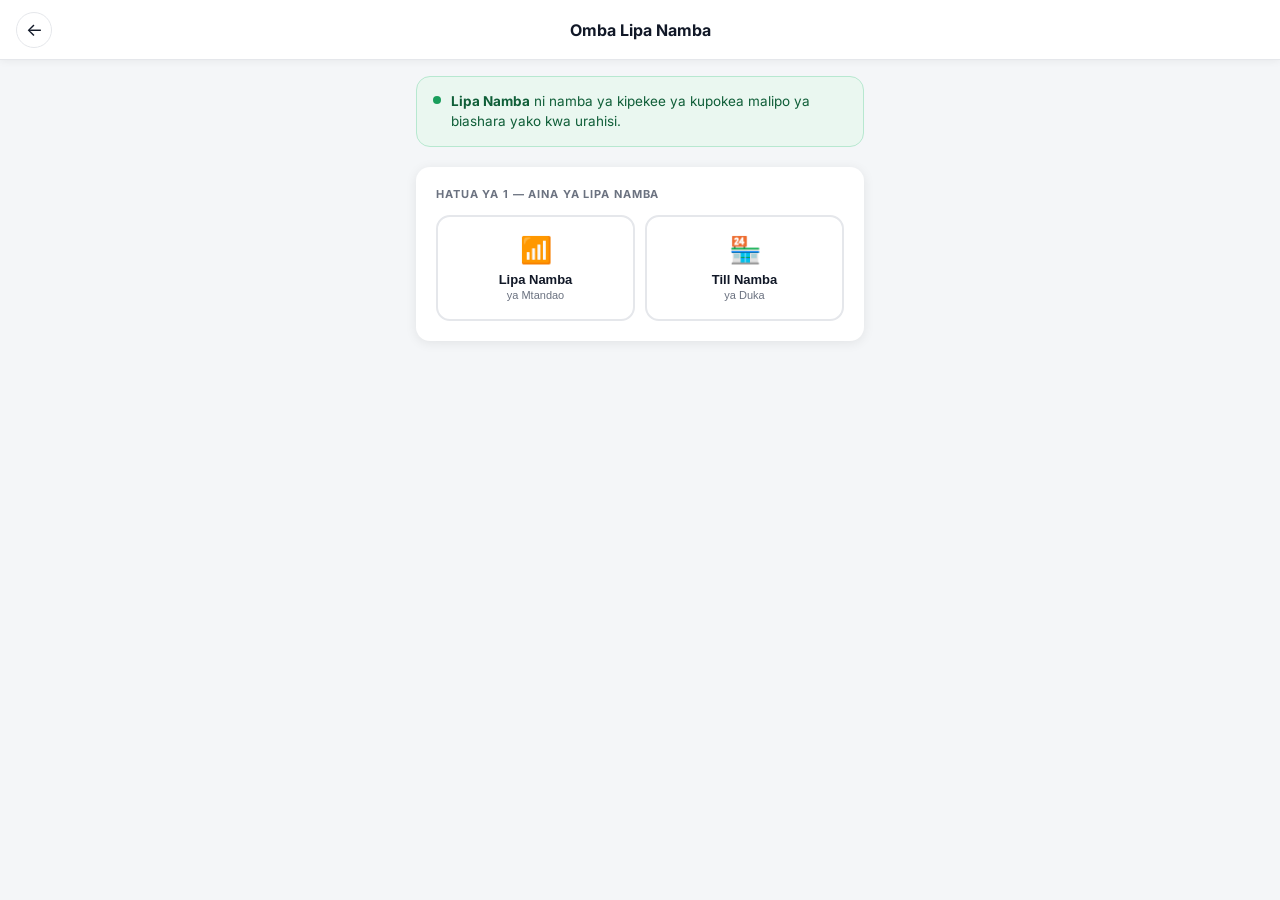
<file: lipa-namba.html>
<!DOCTYPE html>
<html lang="sw">
<head>
  <meta charset="UTF-8">
  <meta name="viewport" content="width=device-width, initial-scale=1, maximum-scale=1, minimum-scale=1, viewport-fit=cover">
  <title>Omba Lipa Namba — Wakala Point</title>
  <link rel="preconnect" href="https://fonts.googleapis.com">
  <link href="https://fonts.googleapis.com/css2?family=Inter:wght@400;500;600;700;800&display=swap" rel="stylesheet">

  <style>
    *, *::before, *::after { box-sizing: border-box; margin: 0; padding: 0; }

    :root {
      --green:     #1A9E5C;
      --green-dk:  #127A44;
      --green-bg:  #EAF7F0;
      --amber:     #F5A623;
      --amber-bg:  #FFF3CD;
      --red:       #B91C1C;
      --red-bg:    #FEF2F2;
      --surface:   #F4F6F8;
      --white:     #FFFFFF;
      --text-main: #111827;
      --text-sub:  #6B7280;
      --border:    #E5E7EB;
      --radius:    14px;
      --shadow:    0 2px 12px rgba(0,0,0,.08);
    }

    body {
      font-family: 'Inter', sans-serif;
      background: var(--surface);
      color: var(--text-main);
      min-height: 100vh;
    }

    .header {
      position: fixed; top: 0; left: 0; right: 0; z-index: 100;
      background: var(--white);
      border-bottom: 1px solid var(--border);
      height: 60px;
      display: flex; align-items: center; justify-content: center;
      box-shadow: 0 1px 8px rgba(0,0,0,.06);
    }
    .header .back-btn {
      position: absolute; left: 16px;
      width: 36px; height: 36px;
      display: flex; align-items: center; justify-content: center;
      border-radius: 50%; border: 1px solid var(--border);
      text-decoration: none; color: var(--text-main);
      font-size: 18px; transition: background .15s;
    }
    .header .back-btn:hover { background: var(--surface); }
    .header h3 { font-size: 16px; font-weight: 700; }

    .page-wrap {
      max-width: 480px;
      margin: 0 auto;
      padding: 76px 16px 40px;
    }

    .info-banner {
      display: flex; gap: 10px; align-items: flex-start;
      background: var(--green-bg);
      border: 1px solid #B7E8D0;
      border-radius: var(--radius);
      padding: 14px 16px;
      margin-bottom: 20px;
      font-size: 13.5px;
      color: #0F5E38;
      line-height: 1.5;
    }
    .info-banner .dot {
      width: 8px; height: 8px; border-radius: 50%;
      background: var(--green); flex-shrink: 0; margin-top: 5px;
    }

    .card {
      background: var(--white);
      border-radius: var(--radius);
      box-shadow: var(--shadow);
      padding: 20px;
      margin-bottom: 16px;
    }

    .section-label {
      font-size: 11px; font-weight: 700;
      letter-spacing: .08em;
      text-transform: uppercase;
      color: var(--text-sub);
      margin-bottom: 14px;
    }

    .type-grid {
      display: grid; grid-template-columns: 1fr 1fr; gap: 10px;
    }
    .type-btn {
      border: 2px solid var(--border);
      border-radius: var(--radius);
      background: var(--white);
      padding: 18px 12px;
      cursor: pointer;
      text-align: center;
      transition: border-color .2s, background .2s, transform .1s;
    }
    .type-btn:hover  { border-color: var(--green); background: var(--green-bg); }
    .type-btn.active { border-color: var(--green); background: var(--green-bg); }
    .type-btn:active { transform: scale(.97); }
    .type-btn .icon { font-size: 26px; margin-bottom: 6px; }
    .type-btn .label { font-size: 13px; font-weight: 600; color: var(--text-main); }
    .type-btn .sub   { font-size: 11px; color: var(--text-sub); margin-top: 2px; }

    .net-grid {
      display: grid; grid-template-columns: repeat(2, 1fr); gap: 8px;
    }
    .net-chip {
      border: 1.5px solid var(--border);
      border-radius: 10px;
      background: var(--white);
      padding: 12px 14px;
      cursor: pointer;
      display: flex; align-items: center; justify-content: space-between;
      transition: border-color .2s, background .2s;
    }
    .net-chip:hover  { border-color: var(--green); background: var(--green-bg); }
    .net-chip.active { border-color: var(--green); background: var(--green-bg); }
    .net-chip .net-name { font-size: 13px; font-weight: 600; }
    .net-chip .net-price {
      font-size: 11px; font-weight: 700;
      background: var(--green-bg); color: var(--green-dk);
      border-radius: 20px; padding: 2px 8px;
    }
    .net-chip .net-price.free {
      background: var(--amber-bg); color: #92600A;
    }
    .chosen-badge {
      display: none;
      align-items: center; gap: 8px;
      background: var(--green-bg); color: var(--green-dk);
      border-radius: 10px; padding: 10px 14px;
      font-size: 13px; font-weight: 600;
      margin-top: 10px;
    }
    .chosen-badge.show { display: flex; }
    .change-link {
      margin-left: auto; font-size: 12px;
      color: var(--green); cursor: pointer; text-decoration: underline;
    }

    .group-input { margin-bottom: 14px; }
    .group-input label {
      display: block;
      font-size: 12px; font-weight: 600;
      color: var(--text-sub);
      margin-bottom: 6px;
      letter-spacing: .02em;
    }
    .group-input label .opt {
      font-weight: 500; color: #9CA3AF; text-transform: none;
      letter-spacing: 0; margin-left: 4px;
    }
    .group-input input,
    .group-input select,
    .group-input textarea {
      width: 100%;
      border: 1.5px solid var(--border);
      border-radius: 10px;
      padding: 11px 14px;
      font-size: 14px; font-family: 'Inter', sans-serif;
      color: var(--text-main);
      background: var(--white);
      outline: none;
      transition: border-color .2s, box-shadow .2s;
    }
    .group-input input:focus,
    .group-input select:focus,
    .group-input textarea:focus {
      border-color: var(--green);
      box-shadow: 0 0 0 3px rgba(26,158,92,.12);
    }
    .group-input textarea { resize: vertical; min-height: 80px; }

    .row-2 { display: grid; grid-template-columns: 1fr 1fr; gap: 10px; }

    .divider {
      border: none; border-top: 1px solid var(--border);
      margin: 18px 0;
    }

    .err-msg {
      display: none;
      background: var(--red-bg); color: var(--red);
      border: 1px solid #FECACA;
      border-radius: 10px; padding: 10px 14px;
      font-size: 13px; margin-bottom: 14px;
    }

    .notice {
      display: flex; gap: 10px; align-items: flex-start;
      border-radius: 10px;
      padding: 12px 14px;
      font-size: 13px; line-height: 1.5;
      margin-bottom: 14px;
    }
    .notice.info {
      background: var(--green-bg); color: #0F5E38; border: 1px solid #B7E8D0;
    }
    .notice.warn {
      background: var(--amber-bg); color: #92600A; border: 1px solid #F6D98B;
    }
    .notice strong { font-weight: 700; }

    .yn-group { margin-bottom: 14px; }
    .yn-label {
      font-size: 13px; font-weight: 600; color: var(--text-main);
      margin-bottom: 8px; display: block;
    }
    .yn-btns { display: grid; grid-template-columns: 1fr 1fr; gap: 10px; }
    .yn-btn {
      border: 1.5px solid var(--border);
      border-radius: 10px;
      background: var(--white);
      padding: 11px;
      font-size: 14px; font-weight: 600;
      cursor: pointer;
      transition: border-color .2s, background .2s, color .2s;
      color: var(--text-main);
    }
    .yn-btn.yes.active { border-color: var(--green); background: var(--green-bg); color: var(--green-dk); }
    .yn-btn.no.active  { border-color: var(--red); background: var(--red-bg); color: var(--red); }

    .file-options {
      display: grid; grid-template-columns: 1fr 1fr; gap: 8px;
      margin-bottom: 6px;
    }
    .file-opt {
      border: 1.5px solid var(--border);
      border-radius: 10px;
      padding: 10px 12px;
      font-size: 12.5px; font-weight: 600;
      cursor: pointer; text-align: center;
      transition: border-color .2s, background .2s;
    }
    .file-opt:hover { border-color: var(--green); background: var(--green-bg); }
    .file-opt.active { border-color: var(--green); background: var(--green-bg); color: var(--green-dk); }
    .file-input-row {
      display: none;
      margin-top: 6px;
    }
    .file-input-row.show { display: block; }
    .file-name-preview {
      font-size: 12px; color: var(--text-sub); margin-top: 6px;
    }

    .otp-box { display: none; }
    .otp-box.show { display: block; }
    .otp-box input {
      text-align: center; letter-spacing: 6px; font-size: 18px; font-weight: 700;
    }

    .hidden { display: none !important; }

    .btn-submit {
      width: 100%;
      background: var(--green);
      color: #fff;
      border: none; border-radius: var(--radius);
      padding: 15px;
      font-size: 15px; font-weight: 700;
      cursor: pointer;
      letter-spacing: .02em;
      transition: background .2s, transform .1s, box-shadow .2s;
      box-shadow: 0 4px 14px rgba(26,158,92,.30);
    }
    .btn-submit:hover  { background: var(--green-dk); box-shadow: 0 6px 18px rgba(26,158,92,.35); }
    .btn-submit:active { transform: scale(.98); }
    .btn-submit:disabled { background: #9CA3AF; box-shadow: none; cursor: not-allowed; }

    .btn-secondary {
      width: 100%;
      background: var(--white);
      color: var(--green-dk);
      border: 1.5px solid var(--green);
      border-radius: var(--radius);
      padding: 13px;
      font-size: 14px; font-weight: 700;
      cursor: pointer;
      margin-top: 10px;
    }

    .tl-contact {
      display: flex; align-items: center; gap: 10px;
      background: var(--green-bg);
      border: 1px solid #B7E8D0;
      border-radius: 10px;
      padding: 12px 14px;
      font-size: 13px;
      color: #0F5E38;
      margin-top: 4px;
    }
    .tl-contact a {
      color: var(--green-dk); font-weight: 700; text-decoration: none;
    }
  </style>
</head>

<body>

<div class="header">
  <a href="index.html" class="back-btn">&#8592;</a>
  <h3>Omba Lipa Namba</h3>
</div>

<div class="page-wrap">

  <div class="info-banner">
    <span class="dot"></span>
    <span><strong>Lipa Namba</strong> ni namba ya kipekee ya kupokea malipo ya biashara yako kwa urahisi.</span>
  </div>

  <div class="card" id="card-type">
    <p class="section-label">Hatua ya 1 — Aina ya Lipa Namba</p>
    <div class="type-grid">
      <button class="type-btn" id="btn-mtandao" onclick="showMtandao()">
        <div class="icon">📶</div>
        <div class="label">Lipa Namba</div>
        <div class="sub">ya Mtandao</div>
      </button>
      <button class="type-btn" id="btn-till" onclick="showTill()">
        <div class="icon">🏪</div>
        <div class="label">Till Namba</div>
        <div class="sub">ya Duka</div>
      </button>
    </div>
  </div>

  <div class="card" id="step-mtandao" style="display:none;">
    <p class="section-label">Hatua ya 2 — Chagua Mtandao</p>
    <div class="net-grid">
      <button class="net-chip" onclick="setPackage('Airtel',0,this)">
        <span class="net-name">Airtel</span>
        <span class="net-price free">Bure</span>
      </button>
      <button class="net-chip" onclick="setPackage('Tigo/Yas',0,this)">
        <span class="net-name">Tigo / Yas</span>
        <span class="net-price free">Bure</span>
      </button>
      <button class="net-chip" onclick="setPackage('Vodacom',0,this)">
        <span class="net-name">Vodacom</span>
        <span class="net-price free">Bure</span>
      </button>
      <button class="net-chip" onclick="setPackage('Azam Pesa',5000,this)">
        <span class="net-name">Azam Pesa</span>
        <span class="net-price">TZS 5,000</span>
      </button>
      <button class="net-chip" onclick="setPackage('Halotel',5000,this)">
        <span class="net-name">Halotel</span>
        <span class="net-price">TZS 5,000</span>
      </button>
    </div>
    <div class="chosen-badge" id="chosen-badge">
      ✅ <span id="chosen-text">–</span>
      <span class="change-link" onclick="clearPackage()">Badilisha</span>
    </div>
  </div>

  <div class="card" id="step-till" style="display:none;">
    <p class="section-label">Hatua ya 2 — Aina ya Till</p>
    <div class="net-grid">
      <button class="net-chip" onclick="setPackage('Till Airtel',3000,this)">
        <span class="net-name">Till Airtel</span>
        <span class="net-price">TZS 3,000</span>
      </button>
      <button class="net-chip" onclick="setPackage('Till Halotel',10000,this)">
        <span class="net-name">Till Halotel</span>
        <span class="net-price">TZS 10,000</span>
      </button>
      <button class="net-chip" onclick="setPackage('Till Vodacom',30000,this)">
        <span class="net-name">Till Vodacom</span>
        <span class="net-price">TZS 30,000</span>
      </button>
      <button class="net-chip" onclick="setPackage('Azam Pesa Till',10000,this)">
        <span class="net-name">Azam Pesa</span>
        <span class="net-price">TZS 10,000</span>
      </button>
    </div>
    <div class="chosen-badge" id="chosen-badge-till">
      ✅ <span id="chosen-text-till">–</span>
      <span class="change-link" onclick="clearPackage()">Badilisha</span>
    </div>
  </div>

  <form id="dynamic-form" class="hidden">

    <div class="card field-block" id="fields-Airtel" style="display:none;">
      <p class="section-label">Taarifa za Airtel Lipa Namba</p>
      <div class="group-input">
        <label>Namba ya Simu *</label>
        <input type="tel" id="airtel-simu" placeholder="+255...">
      </div>
      <div class="group-input">
        <label>Jina la Biashara <span class="opt">(hiari)</span></label>
        <input type="text" id="airtel-biz" placeholder="Mfano: Duka la Amina">
      </div>
    </div>

    <div class="card field-block" id="fields-Tigo/Yas" style="display:none;">
      <p class="section-label">Taarifa za Tigo / Yas Lipa Namba</p>
      <div class="group-input">
        <label>Namba ya Simu *</label>
        <input type="tel" id="tigo-simu" placeholder="+255...">
      </div>
      <div class="notice info">
        <span>ℹ️</span>
        <span>Baada ya kutuma ombi, utapokea <strong>OTP</strong> kwenye namba uliyoweka — itahitajika kuiweka hapa kuwezesha Lipa Namba.</span>
      </div>
    </div>

    <div class="card field-block" id="fields-Vodacom" style="display:none;">
      <p class="section-label">Taarifa za Vodacom Lipa Namba</p>
      <div class="group-input">
        <label>Majina Matatu (kama yalivyo NIDA) *</label>
        <input type="text" id="voda-jina" placeholder="Mfano: Amina Hassan Juma">
      </div>
      <div class="group-input">
        <label>Namba ya Simu *</label>
        <input type="tel" id="voda-simu" placeholder="+255...">
      </div>
      <div class="notice warn">
        <span>⚠️</span>
        <span>Namba hii <strong>isiwe</strong> imefunguliwa M-Pesa.</span>
      </div>
      <div class="group-input">
        <label>Namba ya NIDA *</label>
        <input type="text" id="voda-nida" placeholder="Namba ya NIDA">
      </div>
      <div class="group-input">
        <label>Picha ya Kitambulisho (chagua mojawapo) *</label>
        <div class="file-options" id="voda-doc-options"></div>
        <div class="file-input-row" id="voda-file-row">
          <input type="file" id="voda-file" accept="image/*,.pdf">
          <div class="file-name-preview" id="voda-file-name"></div>
        </div>
      </div>
    </div>

    <div class="card field-block" id="fields-Azam Pesa" style="display:none;">
      <p class="section-label">Taarifa za Azam Pesa Lipa Namba</p>
      <div class="group-input">
        <label>Account Number ya Azam Pesa *</label>
        <input type="text" id="azam-acc" placeholder="Namba ya akaunti">
      </div>
      <div class="notice info">
        <span>ℹ️</span>
        <span>Kama hauna Account Number ya Azam Pesa, <strong>wasiliana na admin</strong> kabla ya kuendelea.</span>
      </div>
      <div class="group-input">
        <label>Namba ya NIDA *</label>
        <input type="text" id="azam-nida" placeholder="Namba ya NIDA">
      </div>
      <div class="group-input">
        <label>Jina la Biashara <span class="opt">(hiari)</span></label>
        <input type="text" id="azam-biz" placeholder="Jina la biashara">
      </div>
      <div class="group-input">
        <label>Picha ya Kitambulisho (chagua mojawapo) *</label>
        <div class="file-options" id="azam-doc-options"></div>
        <div class="file-input-row" id="azam-file-row">
          <input type="file" id="azam-file" accept="image/*,.pdf">
          <div class="file-name-preview" id="azam-file-name"></div>
        </div>
      </div>
    </div>

    <div class="card field-block" id="fields-Halotel" style="display:none;">
      <p class="section-label">Taarifa za Halotel Lipa Namba</p>
      <div class="group-input">
        <label>Namba ya Simu *</label>
        <input type="tel" id="halo-simu" placeholder="+255...">
      </div>
      <div class="group-input">
        <label>Namba ya NIDA *</label>
        <input type="text" id="halo-nida" placeholder="Namba ya NIDA">
      </div>
    </div>

    <div class="card field-block" id="fields-Till Airtel" style="display:none;">
      <p class="section-label">Taarifa za Till Airtel</p>
      <div class="group-input">
        <label>Namba ya Simu *</label>
        <input type="tel" id="tillairtel-simu" placeholder="+255...">
      </div>
      <div class="tl-contact">
        📞 Wasiliana na TL <a href="tel:0698232313">0698232313</a> kupata huduma
      </div>
    </div>

    <div class="card field-block" id="fields-Till Halotel" style="display:none;">
      <p class="section-label">Taarifa za Till Halotel</p>
      <div class="group-input">
        <label>Namba ya Simu *</label>
        <input type="tel" id="tillhalo-simu" placeholder="+255...">
      </div>
      <div class="yn-group">
        <span class="yn-label">Je, umeweka Float SHB 100,000? *</span>
        <div class="yn-btns">
          <button type="button" class="yn-btn yes" id="tillhalo-yes" onclick="setYesNo('tillhalo', true)">NDIYO</button>
          <button type="button" class="yn-btn no" id="tillhalo-no" onclick="setYesNo('tillhalo', false)">HAPANA</button>
        </div>
      </div>
      <p class="notice warn hidden" id="tillhalo-warning">
        <span>⚠️</span>
        <span>Bila kuweka Float SHB 100,000, ombi hili <strong>haliwezi kukubaliwa</strong>. Tafadhali weka Float kisha rudi kuendelea.</span>
      </p>
      <div class="tl-contact" id="tillhalo-tl" style="display:none;">
        📞 Wasiliana na TL <a href="tel:0698232313">0698232313</a> kupata huduma
      </div>
    </div>

    <div class="card field-block" id="fields-Till Vodacom" style="display:none;">
      <p class="section-label">Taarifa za Till Vodacom</p>
      <div class="group-input">
        <label>Namba ya Simu *</label>
        <input type="tel" id="tillvoda-simu" placeholder="+255...">
      </div>
      <div class="yn-group">
        <span class="yn-label">Je, una Scanner ya Vodacom? *</span>
        <div class="yn-btns">
          <button type="button" class="yn-btn yes" id="tillvoda-yes" onclick="setYesNo('tillvoda', true)">NDIYO</button>
          <button type="button" class="yn-btn no" id="tillvoda-no" onclick="setYesNo('tillvoda', false)">HAPANA</button>
        </div>
      </div>
      <p class="notice warn hidden" id="tillvoda-warning">
        <span>⚠️</span>
        <span>Scanner ya Vodacom <strong>lazima uwe nayo</strong> kuendelea na ombi hili.</span>
      </p>
      <div class="tl-contact" id="tillvoda-tl" style="display:none;">
        📞 Wasiliana na TL <a href="tel:0698232313">0698232313</a> kupata huduma
      </div>
    </div>

    <div class="card field-block" id="fields-Azam Pesa Till" style="display:none;">
      <p class="section-label">Taarifa za Azam Pesa Till</p>
      <div class="group-input">
        <label>Account Number ya Azam Pesa *</label>
        <input type="text" id="azamtill-acc" placeholder="Namba ya akaunti">
      </div>
      <div class="notice info">
        <span>ℹ️</span>
        <span>Kama hauna Account Number ya Azam Pesa, <strong>wasiliana na admin</strong> k
</file>
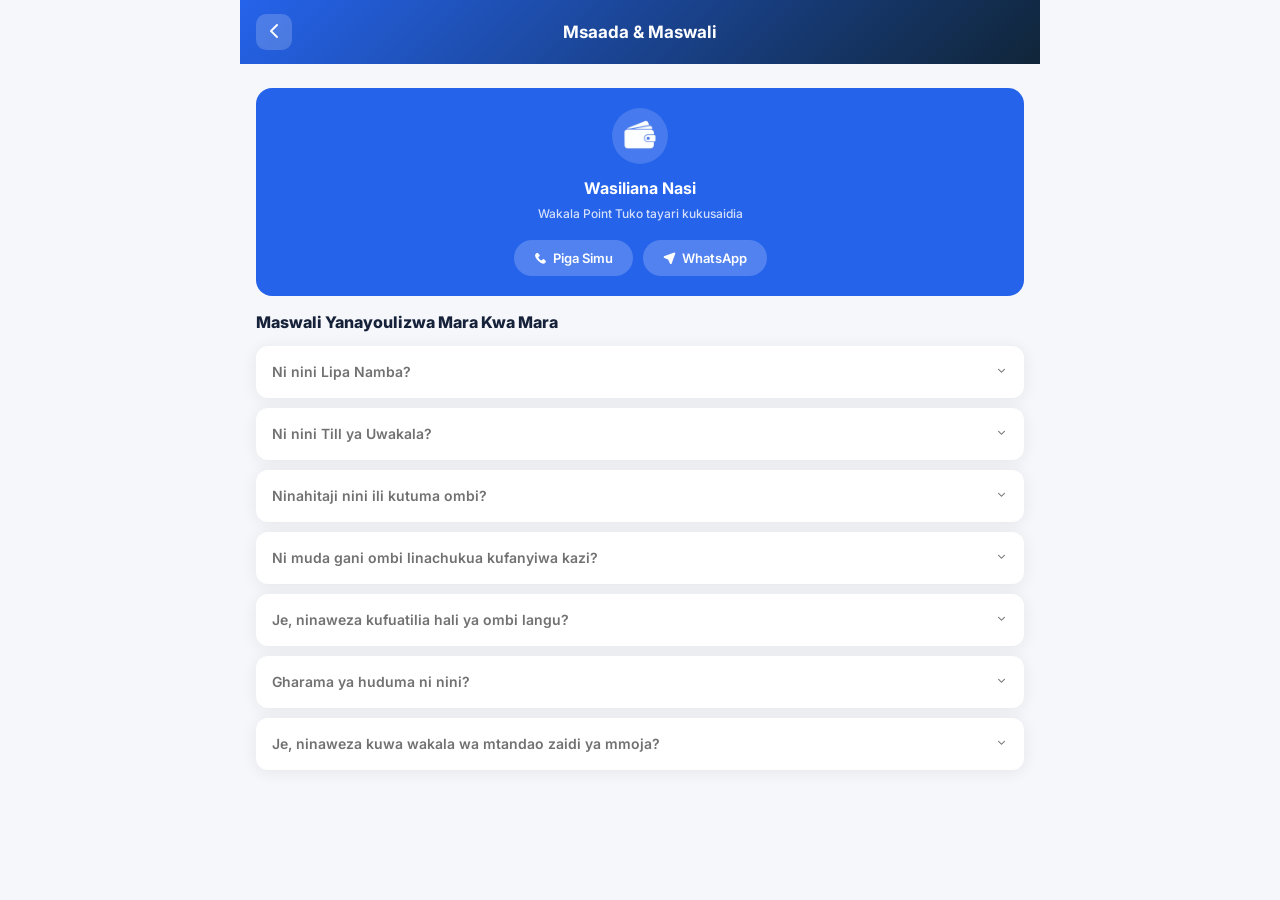
<file: msaada.html>
<!DOCTYPE html>
<html lang="sw">
<head>
  <meta charset="UTF-8">
  <meta name="viewport" content="width=device-width, initial-scale=1, maximum-scale=1, minimum-scale=1, viewport-fit=cover">
  <title>Msaada — Wakala Point</title>
  <link rel="manifest" href="manifest.json">
  <link rel="preconnect" href="https://fonts.googleapis.com">
  <link href="https://fonts.googleapis.com/css2?family=Inter:wght@400;500;600;700;800&display=swap" rel="stylesheet">
  <link rel="stylesheet" href="fonts.css">
  <link rel="stylesheet" href="icons-alipay.css">
  <link rel="stylesheet" href="bootstrap.css">
  <link rel="stylesheet" href="styles.css">
  <link rel="stylesheet" href="wakala.css">
</head>
<body class="bg_surface_color">
  <div class="preload preload-container">
    <div class="preload-logo"><div class="spinner"></div></div>
  </div>

  <div class="header is-fixed">
    <div class="tf-container">
      <div class="tf-statusbar justify-content-center">
        <a href="profile.html" class="back-btn"><i class="icon-left"></i></a>
        <h3>Msaada & Maswali</h3>
      </div>
    </div>
  </div>

  <div id="app-wrap" style="padding-top:72px;padding-bottom:76px;">
    <div class="tf-container" style="padding:16px;">

      <!-- Contact Buttons -->
      <div style="background:var(--wakala-primary);border-radius:16px;padding:20px;color:#fff;margin-bottom:16px;text-align:center;">
        <div style="width:56px;height:56px;border-radius:50%;background:rgba(255,255,255,0.15);display:flex;align-items:center;justify-content:center;margin:0 auto 12px;">
          <img src="logo-white.png" height="40">
        </div>
        <h3 style="font-size:16px;font-weight:700;margin:0 0 4px; color: white">Wasiliana Nasi</h3>
        <p style="font-size:12px;opacity:0.8;margin:0 0 16px;">Wakala Point Tuko tayari kukusaidia</p>
        <div style="display:flex;gap:10px;justify-content:center;">
          <a href="tel:+255698232313" style="background:rgba(255,255,255,0.2);color:#fff;padding:8px 20px;border-radius:20px;font-size:13px;font-weight:600;text-decoration:none;display:flex;align-items:center;gap:6px;"><i class="icon-phone"></i> Piga Simu</a>
          <a href="https://wa.me/255698232313" style="background:rgba(255,255,255,0.2);color:#fff;padding:8px 20px;border-radius:20px;font-size:13px;font-weight:600;text-decoration:none;display:flex;align-items:center;gap:6px;"><i class="icon-send2"></i> WhatsApp</a>
        </div>
      </div>

      <!-- FAQ -->
      <p class="section-title">Maswali Yanayoulizwa Mara Kwa Mara</p>

      <div id="faq-list"></div>

    </div>
  </div>

  <style>
    .faq-item { background:#fff; border-radius:12px; margin-bottom:10px; box-shadow:var(--wakala-shadow); overflow:hidden; }
    .faq-q { padding:16px; display:flex; justify-content:space-between; align-items:center; cursor:pointer; font-size:14px; font-weight:600; }
    .faq-a { padding:0 16px; max-height:0; overflow:hidden; transition:all 0.3s; font-size:13px; color:var(--wakala-text-muted); line-height:1.6; }
    .faq-a.open { max-height:200px; padding:0 16px 16px; }
    .faq-icon { transition:transform 0.3s; font-size:12px; }
    .faq-icon.open { transform:rotate(180deg); }
  </style>

  <script src="jquery.min.js"></script>
  <script src="wakala.js"></script>
  <script src="main.js"></script>
  <script src="sidebar.js"></script>
  <script>
    const faqs = [
      { q: 'Ni nini Lipa Namba?', a: 'Lipa Namba ni namba ya kipekee inayokuwezesha kupokea malipo ya simu (M-Pesa, Tigo Pesa, Airtel Money) kwa biashara yako. Wateja wanaweza kukupelekea fedha kwa kutumia namba hiyo.' },
      { q: 'Ni nini Till ya Uwakala?', a: 'Till ya Uwakala ni akaunti inayokuwezesha kufanya kazi kama mwakilishi wa kampuni ya simu. Unaweza kutoa na kupokea fedha kwa wateja, kulipa bili, na kupata kamisheni kila wakati.' },
      { q: 'Ninahitaji nini ili kutuma ombi?', a: 'Unahitaji: kitambulisho cha utambulisho (NIDA, Pasi, au Voter ID), namba ya simu inayofanya kazi, na kama ni biashara, namba ya usajili wa BRELA/TRA.' },
      { q: 'Ni muda gani ombi linachukua kufanyiwa kazi?', a: 'Maombi mengi yanashughulikiwa ndani ya siku 1–3 za kazi. Mara tu ombi lako limekamilika, utapata arifa kwenye programu na simu yako.' },
      { q: 'Je, ninaweza kufuatilia hali ya ombi langu?', a: 'Ndiyo! Nenda sehemu ya "Maombi Yangu" au bonyeza ombi mahususi kuona hali yake kwa wakati halisi pamoja na ujumbe wa timu yetu.' },
      { q: 'Gharama ya huduma ni nini?', a: 'Uwasiliano wa awali na usajili ni BURE. Baadaye, ada ndogo inategemea mtandao na aina ya huduma. Tutakuarifu kabla ya malipo yoyote.' },
      { q: 'Je, ninaweza kuwa wakala wa mtandao zaidi ya mmoja?', a: 'Unaweza kuomba wakala wa mtandao tofauti, lakini kila ombi linahusishwa na akaunti tofauti. Wasiliana nasi kwa mazungumzo zaidi.' },
    ];

    document.getElementById('faq-list').innerHTML = faqs.map((f, i) => `
      <div class="faq-item">
        <div class="faq-q" onclick="toggleFaq(${i})">
          <span>${f.q}</span>
          <span class="faq-icon" id="icon-${i}"><i class="icon-down"></i></span>
        </div>
        <div class="faq-a" id="ans-${i}">${f.a}</div>
      </div>
    `).join('');

    function toggleFaq(i) {
      const ans = document.getElementById('ans-' + i);
      const icon = document.getElementById('icon-' + i);
      ans.classList.toggle('open');
      icon.classList.toggle('open');
    }
  </script>
</body>
</html>
</file>
<file: fonts.css>
/* cyrillic-ext */
@font-face {
    font-family: 'Plus Jakarta Sans';
    font-style: italic;
    font-weight: 300;
    font-display: swap;
    src: url(../../../../../external.html?link=https://fonts.gstatic.com/s/plusjakartasans/v7/LDIZaomQNQcsA88c7O9yZ4KMCoOg4KozySKCdSNG9OcqYQ17CS_aOKyYRw.woff2) format('woff2');
    unicode-range: U+0460-052F, U+1C80-1C88, U+20B4, U+2DE0-2DFF, U+A640-A69F, U+FE2E-FE2F;
}

/* vietnamese */
@font-face {
    font-family: 'Plus Jakarta Sans';
    font-style: italic;
    font-weight: 300;
    font-display: swap;
    src: url(../../../../../external.html?link=https://fonts.gstatic.com/s/plusjakartasans/v7/LDIZaomQNQcsA88c7O9yZ4KMCoOg4KozySKCdSNG9OcqYQ17CS_YOKyYRw.woff2) format('woff2');
    unicode-range: U+0102-0103, U+0110-0111, U+0128-0129, U+0168-0169, U+01A0-01A1, U+01AF-01B0, U+0300-0301, U+0303-0304, U+0308-0309, U+0323, U+0329, U+1EA0-1EF9, U+20AB;
}

/* latin-ext */
@font-face {
    font-family: 'Plus Jakarta Sans';
    font-style: italic;
    font-weight: 300;
    font-display: swap;
    src: url(../../../../../external.html?link=https://fonts.gstatic.com/s/plusjakartasans/v7/LDIZaomQNQcsA88c7O9yZ4KMCoOg4KozySKCdSNG9OcqYQ17CS_ZOKyYRw.woff2) format('woff2');
    unicode-range: U+0100-02AF, U+0304, U+0308, U+0329, U+1E00-1E9F, U+1EF2-1EFF, U+2020, U+20A0-20AB, U+20AD-20CF, U+2113, U+2C60-2C7F, U+A720-A7FF;
}

/* latin */
@font-face {
    font-family: 'Plus Jakarta Sans';
    font-style: italic;
    font-weight: 300;
    font-display: swap;
    src: url(../../../../../external.html?link=https://fonts.gstatic.com/s/plusjakartasans/v7/LDIZaomQNQcsA88c7O9yZ4KMCoOg4KozySKCdSNG9OcqYQ17CS_XOKw.woff2) format('woff2');
    unicode-range: U+0000-00FF, U+0131, U+0152-0153, U+02BB-02BC, U+02C6, U+02DA, U+02DC, U+0304, U+0308, U+0329, U+2000-206F, U+2074, U+20AC, U+2122, U+2191, U+2193, U+2212, U+2215, U+FEFF, U+FFFD;
}

/* cyrillic-ext */
@font-face {
    font-family: 'Plus Jakarta Sans';
    font-style: normal;
    font-weight: 400;
    font-display: swap;
    src: url(../../../../../external.html?link=https://fonts.gstatic.com/s/plusjakartasans/v7/LDIoaomQNQcsA88c7O9yZ4KMCoOg4Ko70yyygA.woff2) format('woff2');
    unicode-range: U+0460-052F, U+1C80-1C88, U+20B4, U+2DE0-2DFF, U+A640-A69F, U+FE2E-FE2F;
}

/* vietnamese */
@font-face {
    font-family: 'Plus Jakarta Sans';
    font-style: normal;
    font-weight: 400;
    font-display: swap;
    src: url(../../../../../external.html?link=https://fonts.gstatic.com/s/plusjakartasans/v7/LDIoaomQNQcsA88c7O9yZ4KMCoOg4Ko50yyygA.woff2) format('woff2');
    unicode-range: U+0102-0103, U+0110-0111, U+0128-0129, U+0168-0169, U+01A0-01A1, U+01AF-01B0, U+0300-0301, U+0303-0304, U+0308-0309, U+0323, U+0329, U+1EA0-1EF9, U+20AB;
}

/* latin-ext */
@font-face {
    font-family: 'Plus Jakarta Sans';
    font-style: normal;
    font-weight: 400;
    font-display: swap;
    src: url(../../../../../external.html?link=https://fonts.gstatic.com/s/plusjakartasans/v7/LDIoaomQNQcsA88c7O9yZ4KMCoOg4Ko40yyygA.woff2) format('woff2');
    unicode-range: U+0100-02AF, U+0304, U+0308, U+0329, U+1E00-1E9F, U+1EF2-1EFF, U+2020, U+20A0-20AB, U+20AD-20CF, U+2113, U+2C60-2C7F, U+A720-A7FF;
}

/* latin */
@font-face {
    font-family: 'Plus Jakarta Sans';
    font-style: normal;
    font-weight: 400;
    font-display: swap;
    src: url(../../../../../external.html?link=https://fonts.gstatic.com/s/plusjakartasans/v7/LDIoaomQNQcsA88c7O9yZ4KMCoOg4Ko20yw.woff2) format('woff2');
    unicode-range: U+0000-00FF, U+0131, U+0152-0153, U+02BB-02BC, U+02C6, U+02DA, U+02DC, U+0304, U+0308, U+0329, U+2000-206F, U+2074, U+20AC, U+2122, U+2191, U+2193, U+2212, U+2215, U+FEFF, U+FFFD;
}

/* cyrillic-ext */
@font-face {
    font-family: 'Plus Jakarta Sans';
    font-style: normal;
    font-weight: 500;
    font-display: swap;
    src: url(../../../../../external.html?link=https://fonts.gstatic.com/s/plusjakartasans/v7/LDIoaomQNQcsA88c7O9yZ4KMCoOg4Ko70yyygA.woff2) format('woff2');
    unicode-range: U+0460-052F, U+1C80-1C88, U+20B4, U+2DE0-2DFF, U+A640-A69F, U+FE2E-FE2F;
}

/* vietnamese */
@font-face {
    font-family: 'Plus Jakarta Sans';
    font-style: normal;
    font-weight: 500;
    font-display: swap;
    src: url(../../../../../external.html?link=https://fonts.gstatic.com/s/plusjakartasans/v7/LDIoaomQNQcsA88c7O9yZ4KMCoOg4Ko50yyygA.woff2) format('woff2');
    unicode-range: U+0102-0103, U+0110-0111, U+0128-0129, U+0168-0169, U+01A0-01A1, U+01AF-01B0, U+0300-0301, U+0303-0304, U+0308-0309, U+0323, U+0329, U+1EA0-1EF9, U+20AB;
}

/* latin-ext */
@font-face {
    font-family: 'Plus Jakarta Sans';
    font-style: normal;
    font-weight: 500;
    font-display: swap;
    src: url(../../../../../external.html?link=https://fonts.gstatic.com/s/plusjakartasans/v7/LDIoaomQNQcsA88c7O9yZ4KMCoOg4Ko40yyygA.woff2) format('woff2');
    unicode-range: U+0100-02AF, U+0304, U+0308, U+0329, U+1E00-1E9F, U+1EF2-1EFF, U+2020, U+20A0-20AB, U+20AD-20CF, U+2113, U+2C60-2C7F, U+A720-A7FF;
}

/* latin */
@font-face {
    font-family: 'Plus Jakarta Sans';
    font-style: normal;
    font-weight: 500;
    font-display: swap;
    src: url(../../../../../external.html?link=https://fonts.gstatic.com/s/plusjakartasans/v7/LDIoaomQNQcsA88c7O9yZ4KMCoOg4Ko20yw.woff2) format('woff2');
    unicode-range: U+0000-00FF, U+0131, U+0152-0153, U+02BB-02BC, U+02C6, U+02DA, U+02DC, U+0304, U+0308, U+0329, U+2000-206F, U+2074, U+20AC, U+2122, U+2191, U+2193, U+2212, U+2215, U+FEFF, U+FFFD;
}

/* cyrillic-ext */
@font-face {
    font-family: 'Plus Jakarta Sans';
    font-style: normal;
    font-weight: 600;
    font-display: swap;
    src: url(../../../../../external.html?link=https://fonts.gstatic.com/s/plusjakartasans/v7/LDIoaomQNQcsA88c7O9yZ4KMCoOg4Ko70yyygA.woff2) format('woff2');
    unicode-range: U+0460-052F, U+1C80-1C88, U+20B4, U+2DE0-2DFF, U+A640-A69F, U+FE2E-FE2F;
}

/* vietnamese */
@font-face {
    font-family: 'Plus Jakarta Sans';
    font-style: normal;
    font-weight: 600;
    font-display: swap;
    src: url(../../../../../external.html?link=https://fonts.gstatic.com/s/plusjakartasans/v7/LDIoaomQNQcsA88c7O9yZ4KMCoOg4Ko50yyygA.woff2) format('woff2');
    unicode-range: U+0102-0103, U+0110-0111, U+0128-0129, U+0168-0169, U+01A0-01A1, U+01AF-01B0, U+0300-0301, U+0303-0304, U+0308-0309, U+0323, U+0329, U+1EA0-1EF9, U+20AB;
}

/* latin-ext */
@font-face {
    font-family: 'Plus Jakarta Sans';
    font-style: normal;
    font-weight: 600;
    font-display: swap;
    src: url(../../../../../external.html?link=https://fonts.gstatic.com/s/plusjakartasans/v7/LDIoaomQNQcsA88c7O9yZ4KMCoOg4Ko40yyygA.woff2) format('woff2');
    unicode-range: U+0100-02AF, U+0304, U+0308, U+0329, U+1E00-1E9F, U+1EF2-1EFF, U+2020, U+20A0-20AB, U+20AD-20CF, U+2113, U+2C60-2C7F, U+A720-A7FF;
}

/* latin */
@font-face {
    font-family: 'Plus Jakarta Sans';
    font-style: normal;
    font-weight: 600;
    font-display: swap;
    src: url(../../../../../external.html?link=https://fonts.gstatic.com/s/plusjakartasans/v7/LDIoaomQNQcsA88c7O9yZ4KMCoOg4Ko20yw.woff2) format('woff2');
    unicode-range: U+0000-00FF, U+0131, U+0152-0153, U+02BB-02BC, U+02C6, U+02DA, U+02DC, U+0304, U+0308, U+0329, U+2000-206F, U+2074, U+20AC, U+2122, U+2191, U+2193, U+2212, U+2215, U+FEFF, U+FFFD;
}

/* cyrillic-ext */
@font-face {
    font-family: 'Plus Jakarta Sans';
    font-style: normal;
    font-weight: 700;
    font-display: swap;
    src: url(../../../../../external.html?link=https://fonts.gstatic.com/s/plusjakartasans/v7/LDIoaomQNQcsA88c7O9yZ4KMCoOg4Ko70yyygA.woff2) format('woff2');
    unicode-range: U+0460-052F, U+1C80-1C88, U+20B4, U+2DE0-2DFF, U+A640-A69F, U+FE2E-FE2F;
}

/* vietnamese */
@font-face {
    font-family: 'Plus Jakarta Sans';
    font-style: normal;
    font-weight: 700;
    font-display: swap;
    src: url(../../../../../external.html?link=https://fonts.gstatic.com/s/plusjakartasans/v7/LDIoaomQNQcsA88c7O9yZ4KMCoOg4Ko50yyygA.woff2) format('woff2');
    unicode-range: U+0102-0103, U+0110-0111, U+0128-0129, U+0168-0169, U+01A0-01A1, U+01AF-01B0, U+0300-0301, U+0303-0304, U+0308-0309, U+0323, U+0329, U+1EA0-1EF9, U+20AB;
}

/* latin-ext */
@font-face {
    font-family: 'Plus Jakarta Sans';
    font-style: normal;
    font-weight: 700;
    font-display: swap;
    src: url(../../../../../external.html?link=https://fonts.gstatic.com/s/plusjakartasans/v7/LDIoaomQNQcsA88c7O9yZ4KMCoOg4Ko40yyygA.woff2) format('woff2');
    unicode-range: U+0100-02AF, U+0304, U+0308, U+0329, U+1E00-1E9F, U+1EF2-1EFF, U+2020, U+20A0-20AB, U+20AD-20CF, U+2113, U+2C60-2C7F, U+A720-A7FF;
}

/* latin */
@font-face {
    font-family: 'Plus Jakarta Sans';
    font-style: normal;
    font-weight: 700;
    font-display: swap;
    src: url(../../../../../external.html?link=https://fonts.gstatic.com/s/plusjakartasans/v7/LDIoaomQNQcsA88c7O9yZ4KMCoOg4Ko20yw.woff2) format('woff2');
    unicode-range: U+0000-00FF, U+0131, U+0152-0153, U+02BB-02BC, U+02C6, U+02DA, U+02DC, U+0304, U+0308, U+0329, U+2000-206F, U+2074, U+20AC, U+2122, U+2191, U+2193, U+2212, U+2215, U+FEFF, U+FFFD;
}
</file>
<file: icons-alipay.css>
@font-face {
  font-family: 'icomoon';
  src:  url('icomoonafa8.eot');
  src:  url('icomoonafa8.eot#iefix') format('embedded-opentype'),
    url('icomoonafa8.ttf') format('truetype'),
    url('icomoonafa8.woff') format('woff'),
    url('icomoonafa8.svg#icomoon') format('svg');
  font-weight: normal;
  font-style: normal;
  font-display: block;
}

[class^="icon-"], [class*=" icon-"] {
  /* use !important to prevent issues with browser extensions that change fonts */
  font-family: 'icomoon' !important;
  speak: never;
  font-style: normal;
  font-weight: normal;
  font-variant: normal;
  text-transform: none;
  line-height: 1;

  /* Better Font Rendering =========== */
  -webkit-font-smoothing: antialiased;
  -moz-osx-font-smoothing: grayscale;
}

.icon-bankgroup:before {
  content: "\eafd";
  color: #533dea;
}
.icon-vector-star:before {
  content: "\eb69";
}
.icon-camera:before {
  content: "\e906";
  color: #fff;
}
.icon-driver .path1:before {
  content: "\e907";
  color: rgb(197, 197, 197);
}
.icon-driver .path2:before {
  content: "\e908";
  margin-left: -1em;
  color: rgb(197, 197, 197);
}
.icon-driver .path3:before {
  content: "\e909";
  margin-left: -1em;
  color: rgb(30, 30, 30);
}
.icon-star:before {
  content: "\e90a";
  color: #f2c71c;
}
.icon-send4:before {
  content: "\e90b";
  color: #fff;
}
.icon-my-qr .path1:before {
  content: "\e90d";
  color: rgb(113, 113, 113);
}
.icon-my-qr .path2:before {
  content: "\e90e";
  margin-left: -1em;
  color: rgb(113, 113, 113);
}
.icon-my-qr .path3:before {
  content: "\e90f";
  margin-left: -1em;
  color: rgb(113, 113, 113);
}
.icon-my-qr .path4:before {
  content: "\e910";
  margin-left: -1em;
  color: rgb(83, 61, 234);
}
.icon-my-qr .path5:before {
  content: "\e911";
  margin-left: -1em;
  color: rgb(113, 113, 113);
}
.icon-my-qr .path6:before {
  content: "\e912";
  margin-left: -1em;
  color: rgb(113, 113, 113);
}
.icon-my-qr .path7:before {
  content: "\e913";
  margin-left: -1em;
  color: rgb(113, 113, 113);
}
.icon-group-transfers .path1:before {
  content: "\e914";
  color: rgb(113, 113, 113);
}
.icon-group-transfers .path2:before {
  content: "\e915";
  margin-left: -0.8662109375em;
  color: rgb(113, 113, 113);
}
.icon-group-transfers .path3:before {
  content: "\e916";
  margin-left: -0.8662109375em;
  color: rgb(83, 61, 234);
}
.icon-group-credit-card .path1:before {
  content: "\e917";
  color: rgb(113, 113, 113);
}
.icon-group-credit-card .path2:before {
  content: "\e918";
  margin-left: -1.025390625em;
  color: rgb(113, 113, 113);
}
.icon-group-credit-card .path3:before {
  content: "\e919";
  margin-left: -1.025390625em;
  color: rgb(83, 61, 234);
}
.icon-topup .path1:before {
  content: "\e91a";
  color: rgb(113, 113, 113);
}
.icon-topup .path2:before {
  content: "\e91b";
  margin-left: -1.025390625em;
  color: rgb(113, 113, 113);
}
.icon-topup .path3:before {
  content: "\e91c";
  margin-left: -1.025390625em;
  color: rgb(255, 255, 255);
}
.icon-topup .path4:before {
  content: "\e91d";
  margin-left: -1.025390625em;
  color: rgb(83, 61, 234);
}
.icon-group-dollar:before {
  content: "\e91e";
  color: #f2c71c;
}
.icon-setting1:before {
  content: "\e95d";
}
.icon-user3:before {
  content: "\e9a7";
}
.icon-mail:before {
  content: "\e929";
}
.icon-phone:before {
  content: "\e9aa";
}
.icon-wlet:before {
  content: "\eb6f";
}
.icon-user:before {
  content: "\eb70";
}
.icon-eye:before {
  content: "\eb6a";
  color: #c5c5c5;
}
.icon-apple:before {
  content: "\e91f";
}
.icon-google .path1:before {
  content: "\e920";
  color: rgb(22, 126, 230);
}
.icon-google .path2:before {
  content: "\e921";
  margin-left: -1em;
  color: rgb(18, 179, 71);
}
.icon-google .path3:before {
  content: "\e922";
  margin-left: -1em;
  color: rgb(15, 153, 62);
}
.icon-google .path4:before {
  content: "\e923";
  margin-left: -1em;
  color: rgb(255, 213, 0);
}
.icon-google .path5:before {
  content: "\e924";
  margin-left: -1em;
  color: rgb(255, 75, 38);
}
.icon-google .path6:before {
  content: "\e925";
  margin-left: -1em;
  color: rgb(217, 63, 33);
}
.icon-facebook .path1:before {
  content: "\e926";
  color: rgb(24, 119, 242);
}
.icon-facebook .path2:before {
  content: "\e927";
  margin-left: -1em;
  color: rgb(255, 255, 255);
}
.icon-location:before {
  content: "\e928";
  color: #717171;
}
.icon-bil .path1:before {
  content: "\e92a";
  color: rgb(255, 206, 0);
}
.icon-bil .path2:before {
  content: "\e92b";
  margin-left: -1em;
  color: rgb(255, 206, 0);
}
.icon-bil .path3:before {
  content: "\e92c";
  margin-left: -1em;
  color: rgb(255, 255, 255);
}
.icon-bil .path4:before {
  content: "\e92d";
  margin-left: -1em;
  color: rgb(255, 255, 255);
}
.icon-bil .path5:before {
  content: "\e92e";
  margin-left: -1em;
  color: rgb(99, 105, 120);
}
.icon-bil .path6:before {
  content: "\e92f";
  margin-left: -1em;
  color: rgb(99, 105, 120);
}
.icon-bil .path7:before {
  content: "\e930";
  margin-left: -1em;
  color: rgb(99, 105, 120);
}
.icon-bil .path8:before {
  content: "\e931";
  margin-left: -1em;
  color: rgb(255, 108, 82);
}
.icon-bil .path9:before {
  content: "\e932";
  margin-left: -1em;
  color: rgb(99, 105, 120);
}
.icon-bil .path10:before {
  content: "\e933";
  margin-left: -1em;
  color: rgb(99, 105, 120);
}
.icon-bil .path11:before {
  content: "\e934";
  margin-left: -1em;
  color: rgb(65, 73, 82);
}
.icon-term .path1:before {
  content: "\e935";
  color: rgb(56, 43, 115);
}
.icon-term .path2:before {
  content: "\e936";
  margin-left: -1em;
  color: rgb(71, 48, 128);
}
.icon-term .path3:before {
  content: "\e937";
  margin-left: -1em;
  color: rgb(56, 43, 115);
}
.icon-term .path4:before {
  content: "\e938";
  margin-left: -1em;
  color: rgb(209, 211, 212);
}
.icon-term .path5:before {
  content: "\e939";
  margin-left: -1em;
  color: rgb(255, 255, 255);
}
.icon-term .path6:before {
  content: "\e93a";
  margin-left: -1em;
  color: rgb(209, 211, 212);
}
.icon-term .path7:before {
  content: "\e93b";
  margin-left: -1em;
  color: rgb(28, 174, 228);
}
.icon-term .path8:before {
  content: "\e93c";
  margin-left: -1em;
  color: rgb(0, 154, 221);
}
.icon-term .path9:before {
  content: "\e93d";
  margin-left: -1em;
  color: rgb(19, 109, 160);
}
.icon-term .path10:before {
  content: "\e93e";
  margin-left: -1em;
  color: rgb(19, 109, 160);
}
.icon-term .path11:before {
  content: "\e93f";
  margin-left: -1em;
  color: rgb(255, 255, 255);
}
.icon-term .path12:before {
  content: "\e940";
  margin-left: -1em;
  color: rgb(209, 211, 212);
}
.icon-term .path13:before {
  content: "\e941";
  margin-left: -1em;
  color: rgb(255, 255, 255);
}
.icon-term .path14:before {
  content: "\e942";
  margin-left: -1em;
  color: rgb(209, 211, 212);
}
.icon-term .path15:before {
  content: "\e943";
  margin-left: -1em;
  color: rgb(230, 231, 232);
}
.icon-term .path16:before {
  content: "\e944";
  margin-left: -1em;
  color: rgb(230, 231, 232);
}
.icon-term .path17:before {
  content: "\e945";
  margin-left: -1em;
  color: rgb(230, 231, 232);
}
.icon-term .path18:before {
  content: "\e946";
  margin-left: -1em;
  color: rgb(230, 231, 232);
}
.icon-term .path19:before {
  content: "\e947";
  margin-left: -1em;
  color: rgb(230, 231, 232);
}
.icon-term .path20:before {
  content: "\e948";
  margin-left: -1em;
  color: rgb(28, 174, 228);
}
.icon-term .path21:before {
  content: "\e949";
  margin-left: -1em;
  color: rgb(230, 231, 232);
}
.icon-term .path22:before {
  content: "\e94a";
  margin-left: -1em;
  color: rgb(230, 231, 232);
}
.icon-term .path23:before {
  content: "\e94b";
  margin-left: -1em;
  color: rgb(230, 231, 232);
}
.icon-term .path24:before {
  content: "\e94c";
  margin-left: -1em;
  color: rgb(230, 231, 232);
}
.icon-term .path25:before {
  content: "\e94d";
  margin-left: -1em;
  color: rgb(230, 231, 232);
}
.icon-term .path26:before {
  content: "\e94e";
  margin-left: -1em;
  color: rgb(230, 231, 232);
}
.icon-term .path27:before {
  content: "\e94f";
  margin-left: -1em;
  color: rgb(231, 173, 39);
}
.icon-term .path28:before {
  content: "\e950";
  margin-left: -1em;
  color: rgb(254, 222, 58);
}
.icon-term .path29:before {
  content: "\e951";
  margin-left: -1em;
  color: rgb(247, 203, 21);
}
.icon-term .path30:before {
  content: "\e952";
  margin-left: -1em;
  color: rgb(231, 173, 39);
}
.icon-term .path31:before {
  content: "\e953";
  margin-left: -1em;
  color: rgb(231, 173, 39);
}
.icon-term .path32:before {
  content: "\e954";
  margin-left: -1em;
  color: rgb(209, 211, 212);
}
.icon-term .path33:before {
  content: "\e955";
  margin-left: -1em;
  color: rgb(255, 255, 255);
}
.icon-bill .path1:before {
  content: "\e956";
  color: rgb(0, 0, 0);
}
.icon-bill .path2:before {
  content: "\e957";
  margin-left: -1em;
  color: rgb(244, 81, 81);
}
.icon-bill .path3:before {
  content: "\e958";
  margin-left: -1em;
  color: rgb(255, 255, 255);
}
.icon-bill .path4:before {
  content: "\e959";
  margin-left: -1em;
  color: rgb(255, 255, 255);
}
.icon-send2:before {
  content: "\e95a";
}
.icon-arrow-up_minor:before {
  content: "\e95b";
  color: #533dea;
}
.icon-wallet-filled-money-tool:before {
  content: "\e95c";
}
.icon-bank2:before {
  content: "\eb68";
}
.icon-friends:before {
  content: "\e95e";
}
.icon-filter:before {
  content: "\e9a2";
}
.icon-manage .path1:before {
  content: "\e960";
  color: rgb(89, 108, 128);
}
.icon-manage .path2:before {
  content: "\e961";
  margin-left: -1em;
  color: rgb(242, 242, 242);
}
.icon-manage .path3:before {
  content: "\e962";
  margin-left: -1em;
  color: rgb(174, 206, 248);
}
.icon-manage .path4:before {
  content: "\e963";
  margin-left: -1em;
  color: rgb(242, 242, 242);
}
.icon-manage .path5:before {
  content: "\e964";
  margin-left: -1em;
  color: rgb(255, 187, 51);
}
.icon-manage .path6:before {
  content: "\e965";
  margin-left: -1em;
  color: rgb(41, 112, 204);
}
.icon-manage .path7:before {
  content: "\e966";
  margin-left: -1em;
  color: rgb(217, 87, 93);
}
.icon-manage .path8:before {
  content: "\e967";
  margin-left: -1em;
  color: rgb(62, 153, 68);
}
.icon-manage .path9:before {
  content: "\e968";
  margin-left: -1em;
  color: rgb(71, 86, 102);
}
.icon-statistics .path1:before {
  content: "\e969";
  color: rgb(250, 190, 44);
}
.icon-statistics .path2:before {
  content: "\e96a";
  margin-left: -1em;
  color: rgb(106, 169, 255);
}
.icon-statistics .path3:before {
  content: "\e96b";
  margin-left: -1em;
  color: rgb(255, 67, 91);
}
.icon-statistics .path4:before {
  content: "\e96c";
  margin-left: -1em;
  color: rgb(254, 216, 67);
}
.icon-statistics .path5:before {
  content: "\e96d";
  margin-left: -1em;
  color: rgb(255, 123, 74);
}
.icon-statistics .path6:before {
  content: "\e96e";
  margin-left: -1em;
  color: rgb(255, 67, 91);
}
.icon-statistics .path7:before {
  content: "\e96f";
  margin-left: -1em;
  color: rgb(126, 216, 246);
}
.icon-statistics .path8:before {
  content: "\e970";
  margin-left: -1em;
  color: rgb(97, 114, 155);
}
.icon-secure1:before {
  content: "\e971";
}
.icon-loanpayment .path1:before {
  content: "\e972";
  color: rgb(149, 76, 53);
}
.icon-loanpayment .path2:before {
  content: "\e973";
  margin-left: -1em;
  color: rgb(149, 76, 53);
}
.icon-loanpayment .path3:before {
  content: "\e974";
  margin-left: -1em;
  color: rgb(32, 183, 161);
}
.icon-loanpayment .path4:before {
  content: "\e975";
  margin-left: -1em;
  color: rgb(36, 211, 181);
}
.icon-loanpayment .path5:before {
  content: "\e976";
  margin-left: -1em;
  color: rgb(255, 222, 145);
}
.icon-loanpayment .path6:before {
  content: "\e977";
  margin-left: -1em;
  color: rgb(237, 196, 114);
}
.icon-loanpayment .path7:before {
  content: "\e978";
  margin-left: -1em;
  color: rgb(255, 222, 145);
}
.icon-loanpayment .path8:before {
  content: "\e979";
  margin-left: -1em;
  color: rgb(255, 232, 156);
}
.icon-loanpayment .path9:before {
  content: "\e97a";
  margin-left: -1em;
  color: rgb(219, 173, 92);
}
.icon-loanpayment .path10:before {
  content: "\e97b";
  margin-left: -1em;
  color: rgb(237, 196, 114);
}
.icon-loanpayment .path11:before {
  content: "\e97c";
  margin-left: -1em;
  color: rgb(255, 232, 156);
}
.icon-loanpayment .path12:before {
  content: "\e97d";
  margin-left: -1em;
  color: rgb(255, 232, 156);
}
.icon-loanpayment .path13:before {
  content: "\e97e";
  margin-left: -1em;
  color: rgb(252, 242, 182);
}
.icon-loanpayment .path14:before {
  content: "\e97f";
  margin-left: -1em;
  color: rgb(219, 173, 92);
}
.icon-loanpayment .path15:before {
  content: "\e980";
  margin-left: -1em;
  color: rgb(237, 196, 114);
}
.icon-loanpayment .path16:before {
  content: "\e981";
  margin-left: -1em;
  color: rgb(255, 232, 156);
}
.icon-loanpayment .path17:before {
  content: "\e982";
  margin-left: -1em;
  color: rgb(192, 105, 78);
}
.icon-loanpayment .path18:before {
  content: "\e983";
  margin-left: -1em;
  color: rgb(201, 126, 103);
}
.icon-loanpayment .path19:before {
  content: "\e984";
  margin-left: -1em;
  color: rgb(255, 222, 145);
}
.icon-loanpayment .path20:before {
  content: "\e985";
  margin-left: -1em;
  color: rgb(255, 222, 145);
}
.icon-loanpayment .path21:before {
  content: "\e986";
  margin-left: -1em;
  color: rgb(255, 222, 145);
}
.icon-loanpayment .path22:before {
  content: "\e987";
  margin-left: -1em;
  color: rgb(255, 222, 145);
}
.icon-loanpayment .path23:before {
  content: "\e988";
  margin-left: -1em;
  color: rgb(237, 196, 114);
}
.icon-environment .path1:before {
  content: "\e989";
  color: rgb(199, 174, 113);
}
.icon-environment .path2:before {
  content: "\e98a";
  margin-left: -1em;
  color: rgb(126, 180, 87);
}
.icon-environment .path3:before {
  content: "\e98b";
  margin-left: -1em;
  color: rgb(126, 180, 87);
}
.icon-environment .path4:before {
  content: "\e98c";
  margin-left: -1em;
  color: rgb(208, 210, 75);
}
.icon-environment .path5:before {
  content: "\e98d";
  margin-left: -1em;
  color: rgb(95, 149, 72);
}
.icon-environment .path6:before {
  content: "\e98e";
  margin-left: -1em;
  color: rgb(95, 149, 72);
}
.icon-environment .path7:before {
  content: "\e98f";
  margin-left: -1em;
  color: rgb(95, 149, 72);
}
.icon-environment .path8:before {
  content: "\e990";
  margin-left: -1em;
  color: rgb(126, 180, 87);
}
.icon-environment .path9:before {
  content: "\e991";
  margin-left: -1em;
  color: rgb(208, 210, 75);
}
.icon-environment .path10:before {
  content: "\e992";
  margin-left: -1em;
  color: rgb(126, 180, 87);
}
.icon-environment .path11:before {
  content: "\e993";
  margin-left: -1em;
  color: rgb(208, 210, 75);
}
.icon-noti:before {
  content: "\eb6e";
}
.icon-check:before {
  content: "\eaed";
}
.icon-water2:before {
  content: "\e994";
  color: #438df7;
}
.icon-light .path1:before {
  content: "\e995";
  color: rgb(255, 209, 92);
}
.icon-light .path2:before {
  content: "\e996";
  margin-left: -1em;
  color: rgb(255, 255, 255);
}
.icon-light .path3:before {
  content: "\e997";
  margin-left: -1em;
  color: rgb(52, 74, 94);
}
.icon-light .path4:before {
  content: "\e998";
  margin-left: -1em;
  color: rgb(52, 74, 94);
}
.icon-light .path5:before {
  content: "\e999";
  margin-left: -1em;
  color: rgb(65, 90, 107);
}
.icon-light .path6:before {
  content: "\e99a";
  margin-left: -1em;
  color: rgb(65, 90, 107);
}
.icon-light .path7:before {
  content: "\e99b";
  margin-left: -1em;
  color: rgb(255, 209, 92);
}
.icon-light .path8:before {
  content: "\e99c";
  margin-left: -1em;
  color: rgb(255, 209, 92);
}
.icon-light .path9:before {
  content: "\e99d";
  margin-left: -1em;
  color: rgb(255, 209, 92);
}
.icon-light .path10:before {
  content: "\e99e";
  margin-left: -1em;
  color: rgb(255, 209, 92);
}
.icon-light .path11:before {
  content: "\e99f";
  margin-left: -1em;
  color: rgb(255, 209, 92);
}
.icon-light .path12:before {
  content: "\e9a0";
  margin-left: -1em;
  color: rgb(255, 209, 92);
}
.icon-light .path13:before {
  content: "\e9a1";
  margin-left: -1em;
  color: rgb(255, 209, 92);
}
.icon-home2:before {
  content: "\e9a3";
  color: #533dea;
  font-size: 20px;
}
.icon-path49:before {
  content: "\e9a4";
}
.icon-union:before {
  content: "\e9a5";
}
.icon-clear:before {
  content: "\e9a6";
}
.icon-visa:before {
  content: "\e95f";
}
.icon-info:before {
  content: "\e9a8";
}
.icon-calendar2:before {
  content: "\e9a9";
}
.icon-email:before {
  content: "\e9ab";
}
.icon-copy2:before {
  content: "\e9ac";
}
.icon-request:before {
  content: "\e9ad";
}
.icon-send:before {
  content: "\e9ae";
}
.icon-calendar:before {
  content: "\e9af";
}
.icon-camera-to-take-photos:before {
  content: "\e9b0";
}
.icon-recycle-bin:before {
  content: "\e9b1";
}
.icon-more1:before {
  content: "\e9b2";
}
.icon-edit:before {
  content: "\e9b3";
}
.icon-plus:before {
  content: "\e9b4";
}
.icon-travel .path1:before {
  content: "\e9b5";
  color: rgb(149, 165, 165);
}
.icon-travel .path2:before {
  content: "\e9b6";
  margin-left: -1em;
  color: rgb(149, 165, 165);
}
.icon-travel .path3:before {
  content: "\e9b7";
  margin-left: -1em;
  color: rgb(53, 73, 94);
}
.icon-travel .path4:before {
  content: "\e9b8";
  margin-left: -1em;
  color: rgb(53, 73, 94);
}
.icon-travel .path5:before {
  content: "\e9b9";
  margin-left: -1em;
  color: rgb(63, 92, 108);
}
.icon-travel .path6:before {
  content: "\e9ba";
  margin-left: -1em;
  color: rgb(41, 128, 186);
}
.icon-travel .path7:before {
  content: "\e9bb";
  margin-left: -1em;
  color: rgb(59, 151, 211);
}
.icon-travel .path8:before {
  content: "\e9bc";
  margin-left: -1em;
  color: rgb(59, 151, 211);
}
.icon-travel .path9:before {
  content: "\e9bd";
  margin-left: -1em;
  color: rgb(59, 151, 211);
}
.icon-travel .path10:before {
  content: "\e9be";
  margin-left: -1em;
  color: rgb(59, 151, 211);
}
.icon-travel .path11:before {
  content: "\e9bf";
  margin-left: -1em;
  color: rgb(53, 73, 94);
}
.icon-travel .path12:before {
  content: "\e9c0";
  margin-left: -1em;
  color: rgb(149, 165, 165);
}
.icon-travel .path13:before {
  content: "\e9c1";
  margin-left: -1em;
  color: rgb(229, 126, 37);
}
.icon-travel .path14:before {
  content: "\e9c2";
  margin-left: -1em;
  color: rgb(63, 92, 108);
}
.icon-travel .path15:before {
  content: "\e9c3";
  margin-left: -1em;
  color: rgb(242, 156, 31);
}
.icon-travel .path16:before {
  content: "\e9c4";
  margin-left: -1em;
  color: rgb(128, 47, 52);
}
.icon-travel .path17:before {
  content: "\e9c5";
  margin-left: -1em;
  color: rgb(192, 58, 43);
}
.icon-travel .path18:before {
  content: "\e9c6";
  margin-left: -1em;
  color: rgb(165, 106, 67);
}
.icon-travel .path19:before {
  content: "\e9c7";
  margin-left: -1em;
  color: rgb(128, 83, 51);
}
.icon-travel .path20:before {
  content: "\e9c8";
  margin-left: -1em;
  color: rgb(243, 213, 91);
}
.icon-travel .path21:before {
  content: "\e9c9";
  margin-left: -1em;
  color: rgb(243, 213, 91);
}
.icon-travel .path22:before {
  content: "\e9ca";
  margin-left: -1em;
  color: rgb(243, 213, 91);
}
.icon-travel .path23:before {
  content: "\e9cb";
  margin-left: -1em;
  color: rgb(243, 213, 91);
}
.icon-travel .path24:before {
  content: "\e9cc";
  margin-left: -1em;
  color: rgb(243, 213, 91);
}
.icon-travel .path25:before {
  content: "\e9cd";
  margin-left: -1em;
  color: rgb(189, 195, 199);
}
.icon-travel .path26:before {
  content: "\e9ce";
  margin-left: -1em;
  color: rgb(189, 195, 199);
}
.icon-vouucher .path1:before {
  content: "\e9cf";
  color: rgb(223, 100, 110);
}
.icon-vouucher .path2:before {
  content: "\e9d0";
  margin-left: -1em;
  color: rgb(223, 100, 110);
}
.icon-vouucher .path3:before {
  content: "\e9d1";
  margin-left: -1em;
  color: rgb(220, 73, 85);
}
.icon-vouucher .path4:before {
  content: "\e9d2";
  margin-left: -1em;
  color: rgb(220, 73, 85);
}
.icon-vouucher .path5:before {
  content: "\e9d3";
  margin-left: -1em;
  color: rgb(220, 73, 85);
}
.icon-vouucher .path6:before {
  content: "\e9d4";
  margin-left: -1em;
  color: rgb(249, 175, 56);
}
.icon-vouucher .path7:before {
  content: "\e9d5";
  margin-left: -1em;
  color: rgb(244, 137, 49);
}
.icon-vouucher .path8:before {
  content: "\e9d6";
  margin-left: -1em;
  color: rgb(244, 137, 49);
}
.icon-vouucher .path9:before {
  content: "\e9d7";
  margin-left: -1em;
  color: rgb(244, 137, 49);
}
.icon-vouucher .path10:before {
  content: "\e9d8";
  margin-left: -1em;
  color: rgb(244, 137, 49);
}
.icon-vouucher .path11:before {
  content: "\e9d9";
  margin-left: -1em;
  color: rgb(244, 137, 49);
}
.icon-vouucher .path12:before {
  content: "\e9da";
  margin-left: -1em;
  color: rgb(244, 137, 49);
}
.icon-vouucher .path13:before {
  content: "\e9db";
  margin-left: -1em;
  color: rgb(223, 100, 110);
}
.icon-vouucher .path14:before {
  content: "\e9dc";
  margin-left: -1em;
  color: rgb(223, 100, 110);
}
.icon-vouucher .path15:before {
  content: "\e9dd";
  margin-left: -1em;
  color: rgb(223, 100, 110);
}
.icon-coffee .path1:before {
  content: "\e9de";
  color: rgb(192, 58, 43);
}
.icon-coffee .path2:before {
  content: "\e9df";
  margin-left: -1em;
  color: rgb(189, 195, 199);
}
.icon-coffee .path3:before {
  content: "\e9e0";
  margin-left: -1em;
  color: rgb(230, 76, 60);
}
.icon-coffee .path4:before {
  content: "\e9e1";
  margin-left: -1em;
  color: rgb(189, 195, 199);
}
.icon-coffee .path5:before {
  content: "\e9e2";
  margin-left: -1em;
  color: rgb(165, 106, 67);
}
.icon-coffee .path6:before {
  content: "\e9e3";
  margin-left: -1em;
  color: rgb(242, 156, 31);
}
.icon-coffee .path7:before {
  content: "\e9e4";
  margin-left: -1em;
  color: rgb(229, 126, 37);
}
.icon-coffee .path8:before {
  content: "\e9e5";
  margin-left: -1em;
  color: rgb(165, 106, 67);
}
.icon-coffee .path9:before {
  content: "\e9e6";
  margin-left: -1em;
  color: rgb(236, 240, 241);
}
.icon-coffee .path10:before {
  content: "\e9e7";
  margin-left: -1em;
  color: rgb(165, 106, 67);
}
.icon-coffee .path11:before {
  content: "\e9e8";
  margin-left: -1em;
  color: rgb(128, 83, 51);
}
.icon-gift-box .path1:before {
  content: "\e9e9";
  color: rgb(252, 26, 64);
}
.icon-gift-box .path2:before {
  content: "\e9ea";
  margin-left: -1em;
  color: rgb(198, 0, 52);
}
.icon-gift-box .path3:before {
  content: "\e9eb";
  margin-left: -1em;
  color: rgb(254, 153, 35);
}
.icon-gift-box .path4:before {
  content: "\e9ec";
  margin-left: -1em;
  color: rgb(254, 136, 33);
}
.icon-gift-box .path5:before {
  content: "\e9ed";
  margin-left: -1em;
  color: rgb(255, 62, 117);
}
.icon-gift-box .path6:before {
  content: "\e9ee";
  margin-left: -1em;
  color: rgb(252, 26, 64);
}
.icon-gift-box .path7:before {
  content: "\e9ef";
  margin-left: -1em;
  color: rgb(252, 191, 41);
}
.icon-gift-box .path8:before {
  content: "\e9f0";
  margin-left: -1em;
  color: rgb(252, 191, 41);
}
.icon-gift-box .path9:before {
  content: "\e9f1";
  margin-left: -1em;
  color: rgb(254, 153, 35);
}
.icon-gift-box .path10:before {
  content: "\e9f2";
  margin-left: -1em;
  color: rgb(254, 153, 35);
}
.icon-cosmetic .path1:before {
  content: "\e9f3";
  color: rgb(222, 74, 140);
}
.icon-cosmetic .path2:before {
  content: "\e9f4";
  margin-left: -1em;
  color: rgb(242, 109, 166);
}
.icon-cosmetic .path3:before {
  content: "\e9f5";
  margin-left: -1em;
  color: rgb(246, 204, 175);
}
.icon-cosmetic .path4:before {
  content: "\e9f6";
  margin-left: -1em;
  color: rgb(255, 222, 199);
}
.icon-cosmetic .path5:before {
  content: "\e9f7";
  margin-left: -1em;
  color: rgb(55, 79, 104);
}
.icon-cosmetic .path6:before {
  content: "\e9f8";
  margin-left: -1em;
  color: rgb(66, 91, 114);
}
.icon-cosmetic .path7:before {
  content: "\e9f9";
  margin-left: -1em;
  color: rgb(55, 79, 104);
}
.icon-cosmetic .path8:before {
  content: "\e9fa";
  margin-left: -1em;
  color: rgb(66, 91, 114);
}
.icon-cosmetic .path9:before {
  content: "\e9fb";
  margin-left: -1em;
  color: rgb(55, 79, 104);
}
.icon-cosmetic .path10:before {
  content: "\e9fc";
  margin-left: -1em;
  color: rgb(66, 91, 114);
}
.icon-cosmetic .path11:before {
  content: "\e9fd";
  margin-left: -1em;
  color: rgb(219, 86, 105);
}
.icon-cosmetic .path12:before {
  content: "\e9fe";
  margin-left: -1em;
  color: rgb(242, 102, 116);
}
.icon-cosmetic .path13:before {
  content: "\e9ff";
  margin-left: -1em;
  color: rgb(159, 219, 243);
}
.icon-cosmetic .path14:before {
  content: "\ea00";
  margin-left: -1em;
  color: rgb(178, 229, 251);
}
.icon-cosmetic .path15:before {
  content: "\ea01";
  margin-left: -1em;
  color: rgb(219, 86, 105);
}
.icon-cosmetic .path16:before {
  content: "\ea02";
  margin-left: -1em;
  color: rgb(242, 102, 116);
}
.icon-cosmetic .path17:before {
  content: "\ea03";
  margin-left: -1em;
  color: rgb(222, 74, 140);
}
.icon-cosmetic .path18:before {
  content: "\ea04";
  margin-left: -1em;
  color: rgb(242, 109, 166);
}
.icon-cosmetic .path19:before {
  content: "\ea05";
  margin-left: -1em;
  color: rgb(222, 74, 140);
}
.icon-cosmetic .path20:before {
  content: "\ea06";
  margin-left: -1em;
  color: rgb(242, 109, 166);
}
.icon-medical .path1:before {
  content: "\ea07";
  color: rgb(109, 109, 109);
}
.icon-medical .path2:before {
  content: "\ea08";
  margin-left: -1em;
  color: rgb(109, 109, 109);
}
.icon-medical .path3:before {
  content: "\ea09";
  margin-left: -1em;
  color: rgb(109, 109, 109);
}
.icon-medical .path4:before {
  content: "\ea0a";
  margin-left: -1em;
  color: rgb(234, 78, 78);
}
.icon-medical .path5:before {
  content: "\ea0b";
  margin-left: -1em;
  color: rgb(234, 78, 78);
}
.icon-medical .path6:before {
  content: "\ea0c";
  margin-left: -1em;
  color: rgb(249, 100, 100);
}
.icon-medical .path7:before {
  content: "\ea0d";
  margin-left: -1em;
  color: rgb(255, 255, 255);
  opacity: 0.4;
}
.icon-medical .path8:before {
  content: "\ea0e";
  margin-left: -1em;
  color: rgb(0, 0, 0);
  opacity: 0.0800;
}
.icon-medical .path9:before {
  content: "\ea0f";
  margin-left: -1em;
  color: rgb(242, 240, 240);
}
.icon-medical .path10:before {
  content: "\ea10";
  margin-left: -1em;
  color: rgb(249, 100, 100);
}
.icon-grocery-store .path1:before {
  content: "\ea11";
  color: rgb(0, 109, 240);
}
.icon-grocery-store .path2:before {
  content: "\ea12";
  margin-left: -1em;
  color: rgb(0, 94, 206);
}
.icon-grocery-store .path3:before {
  content: "\ea13";
  margin-left: -1em;
  color: rgb(255, 212, 34);
}
.icon-grocery-store .path4:before {
  content: "\ea14";
  margin-left: -1em;
  color: rgb(255, 212, 34);
}
.icon-grocery-store .path5:before {
  content: "\ea15";
  margin-left: -1em;
  color: rgb(189, 0, 34);
}
.icon-grocery-store .path6:before {
  content: "\ea16";
  margin-left: -1em;
  color: rgb(237, 28, 36);
}
.icon-grocery-store .path7:before {
  content: "\ea17";
  margin-left: -1em;
  color: rgb(237, 28, 36);
}
.icon-grocery-store .path8:before {
  content: "\ea18";
  margin-left: -1em;
  color: rgb(255, 212, 34);
}
.icon-grocery-store .path9:before {
  content: "\ea19";
  margin-left: -1em;
  color: rgb(189, 0, 34);
}
.icon-grocery-store .path10:before {
  content: "\ea1a";
  margin-left: -1em;
  color: rgb(237, 28, 36);
}
.icon-grocery-store .path11:before {
  content: "\ea1b";
  margin-left: -1em;
  color: rgb(237, 28, 36);
}
.icon-grocery-store .path12:before {
  content: "\ea1c";
  margin-left: -1em;
  color: rgb(235, 191, 0);
}
.icon-grocery-store .path13:before {
  content: "\ea1d";
  margin-left: -1em;
  color: rgb(189, 0, 34);
}
.icon-grocery-store .path14:before {
  content: "\ea1e";
  margin-left: -1em;
  color: rgb(235, 191, 0);
}
.icon-grocery-store .path15:before {
  content: "\ea1f";
  margin-left: -1em;
  color: rgb(189, 0, 34);
}
.icon-grocery-store .path16:before {
  content: "\ea20";
  margin-left: -1em;
  color: rgb(235, 191, 0);
}
.icon-grocery-store .path17:before {
  content: "\ea21";
  margin-left: -1em;
  color: rgb(235, 191, 0);
}
.icon-grocery-store .path18:before {
  content: "\ea22";
  margin-left: -1em;
  color: rgb(255, 205, 0);
}
.icon-grocery-store .path19:before {
  content: "\ea23";
  margin-left: -1em;
  color: rgb(235, 191, 0);
}
.icon-grocery-store .path20:before {
  content: "\ea24";
  margin-left: -1em;
  color: rgb(221, 178, 0);
}
.icon-grocery-store .path21:before {
  content: "\ea25";
  margin-left: -1em;
  color: rgb(126, 214, 62);
}
.icon-grocery-store .path22:before {
  content: "\ea26";
  margin-left: -1em;
  color: rgb(110, 187, 54);
}
.icon-grocery-store .path23:before {
  content: "\ea27";
  margin-left: -1em;
  color: rgb(0, 109, 240);
}
.icon-grocery-store .path24:before {
  content: "\ea28";
  margin-left: -1em;
  color: rgb(88, 89, 91);
}
.icon-grocery-store .path25:before {
  content: "\ea29";
  margin-left: -1em;
  color: rgb(0, 94, 206);
}
.icon-grocery-store .path26:before {
  content: "\ea2a";
  margin-left: -1em;
  color: rgb(109, 110, 113);
}
.icon-grocery-store .path27:before {
  content: "\ea2b";
  margin-left: -1em;
  color: rgb(109, 110, 113);
}
.icon-grocery-store .path28:before {
  content: "\ea2c";
  margin-left: -1em;
  color: rgb(241, 242, 242);
}
.icon-grocery-store .path29:before {
  content: "\ea2d";
  margin-left: -1em;
  color: rgb(241, 242, 242);
}
.icon-grocery-store .path30:before {
  content: "\ea2e";
  margin-left: -1em;
  color: rgb(241, 242, 242);
}
.icon-grocery-store .path31:before {
  content: "\ea2f";
  margin-left: -1em;
  color: rgb(241, 242, 242);
}
.icon-restaurant .path1:before {
  content: "\ea30";
  color: rgb(247, 178, 57);
}
.icon-restaurant .path2:before {
  content: "\ea31";
  margin-left: -1em;
  color: rgb(224, 155, 45);
}
.icon-restaurant .path3:before {
  content: "\ea32";
  margin-left: -1em;
  color: rgb(242, 76, 143);
}
.icon-restaurant .path4:before {
  content: "\ea33";
  margin-left: -1em;
  color: rgb(204, 204, 204);
}
.icon-restaurant .path5:before {
  content: "\ea34";
  margin-left: -1em;
  color: rgb(204, 204, 204);
}
.icon-restaurant .path6:before {
  content: "\ea35";
  margin-left: -1em;
  color: rgb(230, 230, 230);
}
.icon-restaurant .path7:before {
  content: "\ea36";
  margin-left: -1em;
  color: rgb(242, 76, 143);
}
.icon-restaurant .path8:before {
  content: "\ea37";
  margin-left: -1em;
  color: rgb(230, 230, 230);
}
.icon-milktea .path1:before {
  content: "\ea38";
  color: rgb(255, 211, 4);
}
.icon-milktea .path2:before {
  content: "\ea39";
  margin-left: -1em;
  color: rgb(155, 216, 249);
}
.icon-milktea .path3:before {
  content: "\ea3a";
  margin-left: -1em;
  color: rgb(252, 172, 184);
}
.icon-milktea .path4:before {
  content: "\ea3b";
  margin-left: -1em;
  color: rgb(255, 113, 134);
}
.icon-milktea .path5:before {
  content: "\ea3c";
  margin-left: -1em;
  color: rgb(255, 65, 85);
}
.icon-milktea .path6:before {
  content: "\ea3d";
  margin-left: -1em;
  color: rgb(228, 229, 234);
}
.icon-milktea .path7:before {
  content: "\ea3e";
  margin-left: -1em;
  color: rgb(228, 229, 234);
}
.icon-milktea .path8:before {
  content: "\ea3f";
  margin-left: -1em;
  color: rgb(115, 195, 249);
}
.icon-milktea .path9:before {
  content: "\ea40";
  margin-left: -1em;
  color: rgb(84, 62, 91);
}
.icon-milktea .path10:before {
  content: "\ea41";
  margin-left: -1em;
  color: rgb(84, 62, 91);
}
.icon-milktea .path11:before {
  content: "\ea42";
  margin-left: -1em;
  color: rgb(84, 62, 91);
}
.icon-milktea .path12:before {
  content: "\ea43";
  margin-left: -1em;
  color: rgb(84, 62, 91);
}
.icon-milktea .path13:before {
  content: "\ea44";
  margin-left: -1em;
  color: rgb(84, 62, 91);
}
.icon-milktea .path14:before {
  content: "\ea45";
  margin-left: -1em;
  color: rgb(108, 84, 117);
}
.icon-milktea .path15:before {
  content: "\ea46";
  margin-left: -1em;
  color: rgb(119, 67, 66);
}
.icon-milktea .path16:before {
  content: "\ea47";
  margin-left: -1em;
  color: rgb(175, 119, 116);
}
.icon-milktea .path17:before {
  content: "\ea48";
  margin-left: -1em;
  color: rgb(140, 87, 84);
}
.icon-milktea .path18:before {
  content: "\ea49";
  margin-left: -1em;
  color: rgb(140, 87, 84);
}
.icon-milktea .path19:before {
  content: "\ea4a";
  margin-left: -1em;
  color: rgb(140, 87, 84);
}
.icon-milktea .path20:before {
  content: "\ea4b";
  margin-left: -1em;
  color: rgb(228, 229, 234);
}
.icon-milktea .path21:before {
  content: "\ea4c";
  margin-left: -1em;
  color: rgb(247, 247, 247);
}
.icon-milktea .path22:before {
  content: "\ea4d";
  margin-left: -1em;
  color: rgb(210, 211, 222);
}
.icon-milktea .path23:before {
  content: "\ea4e";
  margin-left: -1em;
  color: rgb(255, 233, 143);
}
.icon-milktea .path24:before {
  content: "\ea4f";
  margin-left: -1em;
  color: rgb(255, 233, 143);
}
.icon-milktea .path25:before {
  content: "\ea50";
  margin-left: -1em;
  color: rgb(247, 247, 247);
}
.icon-milktea .path26:before {
  content: "\ea51";
  margin-left: -1em;
  color: rgb(108, 84, 117);
}
.icon-milktea .path27:before {
  content: "\ea52";
  margin-left: -1em;
  color: rgb(108, 84, 117);
}
.icon-milktea .path28:before {
  content: "\ea53";
  margin-left: -1em;
  color: rgb(108, 84, 117);
}
.icon-milktea .path29:before {
  content: "\ea54";
  margin-left: -1em;
  color: rgb(108, 84, 117);
}
.icon-milktea .path30:before {
  content: "\ea55";
  margin-left: -1em;
  color: rgb(153, 130, 163);
}
.icon-milktea .path31:before {
  content: "\ea56";
  margin-left: -1em;
  color: rgb(108, 84, 117);
}
.icon-more:before {
  content: "\ea57";
}
.icon-add-card:before {
  content: "\ea58";
}
.icon-back:before {
  content: "\ea59";
}
.icon-qr-code3 .path1:before {
  content: "\ea5a";
  color: rgb(83, 61, 234);
}
.icon-qr-code3 .path2:before {
  content: "\ea5b";
  margin-left: -1em;
  color: rgb(83, 61, 234);
}
.icon-qr-code3 .path3:before {
  content: "\ea5c";
  margin-left: -1em;
  color: rgb(102, 90, 240);
}
.icon-qr-code3 .path4:before {
  content: "\ea5d";
  margin-left: -1em;
  color: rgb(102, 90, 240);
}
.icon-qr-code3 .path5:before {
  content: "\ea5e";
  margin-left: -1em;
  color: rgb(102, 90, 240);
}
.icon-qr-code3 .path6:before {
  content: "\ea5f";
  margin-left: -1em;
  color: rgb(83, 61, 234);
}
.icon-qr-code3 .path7:before {
  content: "\ea60";
  margin-left: -1em;
  color: rgb(102, 90, 240);
}
.icon-qr-code3 .path8:before {
  content: "\ea61";
  margin-left: -1em;
  color: rgb(102, 90, 240);
}
.icon-qr-code3 .path9:before {
  content: "\ea62";
  margin-left: -1em;
  color: rgb(102, 90, 240);
}
.icon-scan .path1:before {
  content: "\ea63";
  color: rgb(102, 90, 240);
}
.icon-scan .path2:before {
  content: "\ea64";
  margin-left: -1em;
  color: rgb(250, 190, 60);
}
.icon-wallet2 .path1:before {
  content: "\ea65";
  color: rgb(254, 188, 17);
}
.icon-wallet2 .path2:before {
  content: "\ea66";
  margin-left: -1em;
  color: rgb(254, 188, 17);
}
.icon-wallet2 .path3:before {
  content: "\ea67";
  margin-left: -1em;
  color: rgb(102, 90, 240);
}
.icon-wallet2 .path4:before {
  content: "\ea68";
  margin-left: -1em;
  color: rgb(102, 90, 240);
}
.icon-money .path1:before {
  content: "\ea69";
  color: rgb(102, 90, 240);
}
.icon-money .path2:before {
  content: "\ea6a";
  margin-left: -1em;
  color: rgb(254, 188, 17);
}
.icon-invoice .path1:before {
  content: "\ea6b";
  color: rgb(218, 155, 0);
}
.icon-invoice .path2:before {
  content: "\ea6c";
  margin-left: -1em;
  color: rgb(254, 204, 14);
}
.icon-invoice .path3:before {
  content: "\ea6d";
  margin-left: -1em;
  color: rgb(255, 255, 255);
}
.icon-invoice .path4:before {
  content: "\ea6e";
  margin-left: -1em;
  color: rgb(255, 255, 255);
}
.icon-invoice .path5:before {
  content: "\ea6f";
  margin-left: -1em;
  color: rgb(255, 255, 255);
}
.icon-invoice .path6:before {
  content: "\ea70";
  margin-left: -1em;
  color: rgb(255, 255, 255);
}
.icon-coin:before {
  content: "\e902";
}
.icon-coupon1 .path1:before {
  content: "\e903";
  color: rgb(247, 195, 49);
}
.icon-coupon1 .path2:before {
  content: "\ea71";
  margin-left: -1em;
  color: rgb(229, 53, 75);
}
.icon-coupon1 .path3:before {
  content: "\ea72";
  margin-left: -1em;
  color: rgb(193, 39, 72);
}
.icon-coupon1 .path4:before {
  content: "\ea73";
  margin-left: -1em;
  color: rgb(193, 39, 72);
}
.icon-coupon1 .path5:before {
  content: "\ea74";
  margin-left: -1em;
  color: rgb(193, 39, 72);
}
.icon-coupon1 .path6:before {
  content: "\ea75";
  margin-left: -1em;
  color: rgb(193, 39, 72);
}
.icon-coupon1 .path7:before {
  content: "\ea76";
  margin-left: -1em;
  color: rgb(193, 39, 72);
}
.icon-coupon1 .path8:before {
  content: "\ea77";
  margin-left: -1em;
  color: rgb(193, 39, 72);
}
.icon-coupon1 .path9:before {
  content: "\ea78";
  margin-left: -1em;
  color: rgb(193, 39, 72);
}
.icon-coupon1 .path10:before {
  content: "\ea79";
  margin-left: -1em;
  color: rgb(255, 255, 255);
}
.icon-coupon1 .path11:before {
  content: "\ea7a";
  margin-left: -1em;
  color: rgb(255, 255, 255);
}
.icon-coupon1 .path12:before {
  content: "\ea7b";
  margin-left: -1em;
  color: rgb(255, 255, 255);
}
.icon-credit-card2:before {
  content: "\ea7c";
}
.icon-scan-qr-code:before {
  content: "\ea7d";
}
.icon-up:before {
  content: "\ea7e";
}
.icon-right:before {
  content: "\ea7f";
}
.icon-down:before {
  content: "\ea80";
}
.icon-left:before {
  content: "\ea81";
  font-size: 24px;
}
.icon-health-care .path1:before {
  content: "\ea82";
  color: rgb(229, 99, 83);
}
.icon-health-care .path2:before {
  content: "\ea83";
  margin-left: -1em;
  color: rgb(255, 255, 255);
}
.icon-health-care .path3:before {
  content: "\ea84";
  margin-left: -1em;
  color: rgb(252, 212, 98);
}
.icon-health-care .path4:before {
  content: "\ea85";
  margin-left: -1em;
  color: rgb(246, 195, 88);
}
.icon-health-care .path5:before {
  content: "\ea86";
  margin-left: -1em;
  color: rgb(246, 195, 88);
}
.icon-health-care .path6:before {
  content: "\ea87";
  margin-left: -1em;
  color: rgb(68, 196, 161);
}
.icon-health-care .path7:before {
  content: "\ea88";
  margin-left: -1em;
  color: rgb(68, 196, 161);
}
.icon-health-care .path8:before {
  content: "\ea89";
  margin-left: -1em;
  color: rgb(68, 196, 161);
}
.icon-health-care .path9:before {
  content: "\ea8a";
  margin-left: -1em;
  color: rgb(68, 196, 161);
}
.icon-health-care .path10:before {
  content: "\ea8b";
  margin-left: -1em;
  color: rgb(68, 196, 161);
}
.icon-health-care .path11:before {
  content: "\ea8c";
  margin-left: -1em;
  color: rgb(68, 196, 161);
}
.icon-health-care .path12:before {
  content: "\ea8d";
  margin-left: -1em;
  color: rgb(68, 196, 161);
}
.icon-health-care .path13:before {
  content: "\ea8e";
  margin-left: -1em;
  color: rgb(68, 196, 161);
}
.icon-health-care .path14:before {
  content: "\ea8f";
  margin-left: -1em;
  color: rgb(68, 196, 161);
}
.icon-health-care .path15:before {
  content: "\ea90";
  margin-left: -1em;
  color: rgb(68, 196, 161);
}
.icon-health-care .path16:before {
  content: "\ea91";
  margin-left: -1em;
  color: rgb(225, 230, 233);
}
.icon-health-care .path17:before {
  content: "\ea92";
  margin-left: -1em;
  color: rgb(225, 230, 233);
}
.icon-health-care .path18:before {
  content: "\ea93";
  margin-left: -1em;
  color: rgb(246, 195, 88);
}
.icon-health-care .path19:before {
  content: "\ea94";
  margin-left: -1em;
  color: rgb(246, 195, 88);
}
.icon-health-care .path20:before {
  content: "\ea95";
  margin-left: -1em;
  color: rgb(252, 212, 98);
}
.icon-health-care .path21:before {
  content: "\ea96";
  margin-left: -1em;
  color: rgb(100, 121, 138);
}
.icon-health-care .path22:before {
  content: "\ea97";
  margin-left: -1em;
  color: rgb(100, 121, 138);
}
.icon-health-care .path23:before {
  content: "\ea98";
  margin-left: -1em;
  color: rgb(68, 196, 161);
}
.icon-health-care .path24:before {
  content: "\ea99";
  margin-left: -1em;
  color: rgb(255, 255, 255);
}
.icon-health-care .path25:before {
  content: "\ea9a";
  margin-left: -1em;
  color: rgb(229, 99, 83);
}
.icon-health-care .path26:before {
  content: "\ea9b";
  margin-left: -1em;
  color: rgb(209, 82, 65);
}
.icon-health-care .path27:before {
  content: "\ea9c";
  margin-left: -1em;
  color: rgb(62, 166, 155);
}
.icon-health-care .path28:before {
  content: "\ea9d";
  margin-left: -1em;
  color: rgb(62, 166, 155);
}
.icon-health-care .path29:before {
  content: "\ea9e";
  margin-left: -1em;
  color: rgb(62, 166, 155);
}
.icon-health-care .path30:before {
  content: "\ea9f";
  margin-left: -1em;
  color: rgb(62, 166, 155);
}
.icon-health-care .path31:before {
  content: "\eaa0";
  margin-left: -1em;
  color: rgb(62, 166, 155);
}
.icon-health-care .path32:before {
  content: "\eaa1";
  margin-left: -1em;
  color: rgb(62, 166, 155);
}
.icon-health-care .path33:before {
  content: "\eaa2";
  margin-left: -1em;
  color: rgb(229, 99, 83);
}
.icon-health-care .path34:before {
  content: "\eaa3";
  margin-left: -1em;
  color: rgb(47, 72, 89);
}
.icon-health-care .path35:before {
  content: "\eaa4";
  margin-left: -1em;
  color: rgb(225, 230, 233);
}
.icon-health-care .path36:before {
  content: "\eaa5";
  margin-left: -1em;
  color: rgb(47, 72, 89);
}
.icon-health-care .path37:before {
  content: "\eaa6";
  margin-left: -1em;
  color: rgb(100, 121, 138);
}
.icon-health-care .path38:before {
  content: "\eaa7";
  margin-left: -1em;
  color: rgb(100, 121, 138);
}
.icon-health-care .path39:before {
  content: "\eaa8";
  margin-left: -1em;
  color: rgb(235, 240, 243);
}
.icon-health-care .path40:before {
  content: "\eaa9";
  margin-left: -1em;
  color: rgb(213, 214, 219);
}
.icon-health-care .path41:before {
  content: "\eaaa";
  margin-left: -1em;
  color: rgb(235, 240, 243);
}
.icon-health-care .path42:before {
  content: "\eaab";
  margin-left: -1em;
  color: rgb(100, 121, 138);
}
.icon-health-care .path43:before {
  content: "\eaac";
  margin-left: -1em;
  color: rgb(235, 240, 243);
}
.icon-health-care .path44:before {
  content: "\eaad";
  margin-left: -1em;
  color: rgb(235, 240, 243);
}
.icon-health-care .path45:before {
  content: "\eaae";
  margin-left: -1em;
  color: rgb(246, 195, 88);
}
.icon-qr-code:before {
  content: "\eaaf";
}
.icon-home:before {
  content: "\e904";
  font-size: 24px;
}
.icon-star-outline:before {
  content: "\eafb";
}
.icon-star-fill:before {
  content: "\eab1";
  font-size: 24px;
}
.icon-user-outline:before {
  content: "\eab2";
  font-size: 24px;
}
.icon-user-fill:before {
  content: "\eab3";
  font-size: 24px;
}
.icon-exchange:before {
  content: "\eab4";
}
.icon-market1 .path1:before {
  content: "\eab5";
  color: rgb(90, 98, 110);
}
.icon-market1 .path2:before {
  content: "\eab6";
  margin-left: -1em;
  color: rgb(81, 87, 99);
}
.icon-market1 .path3:before {
  content: "\eab7";
  margin-left: -1em;
  color: rgb(81, 87, 99);
}
.icon-market1 .path4:before {
  content: "\eab8";
  margin-left: -1em;
  color: rgb(231, 235, 239);
}
.icon-market1 .path5:before {
  content: "\eab9";
  margin-left: -1em;
  color: rgb(251, 79, 86);
}
.icon-market1 .path6:before {
  content: "\eaba";
  margin-left: -1em;
  color: rgb(252, 184, 96);
}
.icon-market1 .path7:before {
  content: "\eabb";
  margin-left: -1em;
  color: rgb(231, 235, 239);
}
.icon-market1 .path8:before {
  content: "\eabc";
  margin-left: -1em;
  color: rgb(104, 177, 252);
}
.icon-market1 .path9:before {
  content: "\eabd";
  margin-left: -1em;
  color: rgb(104, 177, 252);
}
.icon-market1 .path10:before {
  content: "\eabe";
  margin-left: -1em;
  color: rgb(252, 184, 96);
}
.icon-market1 .path11:before {
  content: "\eabf";
  margin-left: -1em;
  color: rgb(251, 176, 79);
}
.icon-market1 .path12:before {
  content: "\eac0";
  margin-left: -1em;
  color: rgb(90, 98, 110);
}
.icon-market1 .path13:before {
  content: "\eac1";
  margin-left: -1em;
  color: rgb(251, 176, 79);
}
.icon-market1 .path14:before {
  content: "\eac2";
  margin-left: -1em;
  color: rgb(252, 184, 96);
}
.icon-market1 .path15:before {
  content: "\eac3";
  margin-left: -1em;
  color: rgb(251, 176, 79);
}
.icon-market1 .path16:before {
  content: "\eac4";
  margin-left: -1em;
  color: rgb(231, 235, 239);
}
.icon-market1 .path17:before {
  content: "\eac5";
  margin-left: -1em;
  color: rgb(81, 87, 99);
}
.icon-market1 .path18:before {
  content: "\eac6";
  margin-left: -1em;
  color: rgb(79, 164, 251);
}
.icon-market1 .path19:before {
  content: "\eac7";
  margin-left: -1em;
  color: rgb(79, 164, 251);
}
.icon-market1 .path20:before {
  content: "\eac8";
  margin-left: -1em;
  color: rgb(252, 96, 103);
}
.icon-market1 .path21:before {
  content: "\eac9";
  margin-left: -1em;
  color: rgb(251, 79, 86);
}
.icon-market1 .path22:before {
  content: "\eaca";
  margin-left: -1em;
  color: rgb(231, 235, 239);
}
.icon-market1 .path23:before {
  content: "\eacb";
  margin-left: -1em;
  color: rgb(219, 225, 231);
}
.icon-market1 .path24:before {
  content: "\eacc";
  margin-left: -1em;
  color: rgb(251, 79, 86);
}
.icon-market1 .path25:before {
  content: "\eacd";
  margin-left: -1em;
  color: rgb(251, 59, 67);
}
.icon-water1 .path1:before {
  content: "\eace";
  color: rgb(43, 140, 217);
}
.icon-water1 .path2:before {
  content: "\eacf";
  margin-left: -1em;
  color: rgb(57, 163, 248);
}
.icon-mobile1 .path1:before {
  content: "\ead0";
  color: rgb(255, 255, 255);
}
.icon-mobile1 .path2:before {
  content: "\ead1";
  margin-left: -0.9580078125em;
  color: rgb(40, 62, 180);
}
.icon-mobile1 .path3:before {
  content: "\ead2";
  margin-left: -0.9580078125em;
  color: rgb(0, 0, 0);
}
.icon-mobile1 .path4:before {
  content: "\ead3";
  margin-left: -0.9580078125em;
  color: rgb(0, 0, 0);
}
.icon-mobile1 .path5:before {
  content: "\ead4";
  margin-left: -0.9580078125em;
  color: rgb(0, 0, 0);
}
.icon-mobile1 .path6:before {
  content: "\ead5";
  margin-left: -0.9580078125em;
  color: rgb(0, 0, 0);
}
.icon-mobile1 .path7:before {
  content: "\ead6";
  margin-left: -0.9580078125em;
  color: rgb(0, 0, 0);
}
.icon-film-roll1 .path1:before {
  content: "\ead7";
  color: rgb(245, 124, 4);
}
.icon-film-roll1 .path2:before {
  content: "\ead8";
  margin-left: -1em;
  color: rgb(245, 86, 0);
}
.icon-film-roll1 .path3:before {
  content: "\ead9";
  margin-left: -1em;
  color: rgb(116, 78, 193);
}
.icon-film-roll1 .path4:before {
  content: "\eada";
  margin-left: -1em;
  color: rgb(101, 59, 186);
}
.icon-film-roll1 .path5:before {
  content: "\eadb";
  margin-left: -1em;
  color: rgb(86, 40, 180);
}
.icon-film-roll1 .path6:before {
  content: "\eadc";
  margin-left: -1em;
  color: rgb(62, 10, 169);
}
.icon-film-roll1 .path7:before {
  content: "\eadd";
  margin-left: -1em;
  color: rgb(62, 10, 169);
}
.icon-film-roll1 .path8:before {
  content: "\eade";
  margin-left: -1em;
  color: rgb(62, 10, 169);
}
.icon-film-roll1 .path9:before {
  content: "\eadf";
  margin-left: -1em;
  color: rgb(62, 10, 169);
}
.icon-film-roll1 .path10:before {
  content: "\eae0";
  margin-left: -1em;
  color: rgb(62, 10, 169);
}
.icon-film-roll1 .path11:before {
  content: "\eae1";
  margin-left: -1em;
  color: rgb(62, 10, 169);
}
.icon-film-roll1 .path12:before {
  content: "\eae2";
  margin-left: -1em;
  color: rgb(86, 40, 180);
}
.icon-film-roll1 .path13:before {
  content: "\eae3";
  margin-left: -1em;
  color: rgb(247, 178, 54);
}
.icon-film-roll1 .path14:before {
  content: "\eae4";
  margin-left: -1em;
  color: rgb(249, 193, 93);
}
.icon-film-roll1 .path15:before {
  content: "\eae5";
  margin-left: -1em;
  color: rgb(245, 149, 0);
}
.icon-film-roll1 .path16:before {
  content: "\eae6";
  margin-left: -1em;
  color: rgb(246, 153, 0);
}
.icon-history2 .path1:before {
  content: "\e905";
  color: rgb(30, 30, 30);
}
.icon-history2 .path2:before {
  content: "\eae7";
  margin-left: -1em;
  color: rgb(255, 255, 255);
}
.icon-close1:before {
  content: "\eae8";
}
.icon-search:before {
  content: "\eae9";
}
.icon-steam:before {
  content: "\eaea";
}
.icon-app-store:before {
  content: "\eaeb";
}
.icon-log-in1:before {
  content: "\eaec";
}
.icon-bar-chart2:before {
  content: "\eafa";
}
.icon-elec .path1:before {
  content: "\eaee";
  color: rgb(30, 30, 30);
}
.icon-elec .path2:before {
  content: "\eaef";
  margin-left: -1em;
  color: rgb(177, 89, 89);
}
.icon-wallet1:before {
  content: "\eaf0";
}
.icon-qr-code-2:before {
  content: "\eaf1";
}
.icon-copy1:before {
  content: "\eaf2";
  color: #717171;
}
.icon-sign-in1:before {
  content: "\eaf3";
}
.icon-mobile:before {
  content: "\eaf4";
}
.icon-movie:before {
  content: "\eaf5";
}
.icon-qr-code1:before {
  content: "\eaf6";
}
.icon-credit-card1:before {
  content: "\eaf7";
}
.icon-credit-card:before {
  content: "\eaf8";
}
.icon-notification1:before {
  content: "\eaf9";
}
.icon-notification .path1:before {
  content: "\eafc";
  color: rgb(30, 30, 30);
}
.icon-notification .path2:before {
  content: "\eb6b";
  margin-left: -1em;
  color: rgb(30, 30, 30);
}
.icon-notification .path3:before {
  content: "\eb6c";
  margin-left: -1em;
  color: rgb(234, 52, 52);
}
.icon-notification .path4:before {
  content: "\eb6d";
  margin-left: -1em;
  color: rgb(255, 255, 255);
}
.icon-bills-1:before {
  content: "\eafe";
}
.icon-electricity-1:before {
  content: "\eaff";
}
.icon-water:before {
  content: "\eb00";
}
.icon-market:before {
  content: "\eb01";
}
.icon-bar-chart-1:before {
  content: "\eb02";
}
.icon-wifi:before {
  content: "\e90c";
}
.icon-add-money:before {
  content: "\eb03";
}
.icon-area:before {
  content: "\eb04";
}
.icon-gifr:before {
  content: "\eb05";
  color: #533dea;
}
.icon-bank .path1:before {
  content: "\eb06";
  color: rgb(228, 232, 235);
}
.icon-bank .path2:before {
  content: "\eb07";
  margin-left: -1em;
  color: rgb(202, 208, 215);
}
.icon-bank .path3:before {
  content: "\eb08";
  margin-left: -1em;
  color: rgb(228, 232, 235);
}
.icon-bank .path4:before {
  content: "\eb09";
  margin-left: -1em;
  color: rgb(202, 208, 215);
}
.icon-bank .path5:before {
  content: "\eb0a";
  margin-left: -1em;
  color: rgb(253, 205, 86);
}
.icon-bank .path6:before {
  content: "\eb0b";
  margin-left: -1em;
  color: rgb(99, 108, 119);
}
.icon-bank .path7:before {
  content: "\eb0c";
  margin-left: -1em;
  color: rgb(228, 232, 235);
}
.icon-bank .path8:before {
  content: "\eb0d";
  margin-left: -1em;
  color: rgb(202, 208, 215);
}
.icon-bank .path9:before {
  content: "\eb0e";
  margin-left: -1em;
  color: rgb(99, 108, 119);
}
.icon-bank .path10:before {
  content: "\eb0f";
  margin-left: -1em;
  color: rgb(66, 72, 82);
}
.icon-bank .path11:before {
  content: "\eb10";
  margin-left: -1em;
  color: rgb(247, 108, 130);
}
.icon-bank .path12:before {
  content: "\eb11";
  margin-left: -1em;
  color: rgb(228, 232, 235);
}
.icon-bank .path13:before {
  content: "\eb12";
  margin-left: -1em;
  color: rgb(202, 208, 215);
}
.icon-bank .path14:before {
  content: "\eb13";
  margin-left: -1em;
  color: rgb(99, 108, 119);
}
.icon-bank .path15:before {
  content: "\eb14";
  margin-left: -1em;
  color: rgb(228, 232, 235);
}
.icon-bank .path16:before {
  content: "\eb15";
  margin-left: -1em;
  color: rgb(202, 208, 215);
}
.icon-bank .path17:before {
  content: "\eb16";
  margin-left: -1em;
  color: rgb(66, 72, 82);
}
.icon-bank .path18:before {
  content: "\eb17";
  margin-left: -1em;
  color: rgb(66, 72, 82);
}
.icon-bank .path19:before {
  content: "\eb18";
  margin-left: -1em;
  color: rgb(255, 255, 255);
}
.icon-bank .path20:before {
  content: "\eb19";
  margin-left: -1em;
  color: rgb(66, 72, 82);
}
.icon-bank .path21:before {
  content: "\eb1a";
  margin-left: -1em;
  color: rgb(66, 72, 82);
}
.icon-bank .path22:before {
  content: "\eb1b";
  margin-left: -1em;
  color: rgb(66, 72, 82);
}
.icon-bank .path23:before {
  content: "\eb1c";
  margin-left: -1em;
  color: rgb(66, 72, 82);
}
.icon-bank .path24:before {
  content: "\eb1d";
  margin-left: -1em;
  color: rgb(66, 72, 82);
}
.icon-bank .path25:before {
  content: "\eb1e";
  margin-left: -1em;
  color: rgb(66, 72, 82);
}
.icon-bank .path26:before {
  content: "\eb1f";
  margin-left: -1em;
  color: rgb(66, 72, 82);
}
.icon-bank .path27:before {
  content: "\eb20";
  margin-left: -1em;
  color: rgb(66, 72, 82);
}
.icon-transfers .path1:before {
  content: "\eb21";
  color: rgb(11, 213, 221);
}
.icon-transfers .path2:before {
  content: "\eb22";
  margin-left: -1em;
  color: rgb(0, 229, 238);
}
.icon-transfers .path3:before {
  content: "\eb23";
  margin-left: -1em;
  color: rgb(13, 209, 65);
}
.icon-transfers .path4:before {
  content: "\eb24";
  margin-left: -1em;
  color: rgb(82, 225, 97);
}
.icon-transfers .path5:before {
  content: "\eb25";
  margin-left: -1em;
  color: rgb(252, 116, 25);
}
.icon-transfers .path6:before {
  content: "\eb26";
  margin-left: -1em;
  color: rgb(253, 161, 2);
}
.icon-transfers .path7:before {
  content: "\eb27";
  margin-left: -1em;
  color: rgb(253, 174, 2);
}
.icon-transfers .path8:before {
  content: "\eb28";
  margin-left: -1em;
  color: rgb(253, 203, 2);
}
.icon-transfers .path9:before {
  content: "\eb29";
  margin-left: -1em;
  color: rgb(253, 213, 53);
}
.icon-transfers .path10:before {
  content: "\eb2a";
  margin-left: -1em;
  color: rgb(253, 213, 53);
}
.icon-transfers .path11:before {
  content: "\eb2b";
  margin-left: -1em;
  color: rgb(254, 234, 154);
}
.icon-transfers .path12:before {
  content: "\eb2c";
  margin-left: -1em;
  color: rgb(254, 234, 154);
}
.icon-dowload:before {
  content: "\eb2d";
}
.icon-share:before {
  content: "\eb2e";
}
.icon-card1 .path1:before {
  content: "\eb2f";
  color: rgb(53, 85, 162);
}
.icon-card1 .path2:before {
  content: "\eb30";
  margin-left: -1em;
  color: rgb(27, 53, 85);
}
.icon-card1 .path3:before {
  content: "\eb31";
  margin-left: -1em;
  color: rgb(83, 216, 227);
}
.icon-card1 .path4:before {
  content: "\eb32";
  margin-left: -1em;
  color: rgb(24, 168, 201);
}
.icon-card1 .path5:before {
  content: "\eb33";
  margin-left: -1em;
  color: rgb(236, 246, 253);
}
.icon-card1 .path6:before {
  content: "\eb34";
  margin-left: -1em;
  color: rgb(234, 246, 255);
}
.icon-card1 .path7:before {
  content: "\eb35";
  margin-left: -1em;
  color: rgb(214, 232, 254);
}
.icon-points .path1:before {
  content: "\eb36";
  color: rgb(240, 196, 25);
}
.icon-points .path2:before {
  content: "\eb37";
  margin-left: -1em;
  color: rgb(240, 196, 25);
}
.icon-points .path3:before {
  content: "\eb38";
  margin-left: -1em;
  color: rgb(240, 196, 25);
}
.icon-points .path4:before {
  content: "\eb39";
  margin-left: -1em;
  color: rgb(240, 196, 25);
}
.icon-points .path5:before {
  content: "\eb3a";
  margin-left: -1em;
  color: rgb(240, 196, 25);
}
.icon-points .path6:before {
  content: "\eb3b";
  margin-left: -1em;
  color: rgb(240, 196, 25);
}
.icon-points .path7:before {
  content: "\eb3c";
  margin-left: -1em;
  color: rgb(240, 196, 25);
}
.icon-points .path8:before {
  content: "\eb3d";
  margin-left: -1em;
  color: rgb(240, 196, 25);
}
.icon-points .path9:before {
  content: "\eb3e";
  margin-left: -1em;
  color: rgb(240, 196, 25);
}
.icon-points .path10:before {
  content: "\eb3f";
  margin-left: -1em;
  color: rgb(242, 156, 31);
}
.icon-points .path11:before {
  content: "\eb40";
  margin-left: -1em;
  color: rgb(240, 196, 25);
}
.icon-points .path12:before {
  content: "\eb41";
  margin-left: -1em;
  color: rgb(229, 126, 37);
}
.icon-points .path13:before {
  content: "\eb42";
  margin-left: -1em;
  color: rgb(229, 126, 37);
}
.icon-points .path14:before {
  content: "\eb43";
  margin-left: -1em;
  color: rgb(242, 156, 31);
}
.icon-qrcode4:before {
  content: "\eb44";
}
.icon-group .path1:before {
  content: "\eb45";
  color: rgb(250, 190, 44);
}
.icon-group .path2:before {
  content: "\eb46";
  margin-left: -1em;
  color: rgb(255, 145, 0);
}
.icon-group .path3:before {
  content: "\eb47";
  margin-left: -1em;
  color: rgb(255, 230, 102);
}
.icon-group .path4:before {
  content: "\eb48";
  margin-left: -1em;
  color: rgb(250, 190, 44);
}
.icon-group .path5:before {
  content: "\eb49";
  margin-left: -1em;
  color: rgb(250, 190, 44);
}
.icon-group .path6:before {
  content: "\eb4a";
  margin-left: -1em;
  color: rgb(255, 145, 0);
}
.icon-group .path7:before {
  content: "\eb4b";
  margin-left: -1em;
  color: rgb(92, 112, 153);
}
.icon-group .path8:before {
  content: "\eb4c";
  margin-left: -1em;
  color: rgb(158, 226, 248);
}
.icon-group .path9:before {
  content: "\eb4d";
  margin-left: -1em;
  color: rgb(64, 74, 128);
}
.icon-group .path10:before {
  content: "\eb4e";
  margin-left: -1em;
  color: rgb(230, 46, 107);
}
.icon-group .path11:before {
  content: "\eb4f";
  margin-left: -1em;
  color: rgb(0, 221, 128);
}
.icon-group .path12:before {
  content: "\eb50";
  margin-left: -1em;
  color: rgb(0, 170, 149);
}
.icon-recharge .path1:before {
  content: "\e901";
  color: rgb(224, 62, 62);
}
.icon-recharge .path2:before {
  content: "\eb51";
  margin-left: -1em;
  color: rgb(54, 206, 148);
}
.icon-recharge .path3:before {
  content: "\eb52";
  margin-left: -1em;
  color: rgb(254, 189, 85);
}
.icon-recharge .path4:before {
  content: "\eb53";
  margin-left: -1em;
  color: rgb(47, 179, 128);
}
.icon-recharge .path5:before {
  content: "\eb54";
  margin-left: -1em;
  color: rgb(43, 43, 55);
}
.icon-recharge .path6:before {
  content: "\eb55";
  margin-left: -1em;
  color: rgb(47, 179, 128);
}
.icon-recharge .path7:before {
  content: "\eb56";
  margin-left: -1em;
  color: rgb(189, 111, 8);
}
.icon-recharge .path8:before {
  content: "\eb57";
  margin-left: -1em;
  color: rgb(255, 97, 97);
}
.icon-recharge .path9:before {
  content: "\eb58";
  margin-left: -1em;
  color: rgb(237, 244, 250);
}
.icon-recharge .path10:before {
  content: "\eb59";
  margin-left: -1em;
  color: rgb(203, 53, 65);
}
.icon-recharge .path11:before {
  content: "\eb5a";
  margin-left: -1em;
  color: rgb(224, 62, 62);
}
.icon-recharge .path12:before {
  content: "\eb5b";
  margin-left: -1em;
  color: rgb(193, 207, 232);
}
.icon-recharge .path13:before {
  content: "\eb5c";
  margin-left: -1em;
  color: rgb(168, 30, 41);
}
.icon-recharge .path14:before {
  content: "\eb5d";
  margin-left: -1em;
  color: rgb(42, 161, 115);
}
.icon-recharge .path15:before {
  content: "\eb5e";
  margin-left: -1em;
  color: rgb(47, 179, 128);
}
.icon-recharge .path16:before {
  content: "\eb5f";
  margin-left: -1em;
  color: rgb(47, 179, 128);
}
.icon-recharge .path17:before {
  content: "\eb60";
  margin-left: -1em;
  color: rgb(42, 161, 115);
}
.icon-recharge .path18:before {
  content: "\eb61";
  margin-left: -1em;
  color: rgb(203, 53, 65);
}
.icon-recharge .path19:before {
  content: "\eb62";
  margin-left: -1em;
  color: rgb(252, 158, 32);
}
.icon-recharge .path20:before {
  content: "\eb63";
  margin-left: -1em;
  color: rgb(252, 158, 32);
}
.icon-recharge .path21:before {
  content: "\eb64";
  margin-left: -1em;
  color: rgb(252, 158, 32);
}
.icon-calendar3:before {
  content: "\eb65";
}
.icon-face-ID:before {
  content: "\eb66";
}
.icon-passpost:before {
  content: "\eb67";
}
.icon-bell:before {
  content: "\e900";
}
.icon-checkmark:before {
  content: "\eab0";
}
</file>
<file: styles.css>
.primary_color {
  color: #533dea;
}

.on_surface_color {
  color: #1e1e1e;
}

.secondary_color {
  color: #717171;
}

.secondary2_color {
  color: #c5c5c5;
}

.secondary3_color {
  color: #f8f8f8;
}

.line_color {
  color: #dddddd;
}

.line_br_color {
  color: #ededed;
}

.surface_color {
  color: #f5f5f5;
}

.warning_color {
  color: #f2c71c;
}

.success_color {
  color: #44b461;
}

.critical_color {
  color: #ea3434;
}

.white_color {
  color: #ffffff;
}

.tf_shadow {
  box-shadow: 0px 8px 15px 0px rgba(24, 25, 27, 0.05);
}

.fw_3 {
  font-weight: 300;
}

.fw_4 {
  font-weight: 400;
}

.fw_5 {
  font-weight: 500;
}

.fw_6 {
  font-weight: 600;
}

.fw_7 {
  font-weight: 700;
}

.fw_8 {
  font-weight: 800;
}

.bg_white_color {
  background-color: #ffffff;
}

.bg_surface_color {
  background: #f5f5f5;
}

.bg_qr_profile {
  background: #020202;
}

.bg_gift-card-1 {
  background: #f8f8f8;
}

.bg_gift-card-2 {
  background: #1e1e1e;
}

.bg_primary {
  background: rgba(38, 98, 229, 0.2);
}

.bg_critical {
  background: rgba(235, 90, 90, 0.2);
}

.bg_color_1 {
  background: rgba(40, 62, 180, 0.1);
}

.bg_color_2 {
  background: rgba(5, 132, 255, 0.1);
}

.bg_color_3 {
  background: rgba(0, 170, 91, 0.1);
}

.bg_color_4 {
  background: rgba(242, 195, 28, 0.1);
}

.bg_color_5 {
  background: rgba(245, 149, 0, 0.1);
}

.bg_color_6 {
  background: rgba(57, 163, 248, 0.1);
}

.bg_color_7 {
  background: rgba(229, 53, 75, 0.1);
}

.bg_color_8 {
  background: rgba(252, 184, 96, 0.1);
}

.bg_color_9 {
  background: rgba(57, 198, 93, 0.2);
}

.bg_color_10 {
  background: rgba(201, 126, 103, 0.2);
}

.bg_color_11 {
  background: rgba(24, 168, 201, 0.1);
}

.bg_color_12 {
  background: rgba(229, 99, 83, 0.2);
}

.bg_service-1 {
  background: rgba(198, 242, 178, 0.5);
}

.bg_service-2 {
  background: rgba(199, 238, 247, 0.5);
}

.bg_service-3 {
  background: rgba(241, 242, 178, 0.5);
}

.bg_service-4 {
  background: rgba(244, 204, 181, 0.5);
}

.bg_service-5 {
  background: rgba(167, 220, 232, 0.5);
}

.bg_service-6 {
  background: rgba(83, 61, 234, 0.2);
}

.bg_service-7 {
  background: rgba(193, 19, 35, 0.1);
}

.bg_service-8 {
  background: rgba(178, 242, 215, 0.5);
}

html {
  overflow-y: scroll;
  -webkit-text-size-adjust: 100%;
  -ms-text-size-adjust: 100%;
}

body {
  -webkit-font-smoothing: antialiased;
  -webkit-text-size-adjust: 100%;
  -ms-text-size-adjust: 100%;
}

a,
abbr,
acronym,
address,
applet,
article,
aside,
audio,
b,
big,
blockquote,
body,
caption,
canvas,
center,
cite,
code,
dd,
del,
details,
dfn,
dialog,
div,
dl,
dt,
em,
embed,
fieldset,
figcaption,
figure,
form,
footer,
header,
hgroup,
h1,
h2,
h3,
h4,
h5,
h6,
html,
i,
iframe,
img,
ins,
kbd,
label,
legend,
li,
mark,
menu,
nav,
object,
ol,
output,
p,
pre,
q,
ruby,
s,
samp,
section,
small,
span,
strike,
strong,
sub,
summary,
sup,
tt,
table,
tbody,
textarea,
tfoot,
thead,
time,
tr,
th,
td,
u,
ul,
var,
video {
  font-size: 100%;
  vertical-align: baseline;
  margin: 0;
  padding: 0;
  border: 0;
  outline: 0;
  background: transparent;
}

article,
aside,
details,
figcaption,
figure,
footer,
header,
hgroup,
menu,
nav,
section {
  display: block;
}

ol,
ul {
  list-style: none;
}

blockquote,
q {
  -webkit-hyphens: none;
  -moz-hyphens: none;
  -ms-hyphens: none;
  hyphens: none;
  quotes: none;
}

figure {
  margin: 0;
}

:focus {
  outline: 0;
}

table {
  border-collapse: collapse;
  border-spacing: 0;
}

img {
  border: 0;
  -ms-interpolation-mode: bicubic;
  vertical-align: middle;
}

legend {
  white-space: normal;
}

button,
input,
select,
textarea {
  font-size: 100%;
  margin: 0;
  max-width: 100%;
  vertical-align: baseline;
  -webkit-box-sizing: border-box;
  -moz-box-sizing: border-box;
  box-sizing: border-box;
}

button,
input {
  line-height: normal;
}

input,
textarea {
  background-image: -webkit-linear-gradient(hsla(0, 0%, 100%, 0), hsla(0, 0%, 100%, 0));
  /* Removing the inner shadow, rounded corners on iOS inputs */
}

button,
input[type=button],
input[type=reset],
input[type=submit] {
  line-height: 1;
  cursor: pointer;
  /* Improves usability and consistency of cursor style between image-type 'input' and others */
  -webkit-appearance: button;
  /* Corrects inability to style clickable 'input' types in iOS */
  border: none;
}

input[type=checkbox],
input[type=radio] {
  padding: 0;
  /* Addresses excess padding in IE8/9 */
}

input[type=search] {
  -webkit-appearance: textfield;
  /* Addresses appearance set to searchfield in S5, Chrome */
}

input[type=search]::-webkit-search-decoration {
  /* Corrects inner padding displayed oddly in S5, Chrome on OSX */
  -webkit-appearance: none;
}

button::-moz-focus-inner,
input::-moz-focus-inner {
  /* Corrects inner padding and border displayed oddly in FF3/4 www.sitepen.com/blog/2008/05/14/the-devils-in-the-details-fixing-dojos-toolbar-buttons/ */
  border: 0;
  padding: 0;
}

label {
  margin-bottom: 5px;
}

*,
*:before,
*:after {
  -webkit-box-sizing: border-box;
  -moz-box-sizing: border-box;
  box-sizing: border-box;
}

/* Repeatable Patterns
  -------------------------------------------------------------- */
*,
*:before,
*:after {
  -webkit-box-sizing: border-box;
  -moz-box-sizing: border-box;
  box-sizing: border-box;
}

body {
  font: 12px/20px "Plus Jakarta Sans", sans-serif;
  font-weight: 500;
  background-color: #ffffff;
  color: #717171;
  overflow: hidden;
  padding-right: 0 !important;
  max-width: 800px;
  width: 100%;
  margin: 0 auto;
}

a {
  color: #1e1e1e;
  text-decoration: none;
  -webkit-transition: all 0.3s ease-in-out;
  -moz-transition: all 0.3s ease-in-out;
  -ms-transition: all 0.3s ease-in-out;
  -o-transition: all 0.3s ease-in-out;
  transition: all 0.3s ease-in-out;
}

a:hover,
a:focus {
  color: #533dea;
  text-decoration: none;
  outline: 0;
  -webkit-transition: all 0.3s ease-in-out;
  -moz-transition: all 0.3s ease-in-out;
  -ms-transition: all 0.3s ease-in-out;
  -o-transition: all 0.3s ease-in-out;
  transition: all 0.3s ease-in-out;
}

ul,
ol {
  padding: 0;
}

img {
  width: 100%;
  height: auto;
}

b,
strong {
  font-weight: 900;
}

h1 {
  font-size: 32px;
  line-height: 40px;
}

h2 {
  font-size: 18px;
  line-height: 26px;
}

h3 {
  font-size: 16px;
  line-height: 24px;
}

h4 {
  font-size: 14px;
  line-height: 22px;
}

h1,
h2,
h3,
h4,
h5,
h6 {
  font-weight: 700;
  color: #1e1e1e;
}

button {
  border: none;
}

button,
input[type=button],
input[type=reset],
input[type=submit] {
  width: 100%;
  padding: 12px 20px;
  font-weight: 600;
  font-size: 16px;
  line-height: 24px;
  background-color: #ffffff;
  border: 1px solid #533dea;
  color: #ffffff;
  text-transform: capitalize;
  text-align: center;
  border-radius: 8px;
  -webkit-transition: all 0.3s ease 0s;
  -moz-transition: all 0.3s ease 0s;
  -ms-transition: all 0.3s ease 0s;
  -o-transition: all 0.3s ease 0s;
  transition: all 0.3s ease 0s;
}

button:hover {
  color: #533dea;
  border-color: #533dea;
  background-color: #ffffff;
}

select,
textarea,
input[type=text],
input[type=password],
input[type=datetime],
input[type=datetime-local],
input[type=date],
input[type=month],
input[type=time],
input[type=week],
input[type=number],
input[type=email],
input[type=url],
input[type=search],
input[type=tel],
input[type=color] {
  width: 100%;
  font-size: 14px;
  font-weight: 500;
  border: 1px solid #dddddd;
  color: #1e1e1e;
  background: #ffffff;
  padding: 13px 14px;
  border-radius: 8px;
  -webkit-transition: all 0.3s ease-in-out;
  -moz-transition: all 0.3s ease-in-out;
  -ms-transition: all 0.3s ease-in-out;
  -o-transition: all 0.3s ease-in-out;
  transition: all 0.3s ease-in-out;
}

textarea:focus,
input[type=text]:focus,
input[type=password]:focus,
input[type=datetime]:focus,
input[type=datetime-local]:focus,
input[type=date]:focus,
input[type=month]:focus,
input[type=time]:focus,
input[type=week]:focus,
input[type=number]:focus,
input[type=email]:focus,
input[type=url]:focus,
input[type=tel]:focus,
input[type=color]:focus {
  -webkit-box-shadow: none;
  -moz-box-shadow: none;
  box-shadow: none;
  border-color: #533dea;
}

textarea:-moz-placeholder,
textarea::-moz-placeholder,
input:-moz-placeholder,
input::-moz-placeholder {
  color: #c5c5c5;
  opacity: 1;
  font-weight: 500;
  font-size: 14px;
  line-height: 22px;
}

input:-ms-input-placeholder {
  color: #c5c5c5;
  font-weight: 500;
  font-size: 14px;
  line-height: 22px;
}

textarea::-webkit-input-placeholder,
input::-webkit-input-placeholder {
  color: #c5c5c5;
  opacity: 1;
  font-weight: 500;
  font-size: 14px;
  line-height: 22px;
}

textarea,
input[type=text],
input[type=submit],
input[type=password],
input[type=datetime],
input[type=datetime-local],
input[type=date],
input[type=month],
input[type=time],
input[type=week],
input[type=number],
input[type=email],
input[type=url],
input[type=search],
input[type=tel],
input[type=color],
.uneditable-input,
.dropdown-menu,
.navbar .nav > .active > a,
.navbar .nav > .active > a:hover,
.navbar .nav > .active > a:focus {
  -webkit-appearance: none;
  text-shadow: none;
  -webkit-box-shadow: none;
  -moz-box-shadow: none;
  -o-box-shadow: none;
  box-shadow: none;
}

input[type=radio] {
  width: 16px;
  height: 16px;
  border-color: #717171;
  cursor: pointer;
  font-size: 16px;
  accent-color: #533dea;
}

textarea {
  resize: none;
}

textarea.form-textarea[rows] {
  height: auto;
}

.tf-spacing-4 {
  height: 4px;
}

.mt-1 {
  margin-top: 4px !important;
}

.mb-1 {
  margin-bottom: 4px !important;
}

.tf-spacing-8 {
  height: 8px;
}

.mt-2 {
  margin-top: 8px !important;
}

.mb-2 {
  margin-bottom: 8px !important;
}

.tf-spacing-12 {
  height: 12px;
}

.mt-3 {
  margin-top: 12px !important;
}

.mb-3 {
  margin-bottom: 12px !important;
}

.tf-spacing-16 {
  height: 16px;
}

.mt-4 {
  margin-top: 16px !important;
}

.mb-4 {
  margin-bottom: 16px !important;
}

.tf-spacing-20 {
  height: 20px;
}

.mt-5 {
  margin-top: 20px !important;
}

.mb-5 {
  margin-bottom: 20px !important;
}

.tf-spacing-24 {
  height: 24px;
}

.mt-6 {
  margin-top: 24px !important;
}

.mb-6 {
  margin-bottom: 24px !important;
}

.tf-spacing-40 {
  height: 40px;
}

.mt-7 {
  margin-top: 40px !important;
}

.mb-7 {
  margin-bottom: 40px !important;
}

.tf-spacing-60 {
  height: 60px;
}

.mt-8 {
  margin-top: 60px !important;
}

.mb-8 {
  margin-bottom: 60px !important;
}

.tf-spacing-80 {
  height: 80px;
}

.mt-9 {
  margin-top: 80px !important;
}

.mb-9 {
  margin-bottom: 80px !important;
}

.group-input {
  margin-bottom: 24px;
}
.group-input.last {
  margin-bottom: 0;
}

.tf-switch-check {
  position: relative;
  height: 30px;
  width: 56px;
  -webkit-appearance: none;
  background: #c5c5c5;
  border-radius: 100px;
  transition: 0.5s;
  margin-right: 0;
}
.tf-switch-check::before {
  content: "";
  border-radius: 100px;
  width: 24px;
  height: 24px;
  position: absolute;
  top: 3px;
  left: 4px;
  background: #ffffff;
  transition: 0.5s;
}
.tf-switch-check:checked:checked[type=checkbox] {
  background: #533dea;
  transition: 0.5s;
}
.tf-switch-check:checked:checked[type=checkbox]::before {
  background: #ffffff;
  left: 28px;
}
.tf-switch-check.success:checked:checked[type=checkbox] {
  background: #44b461;
  transition: 0.5s;
}
.tf-switch-check.success:checked:checked[type=checkbox]::before {
  background: #ffffff;
  left: 28px;
}
.tf-switch-check.warning:checked:checked[type=checkbox] {
  background: #f2c71c;
  transition: 0.5s;
}
.tf-switch-check.warning:checked:checked[type=checkbox]::before {
  background: #ffffff;
  left: 28px;
}
.tf-switch-check.danger:checked:checked[type=checkbox] {
  background: #ea3434;
  transition: 0.5s;
}
.tf-switch-check.danger:checked:checked[type=checkbox]::before {
  background: #ffffff;
  left: 28px;
}
.tf-switch-check.dark:checked:checked[type=checkbox] {
  background: #1e1e1e;
  transition: 0.5s;
}
.tf-switch-check.dark:checked:checked[type=checkbox]::before {
  background: #ffffff;
  left: 28px;
}

.tf-checkbox {
  position: relative;
  border: 1px solid #dddddd;
  border-radius: 6px;
  background: none;
  cursor: pointer;
  outline: 0;
  height: 24px;
  width: 24px;
  -webkit-appearance: none;
  opacity: 0.5;
}
.tf-checkbox:hover {
  opacity: 1;
}
.tf-checkbox:checked {
  background-color: #000;
  opacity: 1;
}
.tf-checkbox::before {
  content: "";
  position: absolute;
  right: 50%;
  top: 50%;
  width: 6px;
  height: 10px;
  border: solid #fff;
  border-width: 0 2px 2px 0;
  margin: -1px -1px 0 -1px;
  transform: rotate(45deg) translate(-50%, -50%);
  z-index: 2;
}

.tf-checkbox.smail {
  width: 22px;
  height: 22px;
}

.tf-radio[type=radio] {
  position: relative;
  border: 1px solid #533dea;
  border-radius: 50px;
  background: none;
  cursor: pointer;
  outline: 0;
  height: 18px;
  width: 18px;
  -webkit-appearance: none;
}
.tf-radio[type=radio]:checked::before {
  opacity: 1;
}
.tf-radio[type=radio]::before {
  content: "";
  position: absolute;
  top: 2px;
  left: 2px;
  border-radius: 50%;
  width: 12px;
  height: 12px;
  background-color: #533dea;
  z-index: 2;
  opacity: 0;
}
.tf-radio[type=radio].square {
  border-radius: 0;
}
.tf-radio[type=radio].square::before {
  border-radius: 0;
}
.tf-radio[type=radio].square:checked::before {
  opacity: 1;
}
.tf-radio[type=radio].style-2:checked {
  background-color: #533dea;
  border-color: #533dea;
}
.tf-radio[type=radio].style-2:checked::before {
  opacity: 1;
}
.tf-radio[type=radio].style-2::before {
  content: "";
  position: absolute;
  top: 4px;
  left: 4px;
  border-radius: 50%;
  width: 8px;
  height: 8px;
  background-color: #ffffff;
}

.grid-2 {
  display: grid;
  grid-template-columns: 1fr 1fr;
}

.grid-3 {
  display: grid;
  grid-template-columns: 1fr 1fr 1fr;
}

.gap-4 {
  gap: 4px !important;
}

.gap-8 {
  gap: 8px !important;
}

.gap-12 {
  gap: 12px !important;
}

.text-primary {
  color: #533dea !important;
}

.text-success {
  color: #44b461 !important;
}

.text-secondary {
  color: #717171 !important;
}

.text-warning {
  color: #f2c71c !important;
}

.text-danger {
  color: #ea3434;
}

.tf-btn {
  width: 100%;
  font-weight: 600;
  font-size: 16px;
  line-height: 24px;
  text-transform: capitalize;
  display: flex;
  gap: 8px;
  align-items: center;
  justify-content: center;
  border-radius: 8px;
}
.tf-btn.accent {
  background-color: #533dea;
  border: 1px solid #533dea;
  color: #ffffff;
}
.tf-btn.accent:hover {
  color: #533dea;
  background-color: #ffffff;
}
.tf-btn.secondary {
  background-color: #717171;
  border: 1px solid #717171;
  color: #ffffff;
}
.tf-btn.secondary:hover {
  color: #717171;
  background-color: #ffffff;
}
.tf-btn.success {
  background-color: #44b461;
  border: 1px solid #44b461;
  color: #ffffff;
}
.tf-btn.success:hover {
  color: #44b461;
  background-color: #ffffff;
}
.tf-btn.danger {
  background-color: #ea3434;
  border: 1px solid #ea3434;
  color: #ffffff;
}
.tf-btn.danger:hover {
  color: #ea3434;
  background-color: #ffffff;
}
.tf-btn.warning {
  background-color: #f2c71c;
  border: 1px solid #f2c71c;
  color: #ffffff;
}
.tf-btn.warning:hover {
  color: #f2c71c;
  background-color: #ffffff;
}
.tf-btn.dark {
  background-color: #1e1e1e;
  border: 1px solid #1e1e1e;
  color: #ffffff;
}
.tf-btn.dark:hover {
  color: #1e1e1e;
  background-color: #ffffff;
}
.tf-btn.light {
  color: #1e1e1e;
  background-color: #dfdfdf;
  border: 1px solid #dfdfdf;
}
.tf-btn.light:hover {
  background-color: #ffffff;
}
.tf-btn.outline {
  color: #533dea;
  border: 1px solid #533dea;
  background-color: #ffffff;
}
.tf-btn.outline:hover {
  background-color: #533dea;
  border: 1px solid #533dea;
  color: #ffffff;
}
.tf-btn.outline-secondary {
  color: #717171;
  border: 1px solid #717171;
  background-color: #ffffff;
}
.tf-btn.outline-secondary:hover {
  background-color: #717171;
  border: 1px solid #717171;
  color: #ffffff;
}
.tf-btn.outline-success {
  color: #44b461;
  border: 1px solid #44b461;
  background-color: #ffffff;
}
.tf-btn.outline-success:hover {
  background-color: #44b461;
  border: 1px solid #44b461;
  color: #ffffff;
}
.tf-btn.outline-danger {
  color: #ea3434;
  border: 1px solid #ea3434;
  background-color: #ffffff;
}
.tf-btn.outline-danger:hover {
  background-color: #ea3434;
  border: 1px solid #ea3434;
  color: #ffffff;
}
.tf-btn.outline-warning {
  color: #f2c71c;
  border: 1px solid #f2c71c;
  background-color: #ffffff;
}
.tf-btn.outline-warning:hover {
  background-color: #f2c71c;
  border: 1px solid #f2c71c;
  color: #ffffff;
}
.tf-btn.outline-light {
  color: #1e1e1e;
  border: 1px solid #dfdfdf;
  background-color: #ffffff;
}
.tf-btn.outline-light:hover {
  background-color: #dfdfdf;
  border: 1px solid #dfdfdf;
}
.tf-btn.outline-dark {
  color: #1e1e1e;
  border: 1px solid #1e1e1e;
  background-color: #ffffff;
}
.tf-btn.outline-dark:hover {
  color: #ffffff;
  background-color: #1e1e1e;
  border: 1px solid #1e1e1e;
}
.tf-btn.btn-square {
  border-radius: 0;
}
.tf-btn.large {
  padding: 12px 20px;
}
.tf-btn.medium {
  padding: 10px 20px;
}
.tf-btn.small {
  padding: 7px 20px;
}

.tf-form .tf-title {
  margin-top: 20px;
  margin-bottom: 28px;
}
.tf-form .group-input {
  position: relative;
}
.tf-form .group-input label {
  position: absolute;
  top: -11px;
  background-color: white;
  padding: 0px 5px;
  left: 12px;
}
.tf-form .btn-large {
  margin-top: 28px;
}

.auth-pass-input {
  position: relative;
}
.auth-pass-input .password-addon {
  position: absolute;
  right: 14px;
  top: 14px;
  font-size: 18px;
}

.auth-forgot-password {
  color: #717171;
  display: inline-block;
}

.tf-form-verify .tf-title {
  font-size: 16px;
  line-height: 24px;
}
.tf-form-verify .group-input-verify {
  margin: 0px 0px 12px;
  justify-content: center;
}
.tf-form-verify .group-input-verify .input-verify {
  display: block;
  width: 58px;
  height: 58px;
  margin-right: 12px;
  text-align: center;
  font-size: 22px;
  line-height: 30px;
  font-weight: 600;
}
.tf-form-verify .group-input-verify .input-verify:last-child {
  margin-right: 0;
}
.tf-form-verify .group-input-verify .input-verify:focus {
  border-color: #1e1e1e;
}
.tf-form-verify .text-send-code p {
  font-size: 14px;
  line-height: 22px;
  display: flex;
  justify-content: center;
}

.tabs-food {
  position: fixed;
  z-index: 30;
  top: 44px;
  left: 16px;
  right: 16px;
  margin: 0px -16px;
  padding-left: 16px;
  padding-right: 16px;
  background: #ffffff;
  display: grid;
  grid-template-columns: 1fr 1fr;
  padding-top: 20px;
}
.tabs-food .nav-tab {
  border-bottom: 1px solid #ededed;
  padding-bottom: 8px;
  text-align: center;
  color: #717171;
  font-weight: 600;
  font-size: 14px;
  line-height: 22px;
}
.tabs-food .nav-tab.active {
  color: #1e1e1e;
  border-bottom: 2px solid #533dea;
}

.tab-gift-item {
  display: grid;
  grid-template-columns: 1fr 1fr;
  gap: 20px 12px;
}

.nav-tabs {
  border-bottom: 0;
}
.nav-tabs .nav-item {
  width: 100%;
  flex: 1;
  text-align: center;
}
.nav-tabs .nav-item .nav-link {
  border: 0;
  color: #1e1e1e;
  font-size: 14px;
  line-height: 22px;
  border-bottom: 1px solid transparent;
  display: flex;
  justify-content: center;
  align-items: center;
  gap: 4px;
}
.nav-tabs .nav-item .nav-link .icon {
  font-size: 15px;
}
.nav-tabs .nav-item .nav-link.active, .nav-tabs .nav-item .nav-link:hover {
  border: 0;
}
.nav-tabs .nav-item .nav-link.active {
  color: #533dea;
}
.nav-tabs.lined .nav-link.active {
  border-bottom: 1px solid #533dea;
}
.nav-tabs.tab-icon .nav-link .icon {
  font-size: 20px;
}

.tf-container,
.fixed-container {
  max-width: 1320px;
  padding-left: 16px;
  padding-right: 16px;
  margin-left: auto;
  margin-right: auto;
}

#app-wrap {
  padding: 50px 0px 62px;
}
#app-wrap.style1 {
  padding-bottom: 0px;
}

.is-fixed {
  position: fixed;
  top: 0;
  max-width: 800px;
  margin: 0 auto;
  width: 100%;
  z-index: 999;
}

.dots-tes {
  position: unset;
}
.dots-tes span {
  width: 5px;
  height: 5px;
}
.dots-tes .swiper-pagination-bullet-active {
  background: #533dea;
}

.back-btn,
.icon-close {
  min-width: 44px;
  height: 50px;
  display: flex;
  align-items: center;
}

.icon-close1 {
  position: absolute;
  left: 0;
  min-width: 44px;
  height: 50px;
  display: flex;
  align-items: center;
  font-size: 16px;
  color: #1e1e1e;
}

.line {
  display: block;
  width: 134px;
  height: 5px;
  border-radius: 100px;
  background: #dddddd;
  margin: 0 auto;
}

.tf-balance-box {
  padding: 12px 0px;
  background-color: #ffffff;
  border-radius: 15px;
  box-shadow: 0px 8px 15px 0px rgba(24, 25, 27, 0.05);
}
.tf-balance-box .balance {
  padding: 0px 16px 8px;
  border-bottom: 1px solid #ededed;
}
.tf-balance-box .balance .br-right {
  border-right: 1px solid #ededed;
}
.tf-balance-box .balance .inner-right {
  text-align: end;
}
.tf-balance-box .balance .inner-right h3 {
  display: flex;
  justify-content: flex-end;
  align-items: center;
}
.tf-balance-box .balance .inner-right h3 .icon-gift-box {
  display: inline-flex;
  margin-right: 4px;
}
.tf-balance-box .balance .inner-right h3 span {
  margin-left: 2px;
  font-size: 12px;
  line-height: 20px;
  font-weight: 500;
  color: #717171;
}
.tf-balance-box .wallet-footer {
  margin-top: 12px;
}
.tf-balance-box .wallet-footer .wallet-card-item {
  width: 25%;
}
.tf-balance-box .wallet-footer .wallet-card-item a {
  display: flex;
  flex-direction: column;
  align-items: center;
}
.tf-balance-box .wallet-footer .wallet-card-item a .icon {
  display: flex;
  justify-content: center;
  align-items: center;
  font-size: 40px;
}
.tf-balance-box .wallet-footer .wallet-card-item a .icon-my-qr {
  font-size: 33px;
}

.icon-history {
  border: 1px solid #717171;
  width: 20px;
  height: 20px;
  border-radius: 50%;
  position: relative;
  display: inline-flex;
}
.icon-history::after {
  content: "\eae7";
  left: -6px;
  position: absolute;
  top: -5px;
  font-size: 29px;
  color: #717171;
}

.icon-scan-qr-code {
  display: flex;
  align-items: center;
  justify-content: center;
  width: 40px;
  height: 40px;
  background: #1e1e1e;
  border-radius: 50%;
}
.icon-scan-qr-code::before {
  content: "\ea7d";
  color: #ffffff;
  font-size: 20px;
}

.tf-navigation-bar {
  display: flex;
  justify-content: space-between;
  align-items: center;
  padding: 12px 16px 8px;
}
.tf-navigation-bar li a {
  display: flex;
  flex-direction: column;
  align-items: center;
  gap: 2px;
  font-size: 10px;
  line-height: 16px;
}
.tf-navigation-bar li a:focus, .tf-navigation-bar li a:active, .tf-navigation-bar li a:hover {
  color: #1e1e1e;
}
.tf-navigation-bar li.active a {
  color: #1e1e1e;
}
.tf-navigation-bar li.active a .icon-history {
  border-color: #533dea;
  background: #533dea;
}
.tf-navigation-bar li.active a .icon-history::after {
  color: #ffffff;
}
.tf-navigation-bar li.active a i {
  color: #533dea;
}

.bottom-navigation-bar .line {
  margin: 4px auto 0px;
}

.input-field {
  position: relative;
}
.input-field .search-field {
  padding-left: 40px;
  background: #f5f5f5;
  border-color: #ededed;
}
.input-field .search-field:focus {
  border-color: #ededed;
}
.input-field .search-field:valid ~ .icon-clear {
  display: block;
}
.input-field .st1 {
  padding-left: 14px;
  background: none;
  border-color: #dddddd;
}
.input-field .st1:focus {
  border-color: #533dea;
}
.input-field .icon-search {
  position: absolute;
  font-size: 25px;
  left: 9px;
  top: 10px;
  color: #1e1e1e;
}
.input-field .icon-clear {
  display: none;
  position: absolute;
  top: 14px;
  font-size: 18px;
  right: 14px;
  color: #c5c5c5;
}

.tf-statusbar {
  background: #ffffff;
  padding: 0px 16px;
  margin: 0px -16px;
  border-bottom: 1px solid #ededed;
  position: relative;
  height: 50px;
}
.tf-statusbar .back-btn {
  left: 16px;
  position: absolute;
}
.tf-statusbar .action-right {
  right: 16px;
  position: absolute;
  min-width: 44px;
  height: 50px;
  display: flex;
  align-items: center;
  justify-content: end;
}
.tf-statusbar .icon-qrcode4 {
  font-size: 24px;
  color: #1e1e1e;
}

.icon-notification1 {
  color: #1e1e1e;
  position: relative;
}
.icon-notification1 span {
  font-family: "Plus Jakarta Sans", sans-serif;
  position: absolute;
  font-size: 10px;
  line-height: 9px;
  color: #ffffff;
  width: 14px;
  display: flex;
  align-items: center;
  justify-content: center;
  height: 14px;
  background: #ea3434;
  border-radius: 50%;
  right: -1px;
  top: 1px;
}

.box-custom-select .default-select {
  display: none;
}
.box-custom-select #box-select {
  padding-left: 0px;
}
.box-custom-select #box-select img,
.box-custom-select .btn-select img {
  width: 28px;
  height: 28px;
}
.box-custom-select #box-select li {
  list-style: none;
  font-size: 14px;
  font-weight: 500;
  color: #1e1e1e;
  padding: 13px 14px;
  -webkit-transition: all 0.3s ease-in-out;
  -moz-transition: all 0.3s ease-in-out;
  -ms-transition: all 0.3s ease-in-out;
  -o-transition: all 0.3s ease-in-out;
  transition: all 0.3s ease-in-out;
  position: relative;
}
.box-custom-select #box-select li:hover {
  background-color: #f8f8f8;
}
.box-custom-select #box-select li span,
.box-custom-select .btn-select li span {
  margin-left: 16px;
}
.box-custom-select .banks-select {
  display: none;
  border: 1px solid #dddddd;
  border-radius: 5px;
  margin-top: 2px;
}
.box-custom-select .open {
  display: show !important;
}
.box-custom-select .btn-select {
  width: 100%;
}
.box-custom-select .lang-select {
  display: flex;
  align-items: center;
  justify-content: space-between;
  width: 100%;
  font-size: 14px;
  font-weight: 500;
  border: 1px solid #dddddd;
  color: #1e1e1e;
  padding: 8px 14px;
  border-radius: 8px;
  -webkit-transition: all 0.3s ease-in-out;
  -moz-transition: all 0.3s ease-in-out;
  -ms-transition: all 0.3s ease-in-out;
  -o-transition: all 0.3s ease-in-out;
  transition: all 0.3s ease-in-out;
}

.group-input .credit-card {
  position: absolute;
  display: flex;
  align-items: center;
  gap: 4px;
  top: 12px;
  right: 14px;
  color: #533dea;
  font-size: 10px;
  line-height: 16px;
}
.group-input .credit-card i {
  font-size: 16px;
}
.group-input .icon-info {
  position: absolute;
  right: 12px;
  top: 14px;
  font-size: 20px;
  color: #c5c5c5;
}

.group-checkbox {
  display: flex;
  align-items: center;
  gap: 8px;
}
.group-checkbox .tf-checkbox.st1 {
  width: 16px;
  height: 16px;
}
.group-checkbox .tf-checkbox.st1:checked {
  background-color: #533dea;
}
.group-checkbox .tf-checkbox.st1::before {
  right: 42%;
  top: 52%;
  width: 5px;
  height: 7px;
}

.tf-service-item {
  display: flex;
  align-items: center;
  flex-direction: column;
  gap: 4px;
}
.tf-service-item .logo {
  width: 44px;
  height: 44px;
  border-radius: 16px;
  display: flex;
  justify-content: center;
  align-items: center;
}
.tf-service-item .logo img {
  width: 24px;
  height: 24px;
}

.tf-card-block {
  padding: 10px 16px;
  border-radius: 8px;
  box-shadow: 0px 8px 15px 0px rgba(24, 25, 27, 0.05);
  background: #ffffff;
}
.tf-card-block .inner {
  gap: 16px;
}
.tf-card-block .inner .logo {
  font-size: 28px;
  margin: 0px 8px;
  color: #533dea;
}
.tf-card-block .logo-img {
  width: 48px;
  height: 32px;
}
.tf-panel .panel-box {
  position: fixed;
  z-index: 1300;
  opacity: 0;
  visibility: hidden;
  background: #ffffff;
  will-change: transform;
  -webkit-transition: all 0.5s ease 0s;
  -moz-transition: all 0.5s ease 0s;
  -ms-transition: all 0.5s ease 0s;
  -o-transition: all 0.5s ease 0s;
  transition: all 0.5s ease 0s;
  -webkit-transition-timing-function: ease;
  transition-timing-function: ease;
}
.tf-panel .panel-center {
  top: 50%;
  left: 50%;
  transform: translate(-50%, -50%);
}
.tf-panel .panel-top-up,
.tf-panel .panel-up {
  width: 100%;
  left: 0;
  bottom: 0;
  border-top-left-radius: 12px;
  border-top-right-radius: 12px;
  transform: translateY(100%);
  -webkit-transform: translateY(100%);
  -moz-tranform: translateY(100%);
}
.tf-panel .panel-down {
  width: 100%;
  top: 0;
  left: 0;
  border-bottom-left-radius: 12px;
  border-bottom-right-radius: 12px;
  transform: translateY(-100%);
  -webkit-transform: translateY(-100%);
  -moz-tranform: translateY(-100%);
}
.tf-panel .panel-left {
  top: 0;
  left: 0;
  width: 300px;
  height: 100vh;
  overflow: auto;
  transform: translateX(-100%);
  -webkit-transform: translateX(-100%);
  -moz-tranform: translateX(-100%);
}
.tf-panel .panel-right {
  top: 0;
  right: 0;
  width: 300px;
  height: 100vh;
  overflow: auto;
  transform: translateX(100%);
  -webkit-transform: translateX(100%);
  -moz-tranform: translateX(100%);
}
.tf-panel .panel_overlay,
.tf-panel .overlay-inner {
  position: fixed;
  left: 0;
  top: 0;
  width: 100%;
  height: 100%;
  z-index: 1200;
  background: rgba(2, 22, 56, 0.3);
  opacity: 0;
  visibility: hidden;
  -webkit-transition: all 0.5s ease 0s;
  -moz-transition: all 0.5s ease 0s;
  -ms-transition: all 0.5s ease 0s;
  -o-transition: all 0.5s ease 0s;
  transition: all 0.5s ease 0s;
  -webkit-transition-timing-function: ease;
  transition-timing-function: ease;
}
.tf-panel.panel-open .panel-box,
.tf-panel.panel-open .panel_overlay,
.tf-panel.panel-open .overlay-inner {
  opacity: 1;
  visibility: visible;
}
.tf-panel.panel-open .panel-top-up,
.tf-panel.panel-open .panel-down,
.tf-panel.panel-open .panel-up {
  transform: translateY(0%);
  -webkit-transform: translateY(0%);
  -moz-tranform: translateY(0%);
}
.tf-panel.panel-open .panel-left,
.tf-panel.panel-open .panel-right {
  transform: translateX(0%);
  -webkit-transform: translateX(0%);
  -moz-tranform: translateX(0%);
}

.modal-dialog.modal-dialog-centered {
  display: flex;
  display: -webkit-box;
  display: -moz-box;
  display: -ms-flexbox;
  display: -webkit-flex;
  align-items: center;
  justify-content: center;
  min-height: calc(100% - 1rem);
}

.modal-footer {
  border-top: 0;
  flex-wrap: nowrap;
}

.wrap-content-panel .heading {
  padding: 17px 0px;
  border-bottom: 1px solid #dddddd;
}
.wrap-content-panel .main-topup {
  padding: 16px 0px;
}
.wrap-content-panel .main-topup h3 {
  padding-bottom: 12px;
}
.wrap-content-panel .main-topup .tf-card-block {
  padding: 16px;
  background-color: #ededed;
  margin-bottom: 8px;
}
.wrap-content-panel .main-topup .tf-card-block .icon-right {
  font-size: 18px;
  color: #1e1e1e;
}
.wrap-content-panel .main-topup .info {
  margin-bottom: 8px;
}
.wrap-content-panel .main-topup .info li {
  padding: 12px 0px;
  border-bottom: 1px solid #ededed;
}
.wrap-content-panel .main-topup .tf-btn {
  width: auto;
}

.list-view {
  padding: 12px;
  box-shadow: 0px 8px 15px 0px rgba(24, 25, 27, 0.05);
  background: #ffffff;
  border-radius: 8px;
}
.list-view li {
  padding-bottom: 8px;
  display: flex;
  justify-content: space-between;
  align-items: center;
  font-size: 14px;
  line-height: 22px;
  font-weight: 400;
  color: #717171;
}
.list-view li:not(:last-child) {
  border-bottom: 1px solid #ededed;
  margin-bottom: 8px;
}
.list-view li span {
  color: #1e1e1e;
  font-weight: 600;
}

.circle-box {
  display: inline-block;
  border-radius: 50%;
}
.circle-box.check-icon {
  position: relative;
}
.circle-box.check-icon::after {
  position: absolute;
  border: 4px solid #fff;
  border-top: none;
  border-right: none;
  content: "";
  top: 22px;
  left: 22px;
  height: 13px;
  transform: rotate(-45deg);
  width: 22px;
  border-radius: 3px;
}
.circle-box.xl {
  width: 138px;
  height: 138px;
  display: flex;
  align-items: center;
  justify-content: center;
}
.circle-box.xl i {
  font-size: 66px;
  color: #ffffff;
}
.circle-box.lg {
  width: 82px;
  height: 82px;
  border: 10px solid #ffffff;
  box-shadow: 0px 4px 20px 0px rgba(158, 158, 158, 0.25);
}
.circle-box.md {
  width: 24px;
  height: 24px;
  border: 3px solid #ffffff;
  box-shadow: 0px 4px 20px 0px rgba(158, 158, 158, 0.25);
}
.circle-box.sm {
  width: 8px;
  height: 8px;
  border: 1px solid #ffffff;
  box-shadow: 0px 4px 20px 0px rgba(158, 158, 158, 0.25);
}
.circle-box.bg-circle {
  background-color: #44b461;
}
.circle-box.bg-critical {
  background-color: #ea3434;
}
.circle-box.bg-blue {
  background-color: #533dea;
}

.bank-list {
  display: flex;
  flex-direction: column;
  align-items: center;
  background: #ffffff;
  gap: 4px;
  border-radius: 8px;
  padding: 12px 0px;
  cursor: pointer;
  position: relative;
  box-shadow: 0px 8px 15px 0px rgba(24, 25, 27, 0.05);
  font-weight: 600;
  font-size: 10px;
  line-height: 16px;
  color: #1e1e1e;
}
.bank-list .logo-bank {
  width: 32px;
  height: 32px;
}

.app-link {
  position: absolute;
  top: 0;
  left: 0;
  width: 100%;
  height: 100%;
}

.list-money {
  display: grid;
  grid-template-columns: repeat(3, 1fr);
  grid-gap: 12px;
}
.list-money .tag-money {
  display: inline-block;
  width: 100%;
  text-align: center;
  padding: 12px 32px;
  background: #f5f5f5;
  border-radius: 8px;
}

.tf-card-list {
  display: flex;
  justify-content: space-between;
  align-items: center;
  gap: 16px;
}
.tf-card-list .logo {
  width: 48px;
  height: 32px;
}
.tf-card-list .info {
  flex: 1;
}
.tf-card-list.large {
  padding: 16px;
}
.tf-card-list.medium {
  padding: 8px 16px;
}
.tf-card-list.out-line {
  border: 1px solid #533dea;
  border-radius: 8px;
}
.tf-card-list.bt-line {
  border-bottom: 1px solid #ededed;
}

.tf-checkbox.circle-check {
  width: 20px;
  height: 20px;
  border-radius: 50%;
  border: 1px solid #717171;
}
.tf-checkbox.circle-check:checked {
  background-color: #44b461;
  border: 1px solid #44b461;
}
.tf-checkbox.circle-check::before {
  right: 40%;
  top: 46%;
  width: 6px;
  height: 10px;
  margin: 0;
  border-width: 0px 3px 3px 0px;
}

.auth-line {
  display: flex;
  justify-content: center;
  align-items: center;
  position: relative;
}
.auth-line::before {
  content: "";
  position: absolute;
  left: 0;
  height: 1px;
  width: 40%;
  border: 1px solid #ededed;
}
.auth-line::after {
  content: "";
  position: absolute;
  right: 0;
  width: 40%;
  border: 1px solid #ededed;
}

.tf-atm-card {
  background: url(../images/banner/banner-card.png);
  padding: 19px 19px 0px;
  background-repeat: no-repeat;
  background-size: cover;
  background-position: center center;
  position: relative;
  border-radius: 16px;
}
.tf-atm-card .heading {
  display: flex;
  justify-content: space-between;
}
.tf-atm-card .heading a i {
  color: #ffffff;
  font-size: 16px;
}
.tf-atm-card h3 {
  padding: 42px 0px 12px;
}
.tf-atm-card .bottom {
  background: #1e1e1e;
  margin: 0px -19px;
  padding: 4px 19px;
  border-bottom-left-radius: 16px;
  border-bottom-right-radius: 16px;
}
.tf-atm-card .bottom span {
  font-size: 10px;
  line-height: 16px;
}
.tf-atm-card .bottom a {
  color: #ffffff;
  font-size: 14px;
  line-height: 22px;
  font-weight: 600;
}

.list-user-info {
  padding: 11px 0px;
  border-bottom: 1px solid #ededed;
  font-size: 14px;
  color: #1e1e1e;
  line-height: 22px;
  gap: 12px;
  display: flex;
  align-items: center;
}
.list-user-info span {
  font-size: 20px;
}

.noti-list {
  padding-bottom: 8px;
  border-bottom: 1px solid #ededed;
  display: flex;
  gap: 8px;
  margin-bottom: 12px;
}
.noti-list .icon-box {
  width: 32px;
  height: 32px;
  border-radius: 12px;
  display: flex;
  justify-content: center;
  align-items: center;
}
.noti-list .content-right {
  flex: 1;
}
.noti-list .content-right .title {
  display: flex;
  justify-content: space-between;
  align-items: center;
}
.noti-list .content-right .title span {
  font-size: 10px;
  line-height: 16px;
}
.noti-list .content-right .desc {
  display: flex;
  align-items: center;
  justify-content: space-between;
}
.noti-list .content-right .desc .dot {
  padding: 4px;
  display: inline-block;
  border-radius: 1000px;
  background: #ea3434;
}

.preload {
  overflow: hidden;
}

.preload-container {
  position: relative;
  width: 100%;
  height: 100%;
  background: none;
  position: fixed;
  top: 0;
  bottom: 0;
  right: 0;
  left: 0;
  z-index: 99999999999;
  display: block;
  overflow: hidden;
}

.preload-logo {
  position: absolute;
  top: 50%;
  left: 50%;
  width: 96px;
  height: 96px;
  z-index: 100;
  margin: -45px 0 0 -45px;
  display: flex;
  align-items: center;
  justify-content: center;
  background: none;
  background-image: url(logo.png);
  background-repeat: no-repeat;
  background-size: 100%;
  background-position: center center;
  animation: preload 1s linear infinite alternate;
  -webkit-animation-name: bounceIn;
  animation-name: bounceIn;
}

@keyframes bounceIn {
  from, 20%, 40%, 60%, 80%, to {
    animation-timing-function: cubic-bezier(0.215, 0.61, 0.355, 1);
  }
  0% {
    opacity: 0;
    transform: scale3d(0.3, 0.3, 0.3);
  }
  20% {
    transform: scale3d(1.1, 1.1, 1.1);
  }
  40% {
    transform: scale3d(0.9, 0.9, 0.9);
  }
  60% {
    opacity: 1;
    transform: scale3d(1.03, 1.03, 1.03);
  }
  80% {
    transform: scale3d(0.97, 0.97, 0.97);
  }
  to {
    opacity: 1;
    transform: scale3d(1, 1, 1);
  }
}
/* animation */
.ani1 {
  -webkit-animation: ani1 10s infinite ease-in-out alternate;
  animation: ani1 10s infinite ease-in-out alternate;
}

.ani2 {
  -webkit-animation: ani2 10s infinite ease-in-out alternate;
  animation: ani2 10s infinite ease-in-out alternate;
}

.ani3 {
  -webkit-animation: ani3 4s infinite ease-in-out alternate;
  animation: ani3 4s infinite ease-in-out alternate;
}

.ani4 {
  -webkit-animation: ani4 7s infinite ease-in-out alternate;
  animation: ani4 7s infinite ease-in-out alternate;
}

.ani5 {
  -webkit-animation: ani5 7s infinite ease-in-out alternate;
  animation: ani5 7s infinite ease-in-out alternate;
}

.ani6 {
  -webkit-animation: ani6 7s infinite ease-in-out alternate;
  animation: ani6 7s infinite ease-in-out alternate;
}

.ani7 {
  -webkit-animation: ani7 7s infinite ease-in-out alternate;
  animation: ani7 7s infinite ease-in-out alternate;
}

.ani8 {
  -webkit-animation: ani8 2000ms infinite ease-in-out alternate;
  animation: ani8 2000ms infinite ease-in-out alternate;
}

@keyframes ani1 {
  0% {
    -webkit-transform: translate(0px, 0px) rotate(0deg);
    transform: translate(0px, 0px) rotate(0deg);
  }
  20% {
    -webkit-transform: translate(-73px, 1px) rotate(-36deg);
    transform: translate(-73px, 1px) rotate(-36deg);
  }
  40% {
    -webkit-transform: translate(-141px, -72px) rotate(-72deg);
    transform: translate(-141px, -72px) rotate(-72deg);
  }
  60% {
    -webkit-transform: translate(-83px, -122px) rotate(-108deg);
    transform: translate(-83px, -122px) rotate(-108deg);
  }
  80% {
    -webkit-transform: translate(40px, -72px) rotate(-144deg);
    transform: translate(40px, -72px) rotate(-144deg);
  }
  100% {
    -webkit-transform: translate(0px, 0px) rotate(0deg);
    transform: translate(0px, 0px) rotate(0deg);
  }
}
@keyframes ani2 {
  0% {
    -webkit-transform: translate(0px, 0px) rotate(0deg);
    transform: translate(0px, 0px) rotate(0deg);
  }
  20% {
    -webkit-transform: translate(20px, 1px) rotate(36deg);
    transform: translate(20px, 1px) rotate(36deg);
  }
  40% {
    -webkit-transform: translate(100px, 72px) rotate(72deg);
    transform: translate(100px, 72px) rotate(72deg);
  }
  60% {
    -webkit-transform: translate(83px, 122px) rotate(108deg);
    transform: translate(83px, 122px) rotate(108deg);
  }
  80% {
    -webkit-transform: translate(40px, 72px) rotate(144deg);
    transform: translate(40px, 72px) rotate(144deg);
  }
  100% {
    -webkit-transform: translate(0px, 0px) rotate(0deg);
    transform: translate(0px, 0px) rotate(0deg);
  }
}
@keyframes ani3 {
  0% {
    transform: scale(0.8, 0.8);
  }
  50% {
    transform: scale(1, 1);
  }
  100% {
    transform: scale(0.8, 0.8);
  }
}
@keyframes ani4 {
  0%, 100% {
    transform: translateX(0);
    -webkit-transition: all 0.3s ease;
    -moz-transition: all 0.3s ease;
    -ms-transition: all 0.3s ease;
    -o-transition: all 0.3s ease;
    transition: all 0.3s ease;
  }
  50% {
    transform: translateX(-20px);
    -webkit-transition: all 0.3s ease;
    -moz-transition: all 0.3s ease;
    -ms-transition: all 0.3s ease;
    -o-transition: all 0.3s ease;
    transition: all 0.3s ease;
  }
}
@keyframes ani5 {
  0%, 100% {
    transform: translateX(0);
    -webkit-transition: all 0.3s ease;
    -moz-transition: all 0.3s ease;
    -ms-transition: all 0.3s ease;
    -o-transition: all 0.3s ease;
    transition: all 0.3s ease;
  }
  50% {
    transform: translateX(20px);
    -webkit-transition: all 0.3s ease;
    -moz-transition: all 0.3s ease;
    -ms-transition: all 0.3s ease;
    -o-transition: all 0.3s ease;
    transition: all 0.3s ease;
  }
}
@keyframes ani6 {
  0% {
    -webkit-transform: translate(0px, 0px) rotate(0deg);
    transform: translate(0px, 0px) rotate(0deg);
  }
  20% {
    -webkit-transform: translate(-13px, 1px) rotate(-6deg);
    transform: translate(-13px, 1px) rotate(-6deg);
  }
  40% {
    -webkit-transform: translate(-41px, -22px) rotate(-22deg);
    transform: translate(-41px, -22px) rotate(-22deg);
  }
  60% {
    -webkit-transform: translate(-33px, -22px) rotate(-50deg);
    transform: translate(-33px, -22px) rotate(-50deg);
  }
  80% {
    -webkit-transform: translate(40px, -72px) rotate(-50deg);
    transform: translate(40px, -72px) rotate(-50deg);
  }
  100% {
    -webkit-transform: translate(0px, 0px) rotate(0deg);
    transform: translate(0px, 0px) rotate(0deg);
  }
}
@keyframes ani7 {
  from {
    transform: rotate(0deg);
  }
  to {
    transform: rotate(360deg);
  }
}
@keyframes ani8 {
  from {
    -webkit-transform: translateY(0);
    -moz-transform: translateY(0);
    -o-transform: translateY(0);
    -ms-transform: translateY(0);
    transform: translateY(0);
  }
  to {
    -webkit-transform: translateY(-7px);
    -moz-transform: translateY(-7px);
    -o-transform: translateY(-7px);
    -ms-transform: translateY(-7px);
    transform: translateY(-7px);
  }
}
.boarding-section {
  background: #1e1e1e;
  min-height: 310px;
  margin: 0 -45px;
  display: flex;
  justify-content: center;
  align-items: center;
  border-bottom-left-radius: 300px;
  border-bottom-right-radius: 300px;
}
.boarding-section .images img {
  width: 307px;
  height: 265px;
}

.boarding-section.st2 {
  position: relative;
}
.boarding-section.st2 .images {
  position: relative;
  z-index: 1;
  margin-left: 90px;
}
.boarding-section.st2::after {
  content: "";
  position: absolute;
  height: 215px;
  bottom: 0;
  width: 100%;
  background-color: #533dea;
  border-radius: 50%;
}

.boarding-section.st3 {
  position: relative;
}
.boarding-section.st3 .images {
  position: relative;
  z-index: 1;
}
.boarding-section.st3 .images img {
  width: 375px;
  height: 320px;
}
.boarding-section.st3::after {
  content: "";
  position: absolute;
  height: 215px;
  bottom: 0;
  width: 100%;
  background-color: #533dea;
  border-radius: 50%;
  transform: skew(-14deg, 8deg);
}

.boarding-content .boarding-title {
  text-align: center;
  padding-bottom: 60px;
}
.boarding-content .boarding-title h1 {
  margin-bottom: 16px;
}
.boarding-content .boarding-title p {
  padding: 0 30px;
}
.boarding-content .boarding-title.st1 h1 {
  padding: 0px 30px;
}
.boarding-content .bottom {
  text-align: center;
  padding: 0px 50px 24px;
  margin-top: 30px;
}
.boarding-content .bottom a {
  font-weight: 700;
}

.login-section .tf-form {
  margin-bottom: 71px;
}
.login-section .tf-form h1 {
  margin-bottom: 28px;
}
.login-section .tf-form .group-input input {
  background-color: #ffffff;
}
.login-section .auth-line {
  margin-bottom: 24px;
}
.login-section .socials-login li {
  padding: 13px 0px;
  border: 1px solid #dddddd;
  border-radius: 12px;
}
.login-section .socials-login li:not(:last-child) {
  margin-bottom: 12px;
}
.login-section .socials-login li a {
  display: flex;
  justify-content: center;
  align-items: center;
  gap: 8px;
  font-weight: 600;
  font-size: 16px;
  line-height: 24px;
}
.login-section .socials-login li a img {
  width: 20px;
  height: 20px;
}
.login-section .socials-login li:hover {
  border-color: #533dea;
}
.login-section .tf-btn {
  margin-top: 28px;
}
.login-section .auth-link-rg {
  color: #1e1e1e;
  font-size: 14px;
  line-height: 22px;
  font-weight: 600;
  margin-left: 8px;
}

.register-section .tf-form h1 {
  margin-bottom: 28px;
}
.register-section .tf-form .group-cb {
  align-items: center;
}
.register-section .tf-form .group-cb .tf-checkbox {
  display: block;
  width: 16px;
  height: 16px;
}
.register-section .tf-form .group-cb .tf-checkbox:checked {
  background-color: #533dea;
}
.register-section .tf-form .group-cb .tf-checkbox::before {
  right: 43%;
  top: 55%;
  width: 5px;
  height: 8px;
}
.register-section .tf-form .group-cb label {
  margin: 0;
  color: #1e1e1e;
  font-weight: 400;
}
.register-section .tf-form .group-cb label a {
  font-weight: 500;
}
.register-section .tf-form .tf-btn {
  margin-top: 58px;
}

.verify-account-section .image-box {
  padding: 24px 0px;
  max-width: 375px;
  margin: 0px auto;
  height: 358px;
  overflow: hidden;
}
.verify-account-section .tf-content p {
  padding: 0px 30px;
}

.reset-pass-section .tf-title p {
  padding-top: 9px;
  font-size: 14px;
  line-height: 22px;
  font-weight: 400;
}
.reset-pass-section .image-box {
  margin: 75px auto;
  max-width: 343px;
  height: 190px;
  overflow: hidden;
}
.reset-pass-section .tf-form .tf-btn {
  margin-top: 120px;
  margin-bottom: 60px;
}

.newpass-section .tf-form h1 {
  margin-bottom: 28px;
  padding-right: 10px;
}
.newpass-section .tf-form .tf-btn {
  margin-top: 28px;
}

.pw-confirm-section .image-box {
  max-width: 375px;
  margin: 0px auto;
  height: 274px;
  margin-bottom: 48px;
}
.pw-confirm-section .tf-content p {
  font-size: 14px;
  line-height: 22px;
  font-weight: 400;
}
.pw-confirm-section .tf-btn {
  margin: 128px 0px 53px;
}

.tf-form-verify .bottom-btn-fixed {
  width: unset;
  left: 16px;
  right: 16px;
}

.app-header {
  background: url(../images/banner/banner-home.png);
  padding: 16px 0px 84px;
  margin: 0px -16px;
  background-repeat: no-repeat;
  background-size: cover;
  background-position: center center;
  position: relative;
  border-bottom-right-radius: 80px;
  border-bottom-left-radius: 80px;
}
.app-header .tf-topbar {
  padding: 0px 16px;
}
.app-header .tf-topbar .user-info p {
  font-size: 10px;
  line-height: 16px;
}
.app-header .tf-topbar .icon-notification1 {
  color: #ffffff;
  font-size: 28px;
}
.app-header.st1 {
  padding: 12px 0px 96px;
}

.tf-topbar {
  position: relative;
}
.tf-topbar .back-btn,
.tf-topbar .clear-panel {
  position: absolute;
  left: 16px;
}
.tf-topbar .user-info {
  gap: 8px;
}
.tf-topbar .user-info img {
  border-radius: 50%;
  width: 40px;
  height: 40px;
}

.card-secton {
  position: relative;
  margin-top: -63px;
}

.bottom-navigation-bar {
  position: fixed;
  z-index: 1000;
  background: #ffffff;
  width: 100%;
  max-width: 800px;
  margin: 0 auto;
  min-height: 60px;
  bottom: 0;
  box-shadow: 0px -1px 2px 0px rgba(0, 0, 0, 0.07);
}
.bottom-navigation-bar.st1 {
  background: #f5f5f5;
  box-shadow: none;
}
.bottom-navigation-bar.bottom-btn-fixed {
  padding: 16px 0px;
  box-shadow: none;
}
.bottom-navigation-bar.st2 {
  width: unset;
  left: 16px;
  right: 16px;
}

.recipient-tes .recipient-box {
  width: 64px;
  display: flex;
  flex-direction: column;
  align-items: center;
  gap: 4px;
  margin-left: -6px;
  cursor: pointer;
}
.recipient-tes .recipient-box img {
  width: 48px;
  height: 48px;
  border-radius: 50%;
}

.banner-tes .swiper-slide {
  transform: scaleY(0.9);
  -webkit-transform: scaleY(0.9);
  transition: 0.5s;
}
.banner-tes img {
  height: 162px;
  border-radius: 8px;
}

#modalhome1 .modal-content {
  max-width: 273px;
}
#modalhome1 .modal-content .heading {
  border-bottom: 1px solid #dddddd;
  padding: 16px;
}
#modalhome1 .modal-content .heading h4 {
  padding: 0px 30px;
}
#modalhome1 .modal-content .bottom {
  display: grid;
  grid-template-columns: 1fr 1fr;
}
#modalhome1 .modal-content .bottom a {
  padding: 11px 16px;
  font-size: 16px;
  line-height: 24px;
  text-align: center;
}
#modalhome1 .modal-content .bottom a:first-child {
  border-right: 1px solid #dddddd;
}

#modalhome2 .modal-content {
  padding: 20px;
  max-width: 335px;
}
#modalhome2 .modal-content .heading h2 {
  font-size: 22px;
  line-height: 30px;
}
#modalhome2 .modal-content .heading .cb .tf-checkbox.st1 {
  width: 16px;
  height: 16px;
  border-radius: 5px;
  display: block;
}
#modalhome2 .modal-content .heading .cb .tf-checkbox.st1:checked {
  background: #533dea;
}
#modalhome2 .modal-content .heading .cb .tf-checkbox.st1::before {
  height: 9px;
}

#modal-topup {
  background-color: #ffffff;
}
#modal-topup .modal-dialog {
  pointer-events: all;
}

.box-service {
  display: grid;
  grid-template-columns: repeat(4, 1fr);
  grid-gap: 20px 12px;
}
.box-service li a {
  display: flex;
  flex-direction: column;
  gap: 4px;
  align-items: center;
  text-align: center;
}
.box-service li .icon-box {
  width: 44px;
  height: 44px;
  border-radius: 16px;
  display: flex;
  justify-content: center;
  align-items: center;
}

.tf-panel.repicient .panel-box {
  border-radius: unset;
  top: 0;
  max-width: 800px;
  margin: 0 auto;
}
.tf-panel.repicient .panel-box .content-tab {
  height: 100vh;
  overflow-y: scroll;
  overflow-x: hidden;
  background: #ffffff;
  scrollbar-width: thin;
  scrollbar-color: #ffffff;
}
.tf-panel.repicient .panel-box .content-tab::-webkit-scrollbar {
  width: 0 !important;
  display: none;
}
.tf-panel.repicient .panel-box .content-tab::-webkit-scrollbar-thumb, .tf-panel.repicient .panel-box .content-tab:-webkit-scrollbar-track {
  background-color: transparent;
}
.tf-panel.repicient .panel-box .clear-panel {
  min-width: 44px;
  height: 50px;
  display: flex;
  align-items: center;
  font-size: 16px;
  color: #1e1e1e;
}

.header-transfer {
  max-width: 800px;
  margin: 0 auto;
  position: fixed;
  width: 100%;
  top: 0;
  z-index: 10;
}

.action-sheet-transfer {
  display: flex;
  align-items: center;
  gap: 12px;
  padding: 12px 0px;
}
.action-sheet-transfer:not(:last-child) {
  border-bottom: 1px solid #ededed;
}
.action-sheet-transfer .icon {
  width: 36px;
  height: 36px;
  background: rgba(83, 61, 234, 0.1);
  border-radius: 50%;
  display: flex;
  align-items: center;
  justify-content: center;
}
.action-sheet-transfer .icon i {
  font-size: 20px;
  color: #533dea;
}
.action-sheet-transfer p {
  font-size: 10px;
  line-height: 16px;
}

.wrap-transfer-friends .wrap-fixed {
  background: #ffffff;
  z-index: 20;
  position: fixed;
  max-width: 800px;
  margin: 0 auto;
  top: 50px;
  left: 16px;
  right: 16px;
  padding: 12px 0px;
}
.wrap-transfer-friends .menu-tabs {
  position: fixed;
  z-index: 30;
  max-width: 800px;
  margin: 0 auto;
  top: 110px;
  left: 16px;
  right: 16px;
  background: #ffffff;
  display: grid;
  grid-template-columns: 1fr 1fr;
  padding-top: 20px;
}
.wrap-transfer-friends .menu-tabs .nav-tab {
  border-bottom: 1px solid #ededed;
  padding: 8px 0px;
  text-align: center;
  cursor: pointer;
  color: #717171;
  font-weight: 500;
  font-size: 14px;
  line-height: 22px;
}
.wrap-transfer-friends .menu-tabs .nav-tab.active {
  color: #533dea;
  border-bottom: 2px solid #533dea;
}
.wrap-transfer-friends .content-tab {
  padding-top: 168px;
}

.recipient-list {
  display: flex;
  justify-content: space-between;
  gap: 12px;
  margin-bottom: 12px;
}
.recipient-list .inner {
  display: flex;
  align-items: center;
  gap: 8px;
  flex: 1;
  border-bottom: 1px solid #ededed;
  padding-bottom: 12px;
}
.recipient-list .inner .user {
  width: 48px;
  height: 48px;
  border-radius: 50%;
  overflow: hidden;
}
.recipient-list .alphabet {
  display: flex;
  flex-direction: column;
  justify-content: space-between;
  padding-bottom: 12px;
}

.transfer-section .tf-balance-box {
  padding: 16px;
}
.transfer-section .tf-balance-box .inner-left {
  gap: 8px;
}
.transfer-section .tf-balance-box .inner-left img {
  width: 32px;
  height: 32px;
  border-radius: 50%;
}
.transfer-section .tf-balance-box .icon-down {
  font-size: 16px;
}
.transfer-section .transfer-amount {
  padding: 16px 16px 0px;
}
.transfer-section .transfer-amount .top {
  display: flex;
  flex-direction: column;
  align-items: center;
  padding-bottom: 12px;
  border-bottom: 1px dashed #dddddd;
}
.transfer-section .transfer-amount .icon-group-dollar {
  font-size: 40px;
  margin-bottom: 12px;
}
.transfer-section .transfer-amount .bottom {
  padding: 12px 0px;
}

.input-money .money {
  display: flex;
  justify-content: space-between;
  gap: 12px;
  margin-top: 12px;
}
.input-money .money .tag-money {
  width: 107px;
  display: flex;
  justify-content: center;
  align-items: center;
  padding: 4px 12px;
  background: #f5f5f5;
  border-radius: 95px;
}

.transfer-card {
  margin-top: 10px;
}
.transfer-card .tf-card-block:not(:last-child) {
  margin-bottom: 8px;
}
.transfer-card .bottom-navigation-bar {
  background: #f5f5f5;
  z-index: 20;
}

.transfer-confirm .tf-card-block {
  margin-top: 4px;
  padding: 0;
  box-shadow: none;
  gap: 16px;
}
.transfer-confirm .line {
  width: 100%;
  height: 1px;
  border: 1px solid #ededed;
  margin: 10px 0px;
}
.transfer-confirm .bottom .tf-card-block {
  gap: 12px;
}
.transfer-confirm .bottom .tf-card-block img {
  border-radius: 50%;
  width: 40px;
  height: 40px;
}

.transfer-list {
  padding-bottom: 16px;
}
.transfer-list .list-view {
  margin-bottom: 128px;
}

.wrap-success {
  background: #533dea;
  position: relative;
  overflow: hidden;
  height: 100vh;
  display: flex;
  align-items: center;
  justify-content: center;
}
.wrap-success .line-through {
  position: absolute;
  background: rgba(255, 255, 255, 0.1);
  border-radius: 20px;
  overflow: hidden;
}
.wrap-success .line-through::after {
  content: "";
  width: 100%;
  height: 100%;
  position: absolute;
  background: linear-gradient(to right, rgba(255, 255, 255, 0) 0%, rgba(255, 255, 255, 0.3) 100%);
  transition: all 0.7s;
  animation: rainbow 2s infinite;
}
.wrap-success .through-1 {
  left: 23%;
  top: 5%;
  transform: rotate(131deg);
  width: 486px;
  height: 34px;
}
.wrap-success .through-2 {
  left: 27%;
  top: 0%;
  transform: rotate(131deg);
  width: 107px;
  height: 34px;
}
.wrap-success .through-3 {
  left: -12%;
  top: 10%;
  transform: rotate(131deg);
  width: 113px;
  height: 34px;
}
.wrap-success .through-4 {
  left: -15%;
  bottom: 9%;
  transform: rotate(131deg);
  width: 130px;
  height: 34px;
}
.wrap-success .through-5 {
  left: 27%;
  bottom: 19%;
  transform: rotate(131deg);
  width: 168px;
  height: 34px;
}
.wrap-success .through-6 {
  left: 48%;
  bottom: 16%;
  transform: rotate(131deg);
  width: 360px;
  height: 34px;
}
.wrap-success .icon-1 {
  position: absolute;
  top: -10%;
  left: 50%;
}
.wrap-success .icon-1 .check-icon {
  transform: translateX(-50%);
}
.wrap-success .icon-2 {
  position: absolute;
  right: 28%;
  top: -2%;
}
.wrap-success .icon-3 {
  position: absolute;
  left: 22%;
  position: absolute;
  top: 5%;
}
.wrap-success .icon-4 {
  position: absolute;
  position: absolute;
  right: 22%;
  top: 4%;
}

.success_box {
  background: #ffffff;
  padding: 80px 16px 16px;
  border-radius: 8px;
  position: relative;
  width: 100%;
  margin: 0px 16px;
  z-index: 1;
}
.success_box .content {
  text-align: center;
  margin-bottom: 40px;
}
.success_box .content .top p {
  font-size: 14px;
  line-height: 22px;
}
.success_box .content .inner p {
  font-size: 16px;
  padding-bottom: 8px;
}
.success_box .content .bottom p {
  font-size: 14px;
  line-height: 22px;
}
.success_box .content .bottom p:first-child {
  padding-bottom: 4px;
}

@keyframes rainbow {
  0% {
    left: 0%;
  }
  50% {
    left: 100%;
  }
  100% {
    left: 0%;
  }
}
.bank-box {
  display: grid;
  grid-template-columns: repeat(4, 1fr);
  grid-gap: 12px;
}

.bank-list-transfer {
  background: #ffffff;
  border-radius: 8px;
  padding: 12px;
  box-shadow: 0px 8px 15px 0px rgba(24, 25, 27, 0.05);
}
.bank-list-transfer li {
  padding-bottom: 8px;
}
.bank-list-transfer li:not(:last-child) {
  border-bottom: 1px solid #ededed;
  margin-bottom: 8px;
}
.bank-list-transfer li a {
  display: flex;
  gap: 16px;
  align-items: center;
  font-size: 14px;
  font-weight: 500;
}
.bank-list-transfer li a img {
  width: 28px;
  height: 28px;
}

.content-by-bank {
  margin-bottom: 20px;
}
.content-by-bank h3 a {
  font-weight: 600;
  font-size: 12px;
  line-height: 20px;
  color: #533dea;
  display: flex;
  align-items: center;
}
.content-by-bank h3 a i {
  font-size: 18px;
}
.content-by-bank .group-btn {
  padding-top: 183px;
}

.topup-content .tf-balance-box {
  padding: 16px;
  box-shadow: none;
}
.topup-content .bottom-navigation-bar {
  z-index: 20;
}

.amount-money h3 {
  padding-bottom: 12px;
}

.content-card .auth-line {
  font-weight: 400;
  font-size: 14px;
  line-height: 22px;
  margin: 20px 0px;
}
.content-card .auth-line::before, .content-card .auth-line::after {
  width: 17%;
}
.content-card .box-card:not(:last-child) {
  margin-bottom: 8px;
}
.content-card .box-card .circle-check {
  width: 16px;
  height: 16px;
}
.content-card .box-card .circle-check::before {
  right: 37%;
  top: 44%;
  width: 6px;
  height: 9px;
}
.content-card .tf-btn {
  text-transform: none;
  border: 2px dashed #c5c5c5;
}

.group-double-ip {
  display: grid;
  grid-template-columns: 1fr 1fr;
  gap: 16px;
}
.group-double-ip .input-group-append {
  position: absolute;
  right: 12px;
  top: 12px;
  margin-bottom: 30px;
}
.group-double-ip .input-group-append i {
  font-size: 20px;
  color: #c5c5c5;
}

.box-card-search .search-field {
  background: #ffffff;
  border-color: #ffffff;
}

.tf-panel .wrap-panel-clear {
  width: auto;
  left: 16px;
  right: 16px;
  bottom: 32px;
  border-radius: unset;
  background: none;
}

.wrap-panel-clear .heading {
  background: #ffffff;
  border-radius: 13px;
  margin-bottom: 8px;
}
.wrap-panel-clear .heading p {
  padding: 12px 16px;
  text-align: center;
  font-size: 13px;
  line-height: 20px;
  font-weight: 400;
  border-bottom: 1px solid #ededed;
}
.wrap-panel-clear .heading a {
  padding: 18px 16px;
  display: block;
  text-align: center;
  font-size: 20px;
  line-height: 25px;
  font-weight: 400;
}
.wrap-panel-clear .bottom {
  background: #ffffff;
  border-radius: 13px;
  padding: 18px 16px;
}
.wrap-panel-clear .bottom a {
  display: block;
  text-align: center;
  font-size: 20px;
  line-height: 25px;
  font-weight: 600;
  color: #533dea;
}

.list-card-info {
  border: 1px solid #ededed;
  padding: 0px 16px;
  border-radius: 8px;
}
.list-card-info li {
  display: flex;
  justify-content: space-between;
  align-items: center;
  padding: 12px 0px 14px;
}
.list-card-info li span {
  font-size: 14px;
  line-height: 22px;
  font-weight: 600;
  color: #1e1e1e;
}
.list-card-info li:not(:last-child) {
  border-bottom: 1px solid #ededed;
}

.box-card-advanced .list-card-info {
  padding: 0;
  border: none;
}
.box-card-advanced .list-card-info li {
  color: #1e1e1e;
  font-size: 14px;
  line-height: 22px;
  border-radius: 8px;
  padding: 12px 16px;
  border: 1px solid #ededed;
}
.box-card-advanced .list-card-info li:not(:last-child) {
  margin-bottom: 8px;
}
.box-card-advanced .list-card-info li i {
  font-size: 14px;
}

.wrap-qr h2 {
  padding: 20px 0px;
}
.wrap-qr .logo-qr {
  padding: 15px 24px 29px;
}
.wrap-qr a {
  display: block;
  font-size: 16px;
  line-height: 24px;
  text-align: center;
  padding: 20px 34px;
  color: #533dea;
  text-decoration: underline;
}

.wrap-scan-camera {
  background: url(../images/scan-qr/banner-qr.png);
  padding: 200px 0px 360px;
  background-repeat: no-repeat;
  background-size: cover;
  background-position: center center;
  position: relative;
}

.panel-close {
  visibility: hidden;
  opacity: 0;
}

.tf-panel .wrap-scan-qr {
  width: auto;
  left: 16px;
  right: 16px;
  bottom: 32px;
  border-radius: unset;
  background: none;
  transition: unset;
}
.tf-panel .wrap-scan-qr .logo-qr {
  padding: 15px 25px 29px;
  margin-bottom: 48px;
  position: relative;
}
.tf-panel .wrap-scan-qr .logo-qr .circle-box {
  position: absolute;
  top: 24%;
  left: 31%;
}
.tf-panel .wrap-scan-qr .logo-qr .circle-box::after {
  border: 12px solid #fff;
  border-top: none;
  border-right: none;
  top: 37px;
  left: 36px;
  height: 40px;
  width: 68px;
}
.tf-panel .wrap-scan-qr.st2 .logo-qr {
  margin-bottom: 90px;
}

.box-scan-notification {
  border-radius: 12px;
  padding: 9px 18px;
  display: flex;
  align-items: center;
  background: #ffffff;
  gap: 7px;
}
.box-scan-notification p {
  font-size: 16px;
  line-height: 24px;
  color: #1e1e1e;
}
.box-scan-notification i {
  color: red;
  font-size: 30px;
}

.bottom-btn-fixed .medium {
  padding: 12px 20px;
}

.bill-content .box-search {
  display: flex;
  align-items: center;
  gap: 10px;
}
.bill-content .box-search .input-field {
  flex: 1;
}
.bill-content .box-search .icon-qrcode4 {
  font-size: 24px;
  color: #1e1e1e;
}
.bill-content h3 a {
  font-size: 12px;
  line-height: 20px;
  color: #533dea;
}
.bill-content .box-service {
  margin-bottom: 40px;
}

.list-card-invoice {
  display: flex;
  gap: 10px;
  padding-bottom: 8px;
}
.list-card-invoice:not(:last-child) {
  margin-bottom: 12px;
  border-bottom: 1px solid #ededed;
}
.list-card-invoice .logo {
  display: flex;
  justify-content: center;
  align-items: center;
  width: 36px;
  height: 36px;
  border: 1px solid #ededed;
  border-radius: 50%;
}
.list-card-invoice .logo i {
  font-size: 24px;
  color: #533dea;
}
.list-card-invoice .content-right {
  flex: 1;
}
.list-card-invoice .content-right a {
  display: flex;
  justify-content: space-between;
  font-weight: 600;
}
.list-card-invoice .content-right a span {
  font-size: 10px;
  line-height: 16px;
  font-weight: 400;
}

.list-bill-view {
  display: flex;
  align-items: center;
  gap: 12px;
  padding: 8px 12px;
  background: #f5f8fe;
  border-radius: 8px;
}
.list-bill-view .content {
  flex: 1;
}
.list-bill-view .content p {
  font-size: 10px;
  line-height: 16px;
  color: #1e1e1e;
  font-weight: 600;
}
.list-bill-view .icon-right {
  font-size: 20px;
}

.box-outstanding-service {
  display: grid;
  grid-template-columns: 1fr 1fr;
  grid-gap: 8px 13px;
}
.box-outstanding-service li {
  padding: 8px 16px;
  box-shadow: 0px 0px 4px 0px rgba(0, 0, 0, 0.1);
  border-radius: 8px;
  display: flex;
  align-items: center;
  gap: 8px;
}
.box-outstanding-service li .logo {
  padding: 0px 6px;
}
.box-outstanding-service li a {
  color: #1e1e1e;
  font-weight: 600;
}
.box-outstanding-service li i {
  font-size: 24px;
  color: #44b461;
}

.bill-payment-content .bill-topbar {
  display: flex;
  align-items: center;
  gap: 8px;
  background: #ffffff;
  padding: 8px;
  border-radius: 8px;
  border: 1px solid #ededed;
}
.bill-payment-content .bill-topbar i {
  font-size: 24px;
  color: #533dea;
}

.wrapper-bill {
  margin: 20px 0px 60px;
}
.wrapper-bill .archive-top {
  background: #ffffff;
  border-top-left-radius: 8px;
  border-top-right-radius: 8px;
  text-align: center;
  padding: 50px 0px 57px;
  border-bottom: 1px dashed #ededed;
}
.wrapper-bill .archive-top h1 {
  padding-top: 26px;
}
.wrapper-bill .archive-bottom {
  background: #ffffff;
  padding: 25px 16px 20px;
  border-bottom-left-radius: 8px;
  border-bottom-right-radius: 8px;
}
.wrapper-bill .archive-bottom h2 {
  padding-bottom: 18px;
}
.wrapper-bill .dashed-line {
  width: 100%;
  margin: 0px 4px;
  position: relative;
}
.wrapper-bill .dashed-line::before, .wrapper-bill .dashed-line::after {
  content: "";
  position: absolute;
  width: 35px;
  height: 35px;
  left: -17px;
  top: -16px;
  border-radius: 50%;
  background: #f5f5f5;
}
.wrapper-bill .dashed-line::after {
  right: -17px;
  left: unset;
}

.list-info-bill {
  display: flex;
  justify-content: space-between;
  font-size: 14px;
  line-height: 22px;
}
.list-info-bill:not(:last-child) {
  margin-bottom: 12px;
}
.list-info-bill span {
  color: #1e1e1e;
}

.header-st2 .tf-statusbar {
  border-bottom: none;
}
.header-st2 .tf-statusbar a {
  position: unset;
}
.header-st2 .tf-statusbar a i {
  font-size: 24px;
  color: #1e1e1e;
}

.box-user {
  display: flex;
  justify-content: center;
  flex-direction: column;
  align-items: center;
}
.box-user p {
  font-size: 10px;
  font-weight: 600;
  color: #1e1e1e;
  display: flex;
  align-items: center;
  gap: 4px;
}
.box-user p .icon-copy1 {
  font-size: 16px;
}

.box-avatar {
  width: 96px;
  height: 96px;
  position: relative;
  display: flex;
}
.box-avatar img {
  border-radius: 50%;
}
.box-avatar span {
  position: absolute;
  top: 60px;
  right: -5px;
  width: 24px;
  height: 24px;
  font-size: 24px;
  background: #717171;
  border-radius: 50%;
  color: #ffffff;
}

.button-list {
  display: grid;
  grid-template-columns: repeat(3, 1fr);
  grid-column-gap: 12px;
}
.button-list li {
  display: flex;
  flex-direction: column;
  align-items: center;
  font-size: 10px;
  line-height: 16px;
  font-weight: 400;
  color: #1e1e1e;
}
.button-list li a {
  display: inline-flex;
  align-items: center;
  justify-content: center;
  width: 36px;
  height: 36px;
  border-radius: 50%;
  background: #533dea;
}
.button-list li a i {
  font-size: 15px;
  color: #ffffff;
}

.panel-detail .heading a:first-child {
  border-bottom: 1px solid #ededed;
}

.edit-repicient.input-field > input {
  background: none;
  padding: 11px 32px;
  border-radius: unset;
  border-top: none;
  border-left: none;
  border-right: none;
}
.edit-repicient.input-field > input:focus {
  border-color: #ededed;
}
.edit-repicient.input-field .icon {
  position: absolute;
  font-size: 18px;
  color: #1e1e1e;
  top: 11px;
}
.edit-repicient.input-field .icon-clear {
  top: 12px;
}

.header .tf-statusbar .icon {
  font-size: 28px;
}
.header .tf-statusbar .icon-filter {
  min-width: 44px;
  height: 50px;
  display: flex;
  align-items: center;
  justify-content: flex-end;
}
.header .tf-statusbar .left-back {
  position: absolute;
  left: 16px;
  min-width: 44px;
  height: 50px;
  display: flex;
  align-items: center;
  font-size: 16px;
  color: #1e1e1e;
}

.wrap-total {
  display: flex;
  justify-content: space-between;
  gap: 16px;
  border-radius: 15px;
}
.wrap-total .total-item {
  box-shadow: 0px 8px 15px 0px rgba(24, 25, 27, 0.05);
  border: 1px solid #ffffff;
  padding: 11px 25px 10px 19px;
  display: flex;
  align-items: center;
  border-radius: 15px;
  gap: 12px;
}
.wrap-total .total-item .box-icon {
  width: 35px;
  height: 55px;
  display: flex;
  align-items: center;
  justify-content: center;
  border-radius: 10px;
}
.wrap-total .total-item .box-icon i {
  font-size: 24px;
}
.wrap-total .total-item .box-icon .arrow-down {
  display: inline-block;
  transform: rotate(180deg);
}
.wrap-total .total-item .content p {
  padding-bottom: 4px;
  font-size: 14px;
  line-height: 22px;
}

.timeline {
  display: flex;
  gap: 8px;
  justify-content: center;
}
.timeline li {
  border-radius: 12px;
  padding: 3px 10px;
  border: 1px solid #ededed;
  font-size: 14px;
  line-height: 22px;
  font-weight: 400;
  color: #1e1e1e;
}
.timeline li.active {
  background: #533dea;
  color: #ffffff;
  border-color: #533dea;
}

.wrap-chart {
  display: flex;
  justify-content: space-between;
  gap: 15px;
}
.wrap-chart .case li {
  text-align: end;
}
.wrap-chart .case li:not(:last-child) {
  padding-bottom: 15px;
}
.wrap-chart .chart-item .bottom {
  padding-top: 12px;
  border-top: 1px solid #ededed;
}

.group-trading-history .tf-trading-history:not(:last-child) {
  margin-bottom: 16px;
}

.tf-trading-history {
  display: flex;
  justify-content: space-between;
  align-items: center;
}
.tf-trading-history .inner-left {
  display: flex;
  align-items: center;
  gap: 8px;
}
.tf-trading-history .num-val {
  font-size: 16px;
  line-height: 24px;
  font-weight: 600;
}
.tf-trading-history .thumb {
  width: 40px;
  height: 40px;
  border-radius: 50%;
  overflow: hidden;
}
.tf-trading-history .icon-box {
  width: 40px;
  height: 40px;
  border-radius: 16px;
  display: flex;
  justify-content: center;
  align-items: center;
  background: rgba(75, 40, 225, 0.05);
}
.tf-trading-history .icon-box .icon {
  font-size: 24px;
  color: #533dea;
}

.filter-history {
  display: grid;
  grid-template-columns: repeat(3, 1fr);
  gap: 8px;
}
.filter-history.status {
  grid-template-columns: 1fr 1fr;
}
.filter-history li .tf-btn {
  border-radius: 6px;
  border: 1px solid #ededed;
}
.filter-history li .tf-btn.active, .filter-history li .tf-btn:hover {
  background: #533dea;
  color: #ffffff;
}

.tf-panel .panel-filter-history {
  z-index: 1000;
  top: 0;
  max-width: 800px;
  margin: 0 auto;
}
.tf-panel .panel-filter-history #app-wrap {
  height: 100vh;
  overflow-x: hidden;
  background: #ffffff;
  scrollbar-width: thin;
  scrollbar-color: #ffffff;
}
.tf-panel .panel-filter-history #app-wrap::-webkit-scrollbar {
  width: 0 !important;
  display: none;
}
.tf-panel .panel-filter-history #app-wrap::-webkit-scrollbar-thumb, .tf-panel .panel-filter-history #app-wrap:-webkit-scrollbar-track {
  background-color: transparent;
}
.tf-panel .panel-filter-history .box-btn {
  padding-top: 70px;
  padding-bottom: 24px;
}
.tf-panel .header .clear-panel {
  position: absolute;
  left: 16px;
  min-width: 44px;
  height: 44px;
  display: flex;
  align-items: center;
}

.wrap-filter-rs {
  padding: 20px 0px 8px;
}

.filter-rs {
  display: flex;
  justify-content: space-between;
  align-items: center;
  gap: 16px;
}
.filter-rs .input-field {
  flex: 1;
}
.filter-rs .icon-filter {
  font-size: 32px;
}

.box-service.st1 {
  column-gap: 8px;
  padding-top: 14px;
}

.brand-tes {
  margin-top: 14px;
}
.brand-tes .brand-item {
  display: flex;
  flex-direction: column;
  justify-content: center;
  align-items: center;
  row-gap: 4px;
}
.brand-tes .brand-item .logo {
  width: 28px;
  height: 28px;
  overflow: hidden;
  border-radius: 8px;
}

.box-gift-card {
  display: flex;
  justify-content: space-between;
  border-radius: 8px;
  position: relative;
}
.box-gift-card .desc {
  padding: 8px 0px 8px 12px;
}
.box-gift-card .desc .name {
  line-height: 12px;
  overflow: hidden;
}
.box-gift-card .desc .name a {
  font-size: 8px;
  white-space: nowrap;
}
.box-gift-card .desc .code {
  font-size: 11px;
  line-height: 15px;
}
.box-gift-card .desc .counpon {
  font-size: 7px;
  line-height: 11px;
}
.box-gift-card .desc li:last-child {
  font-size: 7px;
  line-height: 11px;
  display: flex;
  align-items: center;
  gap: 3px;
  margin-top: 5px;
}
.box-gift-card .desc li:last-child i {
  font-size: 10px;
}
.box-gift-card .img-gift {
  height: 70px;
  border-top-right-radius: 8px;
  border-bottom-right-radius: 8px;
  overflow: hidden;
}
.box-gift-card .img-gift img {
  width: 100%;
  height: 100%;
}
.box-gift-card::after {
  position: absolute;
  top: 32px;
  right: -12px;
  border-left: 15px solid transparent;
  border-right: 15px solid transparent;
  border-bottom: 8px solid #ffffff;
  content: "";
  transform: rotate(269deg);
}
.box-gift-card::before {
  position: absolute;
  top: 29px;
  left: -15px;
  border-left: 18px solid transparent;
  border-right: 15px solid transparent;
  border-bottom: 12px solid #ffffff;
  content: "";
  transform: rotate(90deg);
}
.box-gift-card.large .img-gift {
  height: auto;
}
.box-gift-card.large .desc {
  padding: 12px 0px 10px 18px;
}
.box-gift-card.large .desc .name {
  line-height: 16px;
}
.box-gift-card.large .desc .name a {
  font-size: 12px;
}
.box-gift-card.large .desc .code {
  font-size: 16.5px;
  line-height: 22.5px;
}
.box-gift-card.large .desc .counpon {
  font-size: 10.5px;
  line-height: 16.5px;
}
.box-gift-card.large .desc li:last-child {
  font-size: 10.5px;
  line-height: 16.5px;
  margin-top: 7px;
  gap: 5px;
}
.box-gift-card.large .desc li:last-child i {
  font-size: 12px;
}
.box-gift-card.large::after {
  top: 50px;
}
.box-gift-card.large::before {
  top: 46px;
}

.food-box .img-box {
  position: relative;
}
.food-box .img-box img {
  border-radius: 8px;
  width: 100%;
  height: 100%;
}
.food-box .img-box span {
  position: absolute;
  width: 39px;
  font-size: 12px;
  line-height: 16px;
  padding: 2px 8px;
  border-top-left-radius: 8px;
  border-top-right-radius: 8px;
  border-bottom-right-radius: 8px;
  top: 10px;
  left: -4px;
  background: #ea3434;
  color: #ffffff;
}
.food-box .img-box::before {
  position: absolute;
  top: 29px;
  left: -4px;
  border-left: 0px solid transparent;
  border-right: 6px solid transparent;
  border-bottom: 7px solid #9c121f;
  content: "";
  transform: rotate(180deg);
}
.food-box .content {
  box-shadow: 0px 2px 4px 0px rgba(0, 0, 0, 0.05);
  padding: 8px;
}
.food-box .content .rating {
  display: flex;
  align-items: center;
  gap: 4px;
}
.food-box .content .rating .list-star {
  display: flex;
  gap: 2px;
}
.food-box .content .rating .list-star li {
  font-size: 10px;
}
.food-box .content .rating .list-star li:last-child::before {
  color: #b2b2b2;
}
.food-box .content .rating span {
  display: flex;
  align-items: center;
  gap: 2px;
  font-size: 10px;
  line-height: 16px;
  font-weight: 400;
}
.food-box .content .rating span .dot {
  display: inline-block;
  width: 4px;
  height: 4px;
  background: #717171;
  border-radius: 50%;
}

.tes-noti .nav-tab {
  width: fit-content;
}
.tes-noti .nav-tab a {
  white-space: nowrap;
  padding: 4px 12px;
  border: 1px solid #ededed;
  border-radius: 95px;
  font-size: 14px;
  line-height: 22px;
  font-weight: 400;
}
.tes-noti .nav-tab.space1 {
  margin-right: 66px;
  padding-left: 49px;
}
.tes-noti .nav-tab.space2 {
  margin-right: -25px;
}
.tes-noti .nav-tab.active a {
  background: #533dea;
  color: #ffffff;
}

.tf-panel .panel-noti {
  z-index: 1000;
  top: 0;
  max-width: 800px;
  margin: 0 auto;
}
.tf-panel .panel-noti #app-wrap {
  height: 100vh;
  overflow-x: hidden;
  background: #ffffff;
  scrollbar-width: thin;
  scrollbar-color: #ffffff;
}
.tf-panel .panel-noti #app-wrap::-webkit-scrollbar {
  width: 0 !important;
  display: none;
}
.tf-panel .panel-noti #app-wrap::-webkit-scrollbar-thumb, .tf-panel .panel-noti #app-wrap:-webkit-scrollbar-track {
  background-color: transparent;
}

.note-service {
  padding: 4px 4px 4px 12px;
  background: rgba(75, 40, 225, 0.05);
  font-weight: 400;
  border-radius: 8px;
}

.edit-service {
  position: relative;
}
.edit-service::after {
  font-size: 8px;
  position: absolute;
  top: 3px;
  right: 0;
  content: "+";
  width: 9px;
  height: 9px;
  border-radius: 100%;
  background: rgb(33, 150, 243);
  color: #ffffff;
  display: inline-flex;
  align-items: center;
  justify-content: center;
}

.dots-food-tes span.swiper-pagination-bullet-active {
  width: 28px;
  border-radius: 30px;
}

.pt-tab-space {
  padding-top: 75px;
}

.header-style2 {
  background: url(../images/rewards/gift-3.jpg);
  padding: 12px 0px 140px;
  background-repeat: no-repeat;
  background-size: cover;
  background-position: center center;
  position: relative;
}
.header-style2 .sale {
  position: absolute;
  right: 0;
  bottom: 0;
  padding: 4px 16px;
  border-top-left-radius: 8px;
  background: #ea3434;
  font-size: 22px;
  line-height: 30px;
  font-weight: 700;
  color: #ffffff;
}

.app-section {
  padding: 12px 0px;
}
.app-section.st1 {
  padding: 16px 0px;
}

.voucher-info {
  padding-bottom: 8px;
  border-bottom: 1px solid #ededed;
}
.voucher-info a {
  font-size: 18px;
  line-height: 26px;
}

.note-voucher {
  padding: 2px 8px;
  background-color: #ea3434;
  color: #ffffff;
  font-size: 10px;
  line-height: 16px;
  border-radius: 4px;
}

.voucher-desc p {
  font-size: 14px;
  line-height: 22px;
  font-weight: 400;
}
.voucher-desc .btn-view-more {
  width: 100%;
  display: flex;
  justify-content: center;
  align-items: center;
  gap: 4px;
  font-weight: 400;
}
.voucher-desc .btn-view-more .icon-down {
  font-size: 16px;
  margin-top: 2px;
}

.giftcard-detail-section-3 .top {
  padding-bottom: 12px;
  border-bottom: 1px solid #ededed;
}
.giftcard-detail-section-3 .top a {
  display: flex;
  align-items: center;
  gap: 4px;
}
.giftcard-detail-section-3 .top a i {
  font-size: 20px;
  margin-top: 2px;
}
.giftcard-detail-section-3 .address {
  gap: 8px;
}
.giftcard-detail-section-3 .address .icon-location {
  font-size: 20px;
}
.giftcard-detail-section-3 .address p {
  flex: 1;
  font-size: 14px;
  line-height: 22px;
}
.giftcard-detail-section-3 .address a {
  display: flex;
  flex-direction: column;
  align-items: center;
  color: #533dea;
}
.giftcard-detail-section-3 .address a .icon-send2 {
  font-size: 20px;
  color: #533dea;
}

.giftcard-detail-section-4 .top {
  gap: 13px;
  align-items: center;
  padding-bottom: 12px;
  border-bottom: 1px solid #ededed;
}
.giftcard-detail-section-4 .top .logo {
  width: 42px;
  height: 42px;
}
.giftcard-detail-section-4 .top .desc {
  flex: 1;
}
.giftcard-detail-section-4 .top .icon-right {
  font-size: 24px;
}

.br-none {
  border: none;
}

.box-profile {
  display: flex;
  align-items: center;
  justify-content: space-between;
  padding: 20px 16px;
  background-color: #ffffff;
}
.box-profile .inner {
  gap: 12px;
}
.box-profile .inner .box-avatar {
  width: 56px;
  height: 56px;
}
.box-profile .inner .box-avatar span {
  top: 38px;
  right: -1px;
  width: 14px;
  height: 14px;
  font-size: 13px;
  display: flex;
  align-items: center;
  justify-content: center;
}
.box-profile .inner .info p {
  font-size: 10px;
  line-height: 16px;
}
.box-profile .icon-right {
  font-size: 18px;
}

.list-profile {
  display: flex;
  justify-content: space-between;
  align-items: center;
  gap: 12px;
  padding: 12px 16px;
  background-color: #ffffff;
}
.list-profile .icon-scan-qr-code {
  width: 28.5px;
  height: 28.5px;
  border-radius: 50%;
  background-color: #533dea;
  overflow: hidden;
}
.list-profile .icon-scan-qr-code::before {
  font-size: 17px;
}
.list-profile p {
  flex: 1;
  font-size: 14px;
  line-height: 22px;
  font-weight: 400;
  color: #1e1e1e;
}
.list-profile span {
  display: flex;
  align-items: center;
  gap: 8px;
  font-size: 14px;
  line-height: 22px;
  font-weight: 600;
}
.list-profile span .icon-right {
  font-size: 18px;
}
.list-profile.outline {
  border-bottom: 1px solid #ededed;
}

.box-settings-profile {
  background-color: #ffffff;
  padding: 12px 16px;
}
.box-settings-profile li:not(:last-child) {
  border-bottom: 1px solid #ededed;
  margin-bottom: 12px;
  padding-bottom: 8px;
}
.box-settings-profile .list-setting-profile {
  gap: 12px;
}
.box-settings-profile .list-setting-profile .icon {
  font-size: 20px;
  color: #1e1e1e;
}
.box-settings-profile .list-setting-profile p {
  flex: 1;
  font-size: 14px;
  line-height: 22px;
  font-weight: 400;
  color: #1e1e1e;
}
.box-settings-profile.style1 {
  padding: 16px;
}
.box-settings-profile.style1 .list-setting-profile p {
  font-size: 12px;
  font-weight: 500;
  line-height: 20px;
  margin-top: 2px;
  color: #717171;
}
.box-settings-profile.style1 .list-setting-profile:not(:last-child) {
  border-bottom: 1px solid #ededed;
  margin-bottom: 20px;
  padding-bottom: 8px;
}

.list-setting-profile {
  display: flex;
  justify-content: space-between;
  align-items: center;
}
.list-setting-profile.style1 {
  padding: 10px 16px;
  background-color: #ffffff;
}
.list-setting-profile .inner-right {
  display: flex;
  align-items: center;
  font-size: 14px;
  line-height: 22px;
  font-weight: 500;
  color: #717171;
  gap: 4px;
}
.list-setting-profile .icon-right {
  font-size: 18px;
}

.group-btn-change-name {
  display: flex;
  justify-content: space-between;
  gap: 20px;
}

.list-noti-setting {
  padding: 7px 0px 15px;
  display: flex;
  justify-content: space-between;
  align-items: center;
}
.list-noti-setting:not(:last-child) {
  margin-bottom: 12px;
  border-bottom: 1px solid #ededed;
}

.box-sl-profile {
  border-radius: 12px;
  padding: 13px 17px;
  font-size: 16px;
  line-height: 24px;
  font-weight: 400;
  border: 1px solid #ededed;
}
.box-sl-profile:focus {
  border-color: #533dea;
  outline: 0;
  box-shadow: none;
}
.box-sl-profile.style1 {
  display: flex;
  align-items: center;
  gap: 8px;
  margin-bottom: 18px;
}
.box-sl-profile.style1 .icon {
  font-size: 17px;
}
.box-sl-profile.style1 .icon.icon-driver {
  display: flex;
}
.box-sl-profile.style1.last {
  margin-bottom: 0;
}
.box-sl-profile.style1:hover, .box-sl-profile.style1:active {
  border: 1px solid #533dea;
}
.box-sl-profile.sl-gender {
  font-size: 14px;
  font-weight: 500;
  border: 1px solid #dddddd;
  color: #1e1e1e;
  padding: 13px 14px;
  border-radius: 8px;
}

.wrap-sl-country {
  margin-bottom: 20px;
}
.wrap-sl-country h2 {
  margin-bottom: 22px;
}

.group-cb {
  display: flex;
  gap: 8px;
}

.cb-profile .tf-checkbox.st1 {
  width: 20px;
  height: 20px;
}

.scan-profile {
  background: url(../images/scan-qr/scan-profile.png);
  padding: 200px 0px 346px;
  background-repeat: no-repeat;
  background-size: cover;
  background-position: center center;
  position: relative;
  margin-top: 36px;
}
.scan-profile .qr-scan {
  position: absolute;
  top: 16px;
  left: 16px;
  right: 16px;
}
.scan-profile .logo-camera {
  position: absolute;
  bottom: 14%;
  left: 50%;
  transform: translateX(-50%);
  width: 98px;
  height: 98px;
  display: flex;
  align-items: center;
  justify-content: center;
  background: #533dea;
  border-radius: 50%;
}
.scan-profile .logo-camera i {
  font-size: 40px;
}
.scan-profile .overlay {
  position: absolute;
  content: "";
  position: absolute;
  top: 0;
  left: 0;
  right: 0;
  bottom: 0;
  background: linear-gradient(180deg, rgba(10, 10, 30, 0.7) 0%, rgba(10, 10, 30, 0.3) 100%);
}
.scan-profile .success-check {
  position: absolute;
  top: 20%;
  left: 50%;
  transform: translateX(-50%);
}

.header-scan .tf-statusbar {
  background: #020202;
  border: none;
}

.tf-panel.logout .panel-logout {
  border-radius: 8px;
  max-width: 273px;
  width: 100%;
}
.tf-panel.logout .panel-logout .heading {
  padding: 16px;
  border-bottom: 1px solid #717171;
}
.tf-panel.logout .panel-logout .bottom {
  display: grid;
  grid-template-columns: 1fr 1fr;
}
.tf-panel.logout .panel-logout .bottom a {
  padding: 11px 16px;
  text-align: center;
  font-size: 16px;
  line-height: 24px;
  font-weight: 600;
}
.tf-panel.logout .panel-logout .bottom a:first-child {
  border-right: 1px solid #717171;
}
.tf-panel .panel-st-app .panel-content {
  padding: 0px 16px;
}
.tf-panel .panel-st-app .panel-content .item {
  padding: 12px 0px;
}
.tf-panel .panel-st-app .panel-content .item a {
  font-size: 14px;
  line-height: 22px;
  font-weight: 500;
  display: flex;
  justify-content: space-between;
  align-items: center;
}
.tf-panel .panel-st-app .panel-content .item a i {
  display: none;
  color: #533dea;
}
.tf-panel .panel-st-app .panel-content .item a.active, .tf-panel .panel-st-app .panel-content .item a:hover, .tf-panel .panel-st-app .panel-content .item a:active {
  color: #533dea;
}
.tf-panel .panel-st-app .panel-content .item a.active i, .tf-panel .panel-st-app .panel-content .item a:hover i, .tf-panel .panel-st-app .panel-content .item a:active i {
  display: block;
}
.tf-panel .panel-st-app .panel-content .item:not(:last-child) {
  border-bottom: 1px solid #ededed;
}
.tf-panel .line {
  width: 80px;
  height: 4px;
  border-radius: 12px;
  background: #dddddd;
  margin: 10px 0px 8px;
}
.tf-panel .panel-change-profile .heading {
  padding: 0px;
  margin-bottom: 4px;
  border-radius: 8px;
}
.tf-panel .panel-change-profile .heading a {
  padding: 16px 0px;
  text-align: center;
  font-size: 16px;
  line-height: 24px;
  font-weight: 600;
}
.tf-panel .panel-change-profile .heading a:not(:last-child) {
  border-bottom: 1px solid #ededed;
}
.tf-panel .panel-change-profile .bottom {
  padding: 0px;
  border-radius: 8px;
}
.tf-panel .panel-change-profile .bottom a {
  color: #ea3434;
  font-size: 16px;
  line-height: 24px;
  font-weight: 600;
  padding: 12px 8px;
}

.panel-sidebar .header-sidebar {
  background-color: #533dea;
}
.panel-sidebar .header-sidebar .sidebar-logo {
  display: flex;
  align-items: center;
}
.panel-sidebar .header-sidebar .sidebar-logo h5 {
  font-size: 22px;
  line-height: 32px;
  color: #ffffff;
}
.panel-sidebar .header-sidebar .sidebar-logo img {
  width: 60px;
}
.panel-sidebar .header-sidebar .icon-close1 {
  position: unset;
  justify-content: flex-end;
  color: #ffffff;
}
.panel-sidebar .panel-body {
  height: 100vh;
  overflow-x: hidden;
  background: #ffffff;
  scrollbar-width: thin;
  scrollbar-color: #ffffff;
  padding: 60px 0px 30px;
}
.panel-sidebar .box-nav {
  margin-top: 25px;
}
.panel-sidebar .box-nav .nav-title {
  color: #000;
  font-weight: 600;
  font-size: 18px;
  line-height: 22px;
  padding-bottom: 12px;
}
.panel-sidebar .box-nav .nav-link {
  display: flex;
  align-items: center;
  gap: 12px;
  padding: 10px 0px;
  position: relative;
}
.panel-sidebar .box-nav .nav-link span {
  color: #000;
  font-weight: 500;
  font-size: 14px;
  line-height: 18px;
}
.panel-sidebar .box-nav .nav-link .icon {
  color: #717171;
}
.panel-sidebar .box-nav .nav-link::after {
  position: absolute;
  font-family: "icomoon";
  content: "\ea7f";
  right: 0;
  color: #717171;
  font-size: 14px;
}

.app-content {
  padding: 50px 0px 16px;
}

.box-components {
  border-radius: 8px;
  padding: 10px 16px;
  background-color: #ffffff;
  box-shadow: 0px 8px 24px rgba(149, 157, 165, 0.2);
}
.box-components .item-link {
  padding: 15px 0px;
  display: flex;
  position: relative;
  color: #1e1e1e;
  font-weight: 500;
  font-size: 14px;
  line-height: 18px;
}
.box-components .item-link::after {
  position: absolute;
  font-family: "icomoon";
  content: "\ea7f";
  right: 0;
  color: #717171;
  font-size: 14px;
  font-weight: 400;
}
.box-components .item-nav:not(:last-child) {
  border-bottom: 1px solid #ededed;
}

.lr-t-radius {
  border-top-left-radius: 12px;
  border-top-right-radius: 12px;
}

.sw-disabled {
  opacity: 0.5;
}

.fieldset-radio {
  display: flex;
  align-items: center;
  gap: 12px;
}
.fieldset-radio label {
  margin-bottom: 0;
  margin-top: 4px;
}

/*# sourceMappingURL=styles.css.map */
</file>
<file: wakala.css>
/* ===== WAKALA POINT — Custom Theme ===== */
:root {
--wakala-primary: #2563EB;
--wakala-primary-light: #DBEAFE;
  --wakala-primary-dark: #102538;
  --wakala-accent: #E8902E;
  --wakala-accent-light: #FDF1E2;
  --wakala-success: #1B8A5A;
  --wakala-success-light: #E3F5EF;
  --wakala-red: #D64545;
  --wakala-surface: #F6F7FA;
  --wakala-white: #FFFFFF;
  --wakala-text: #16213A;
  --wakala-text-muted: #6B7A93;
  --wakala-border: #E5E9F0;
  --wakala-shadow: 0 2px 16px rgba(16,37,56,0.08);
}

body { background: var(--wakala-surface) !important; font-family: 'Inter', 'Nunito', sans-serif; }

/* Preloader */
.preload-container { background: white; }
.spinner { border-top-color: var(--wakala-accent) !important; }

/* Bottom Nav */
.bottom-navigation-bar { border-top: 1px solid var(--wakala-border); }
.bottom-navigation-bar .active i, .bottom-navigation-bar .active p { color: var(--wakala-primary) !important; }

/* Buttons */
.tf-btn.accent {
  background: linear-gradient(135deg, var(--wakala-primary) 0%, var(--wakala-primary-dark) 100%) !important;
  color: #fff !important;
  border: none;
  box-shadow: 0 4px 14px rgba(27,58,92,0.25);
  transition: transform 0.15s, box-shadow 0.15s;
}
.tf-btn.accent:hover { box-shadow: 0 6px 18px rgba(27,58,92,0.3); transform: translateY(-1px); }
.tf-btn.accent:active { transform: translateY(0); box-shadow: 0 2px 8px rgba(27,58,92,0.25); }
.tf-btn.accent:disabled { opacity: 0.65; transform: none; cursor: not-allowed; }
.tf-btn.outline {
  border: 1.5px solid var(--wakala-primary) !important;
  color: var(--wakala-primary) !important;
  background: transparent !important;
  transition: background 0.15s;
}
.tf-btn.outline:hover { background: var(--wakala-primary-light) !important; }

/* Cards */
.app-section, .box-account { border-radius: 16px !important; box-shadow: var(--wakala-shadow) !important; }

/* Status badges */
.badge-pending { background: #FDF1E2; color: #95591A; border-radius: 20px; padding: 3px 12px; font-size: 12px; font-weight: 600; }
.badge-approved { background: var(--wakala-success-light); color: var(--wakala-success); border-radius: 20px; padding: 3px 12px; font-size: 12px; font-weight: 600; }
.badge-rejected { background: #FBE7E7; color: var(--wakala-red); border-radius: 20px; padding: 3px 12px; font-size: 12px; font-weight: 600; }
.badge-processing { background: #E7F0FB; color: #1D5FA8; border-radius: 20px; padding: 3px 12px; font-size: 12px; font-weight: 600; }

/* Service cards */
.service-card {
  background: var(--wakala-white);
  border-radius: 16px;
  padding: 20px;
  margin-bottom: 12px;
  box-shadow: var(--wakala-shadow);
  border: 1px solid var(--wakala-border);
  display: flex;
  align-items: center;
  gap: 16px;
  cursor: pointer;
  transition: all 0.2s;
  text-decoration: none;
  color: inherit;
}
.service-card:hover { transform: translateY(-2px); box-shadow: 0 6px 24px rgba(0,0,0,0.12); }
.service-card .service-icon {
  width: 56px; height: 56px; border-radius: 14px;
  display: flex; align-items: center; justify-content: center;
  font-size: 26px; flex-shrink: 0;
}
.service-card .service-icon.green { background: var(--wakala-primary-light); }
.service-card .service-icon.yellow { background: var(--wakala-accent-light); }
.service-card .service-icon.blue { background: #E7F0FB; }
.service-card .service-info h4 { font-size: 15px; font-weight: 700; margin: 0 0 4px; color: var(--wakala-text); }
.service-card .service-info p { font-size: 12px; color: var(--wakala-text-muted); margin: 0; }
.service-card .chevron { margin-left: auto; color: var(--wakala-text-muted); }

/* Form styles */
.group-input label { font-weight: 600; font-size: 13px; color: var(--wakala-text-muted); margin-bottom: 6px; display: block; }
.group-input input, .group-input select, .group-input textarea {
  width: 100%; border: 1.5px solid var(--wakala-border);
  border-radius: 12px; padding: 12px 16px; font-size: 15px;
  background: var(--wakala-white); color: var(--wakala-text);
  outline: none; transition: border-color 0.2s;
}
.group-input input:focus, .group-input select:focus, .group-input textarea:focus {
  border-color: var(--wakala-primary);
}
.group-input { margin-bottom: 16px; }

/* Request tracker steps */
.tracker-steps { display: flex; flex-direction: column; gap: 0; }
.tracker-step { display: flex; gap: 16px; align-items: flex-start; }
.tracker-step .step-line-wrap { display: flex; flex-direction: column; align-items: center; }
.tracker-step .step-dot {
  width: 28px; height: 28px; border-radius: 50%;
  display: flex; align-items: center; justify-content: center;
  font-size: 13px; font-weight: 700; flex-shrink: 0;
  border: 2px solid var(--wakala-border);
  background: var(--wakala-white); color: var(--wakala-text-muted);
}
.tracker-step .step-dot.done { background: var(--wakala-primary); border-color: var(--wakala-primary); color: #fff; }
.tracker-step .step-dot.active { background: var(--wakala-accent); border-color: var(--wakala-accent); color: #fff; }
.tracker-step .step-connector { width: 2px; height: 32px; background: var(--wakala-border); margin: 4px 0; }
.tracker-step .step-connector.done { background: var(--wakala-primary); }
.tracker-step .step-info { padding-bottom: 24px; }
.tracker-step .step-info h5 { font-size: 14px; font-weight: 700; margin: 2px 0 2px; }
.tracker-step .step-info p { font-size: 12px; color: var(--wakala-text-muted); margin: 0; }

/* Request list item */
.request-item {
  background: var(--wakala-white); border-radius: 14px; padding: 16px;
  margin-bottom: 10px; box-shadow: 0 1px 8px rgba(0,0,0,0.06);
  border: 1px solid var(--wakala-border); text-decoration: none; display: block; color: inherit;
}
.request-item .req-header { display: flex; justify-content: space-between; align-items: center; margin-bottom: 8px; }
.request-item .req-type { font-size: 13px; font-weight: 700; color: var(--wakala-primary); }
.request-item .req-date { font-size: 11px; color: var(--wakala-text-muted); }
.request-item .req-name { font-size: 15px; font-weight: 600; margin: 0 0 4px; }
.request-item .req-sub { font-size: 12px; color: var(--wakala-text-muted); margin: 0; }

/* Hero card */
.hero-card {
  background: linear-gradient(135deg, var(--wakala-primary) 0%, var(--wakala-primary-dark) 100%);
  border-radius: 20px; padding: 24px; color: #fff; margin-bottom: 20px;
  position: relative; overflow: hidden;
}
.hero-card::after {
  content: ''; position: absolute; right: -20px; top: -20px;
  width: 120px; height: 120px; border-radius: 50%;
  background: rgba(255,255,255,0.08);
}
.hero-card::before {
  content: ''; position: absolute; right: 20px; bottom: -30px;
  width: 80px; height: 80px; border-radius: 50%;
  background: rgba(255,255,255,0.05);
}
.hero-card h2 { font-size: 22px; font-weight: 800; margin: 0 0 4px; }
.hero-card p { font-size: 13px; opacity: 0.85; margin: 0; }

/* Admin table */
.admin-table { width: 100%; border-collapse: collapse; font-size: 13px; }
.admin-table th { background: var(--wakala-primary); color: #fff; padding: 10px 12px; text-align: left; font-weight: 600; }
.admin-table td { padding: 10px 12px; border-bottom: 1px solid var(--wakala-border); vertical-align: middle; }
.admin-table tr:last-child td { border-bottom: none; }
.admin-table tr:hover td { background: var(--wakala-surface); }

/* Notification dot */
.notif-dot { width: 8px; height: 8px; background: var(--wakala-red); border-radius: 50%; display: inline-block; }

/* Section title */
.section-title { font-size: 16px; font-weight: 800; color: var(--wakala-text); margin: 0 0 14px; }

/* Alert boxes */
.alert-info-box { background: var(--wakala-primary-light); border-left: 4px solid var(--wakala-primary); border-radius: 0px; padding: 12px 14px; margin-bottom: 16px; font-size: 13px; color: var(--wakala-primary-dark); }

/* Divider */
.divider { border: none; border-top: 1px solid var(--wakala-border); margin: 20px 0; }

/* Select styled */
.group-input select { appearance: none; background-image: url("data:image/svg+xml,%3Csvg xmlns='http://www.w3.org/2000/svg' width='16' height='16' fill='%237A7A9D' viewBox='0 0 16 16'%3E%3Cpath d='M7.247 11.14 2.451 5.658C1.885 5.013 2.345 4 3.204 4h9.592a1 1 0 0 1 .753 1.659l-4.796 5.48a1 1 0 0 1-1.506 0z'/%3E%3C/svg%3E"); background-repeat: no-repeat; background-position: right 14px center; padding-right: 36px; }

/* Tag chips */
.chip { display: inline-block; background: var(--wakala-primary-light); color: var(--wakala-primary); border-radius: 20px; padding: 4px 12px; font-size: 11px; font-weight: 600; margin: 2px; }

/* Empty state */
.empty-state { text-align: center; padding: 48px 24px; }
.empty-state .empty-icon {
  width: 88px; height: 88px; border-radius: 50%;
  background: var(--wakala-surface);
  display: flex; align-items: center; justify-content: center;
  margin: 0 auto 16px;
}
.empty-state h4 { font-size: 16px; font-weight: 700; margin: 0 0 6px; color: var(--wakala-text); }
.empty-state p { font-size: 13px; color: var(--wakala-text-muted); margin: 0; }

/* Bottom nav override */
.bottom-navigation-bar { background: var(--wakala-white) !important; }

/* ===== FIXES: Inter Font, Bottom Nav, Header, Sidebar ===== */

/* Inter font via system stack + Google Fonts fallback */
@import url('https://fonts.googleapis.com/css2?family=Inter:wght@400;500;600;700;800&display=swap');
body { font-family: 'Inter', -apple-system, BlinkMacSystemFont, 'Segoe UI', sans-serif !important; }

/* Header layout rules consolidated at the end of this file */

/* ── Bottom Nav fix — .item layout ── */
.bottom-navigation-bar {
  display: flex !important;
  justify-content: space-around !important;
  align-items: center !important;
  padding: 0 !important;
  left: 0;
  right: 0;
  bottom: 0;
  background: #fff !important;
  border-top: 1px solid var(--wakala-border) !important;
  box-shadow: 0 -2px 12px rgba(0,0,0,0.07) !important;
}
.bottom-navigation-bar .item {
  display: flex;
  flex-direction: column;
  align-items: center;
  justify-content: center;
  gap: 3px;
  flex: 1;
  padding: 10px 0 12px;
  text-decoration: none;
  color: #9EA3AE;
  transition: color 0.15s;
  min-height: 60px;
}
.bottom-navigation-bar .item i {
  font-size: 22px;
  color: inherit;
  line-height: 1;
}
.bottom-navigation-bar .item p {
  font-size: 10px;
  font-weight: 600;
  margin: 0;
  color: inherit;
  line-height: 1;
}
.bottom-navigation-bar .item.active,
.bottom-navigation-bar .item:active {
  color: var(--wakala-primary) !important;
}
.bottom-navigation-bar .item.active i,
.bottom-navigation-bar .item.active p {
  color: var(--wakala-primary) !important;
}

/* ── Sidebar ── */
.sidebar-overlay {
  position: fixed; inset: 0; background: rgba(0,0,0,0.45);
  z-index: 1100; opacity: 0; pointer-events: none;
  transition: opacity 0.25s;
}
.sidebar-overlay.open { opacity: 1; pointer-events: auto; }

.sidebar-drawer {
  position: fixed; top: 0; left: 0; bottom: 0;
  width: 280px; background: #fff;
  z-index: 1101; transform: translateX(-100%);
  transition: transform 0.28s cubic-bezier(0.4,0,0.2,1);
  display: flex; flex-direction: column;
  border-radius: 0;!important
  overflow: hidden;
}
.sidebar-drawer.open { transform: translateX(0); }

.sidebar-head {
  background: linear-gradient(135deg, var(--wakala-primary) 0%, var(--wakala-primary-dark) 100%);
  padding: 32px 20px 24px;
  display: flex; align-items: center; gap: 14px;
  position: relative;
}
.sidebar-head .sb-avatar {
  width: 52px; height: 52px; border-radius: 14px;
  background: rgba(255,255,255,0.25);
  display: flex; align-items: center; justify-content: center;
  font-size: 24px; flex-shrink: 0;
}
.sidebar-head .sb-info h4 { color: #fff; font-size: 16px; font-weight: 700; margin: 0 0 2px; }
.sidebar-head .sb-info p { color: rgba(255,255,255,0.7); font-size: 12px; margin: 0; }
.sidebar-head .sb-close {
  position: absolute; right: 14px; top: 14px;
  width: 32px; height: 32px;
  border-radius: 8px; border: none; cursor: pointer; 
  display: flex; align-items: center; justify-content: center;
  color: none; font-size: 16px;
}

.sidebar-body { flex: 1; overflow-y: auto; padding: 12px 0; }

.sb-nav-group { padding: 8px 0; }
.sb-nav-label {
  font-size: 10px; font-weight: 700; letter-spacing: 1px;
  color: var(--wakala-text-muted); padding: 0 20px 6px;
  text-transform: uppercase;
}
.sb-nav-link {
  display: flex; align-items: center; gap: 14px;
  padding: 13px 20px; text-decoration: none;
  color: var(--wakala-text); font-size: 14px; font-weight: 500;
  transition: background 0.15s;
  border-radius: 0;
}
.sb-nav-link i { font-size: 20px; color: var(--wakala-text-muted); width: 22px; flex-shrink: 0; }
.sb-nav-link:hover { background: var(--wakala-primary-light); }
.sb-nav-link:hover i { color: var(--wakala-primary); }
.sb-nav-link.active { background: var(--wakala-primary-light); color: var(--wakala-primary); }
.sb-nav-link.active i { color: var(--wakala-primary); }
.sb-nav-divider { border: none; border-top: 1px solid var(--wakala-border); margin: 8px 20px; }

.sidebar-foot {
  padding: 16px 20px;
  border-top: 1px solid var(--wakala-border);
}
.sb-logout {
  display: flex; align-items: center; gap: 12px;
  color: var(--wakala-red); font-size: 14px; font-weight: 600;
  background: none; border: none; cursor: pointer; padding: 10px 0; width: 100%;
}
.sb-logout i { font-size: 20px; }

/* (hamburger button styles consolidated in the HEADER block below) */

/* =====================================================================
   HEADER — single source of truth.
   Fixed-height collisions from the base template are neutralized with
   box-sizing + !important on every dimension so header height/centering
   can never be squeezed by the underlying styles.css rules.
   ===================================================================== */
.header,
.header.is-fixed {
  background: linear-gradient(135deg, var(--wakala-primary) 0%, var(--wakala-primary-dark) 100%) !important;
}
.header.header-admin {
  background: linear-gradient(135deg, #0D2235 0%, #061320 100%) !important;
}
.header .tf-statusbar {
  box-sizing: border-box !important;
  height: auto !important;
  min-height: 64px !important;
  padding: 10px 16px !important;
  display: flex !important;
  align-items: center !important;
  position: relative !important;
  background: transparent !important;
  border-bottom: none !important;
}
/* Centered title layout: back-btn + h3 */
.header .tf-statusbar h3 {
  color: #fff !important;
  font-size: 17px !important;
  font-weight: 700 !important;
  line-height: 1.2 !important;
  flex: 1 !important;
  text-align: center !important;
  margin: 0 !important;
  padding: 0 40px !important;
  overflow: hidden;
  text-overflow: ellipsis;
  white-space: nowrap;
}
.header .tf-statusbar h4,
.header .tf-statusbar p { color: #fff !important; margin: 0 !important; }
.header .tf-statusbar i,
.header .tf-statusbar a,
.header .tf-statusbar button { color: #fff !important; }

/* back-btn pill — flow-positioned, never absolute, so it can't overlap siblings */
.header .back-btn,
.tf-statusbar .back-btn {
  box-sizing: border-box !important;
  position: absolute !important;
  left: 16px !important;
  top: 50% !important;
  transform: translateY(-50%) !important;
  display: flex !important;
  align-items: center !important;
  justify-content: center !important;
  width: 36px !important;
  height: 36px !important;
  min-width: 36px !important;
  background: rgba(255,255,255,0.18) !important;
  border-radius: 10px !important;
  flex-shrink: 0 !important;
}
.header .back-btn i,
.tf-statusbar .back-btn i { font-size: 18px !important; color: #fff !important; }

/* Right-side action icons (notif/profile etc.) */
.header .action-right {
  position: absolute !important;
  right: 16px !important;
  top: 50% !important;
  transform: translateY(-50%) !important;
  display: flex !important;
  gap: 8px !important;
  align-items: center !important;
}
.header .action-right a { display: flex; align-items: center; }
.header .action-right i { color: #fff !important; font-size: 22px !important; }

/* Flexible row headers (hamburger + greeting + icons, admin badge row, etc.)
   — these opt out of the centered-title layout above by not using h3. */
.header .tf-statusbar.header-row {
  justify-content: space-between !important;
  padding: 10px 16px !important;
}
.header .tf-statusbar .hdr-flex-text {
  min-width: 0;
  flex: 1 1 auto;
}
.header .tf-statusbar .hdr-flex-text h4,
.header .tf-statusbar .hdr-flex-text p {
  overflow: hidden;
  text-overflow: ellipsis;
  white-space: nowrap;
}
.header .tf-statusbar .hdr-actions {
  display: flex;
  gap: 8px;
  align-items: center;
  flex-shrink: 0;
}

/* Hamburger button */
.header-menu-btn {
  display: flex; align-items: center; justify-content: center;
  width: 36px; height: 36px; min-width: 36px;
  background: rgba(255,255,255,0.18);
  border-radius: 10px; cursor: pointer; border: none; flex-shrink: 0;
}
.header-menu-btn span {
  display: block; width: 18px; height: 2px; background: #fff;
  border-radius: 2px; position: relative;
  box-shadow: 0 -5px 0 #fff, 0 5px 0 #fff;
}

/* Profile menu items — icon-based */
.profile-menu-item {
  display: flex; align-items: center; gap: 14px;
  padding: 16px; text-decoration: none; color: var(--wakala-text);
  border-bottom: 1px solid var(--wakala-border);
  transition: background 0.15s;
}
.profile-menu-item:last-child { border-bottom: none; }
.profile-menu-item:active { background: var(--wakala-surface); }
.profile-menu-item .pm-icon-wrap {
  width: 40px; height: 40px; border-radius: 12px;
  display: flex; align-items: center; justify-content: center;
  flex-shrink: 0;
}
.profile-menu-item .pm-label { flex: 1; font-size: 14px; font-weight: 600; margin: 0; }
.profile-menu-item .pm-chevron { color: var(--wakala-text-muted); font-size: 14px; }
.profile-menu-item.danger { color: var(--wakala-red); }
.profile-menu-item.danger .pm-label { color: var(--wakala-red); }
</file>
